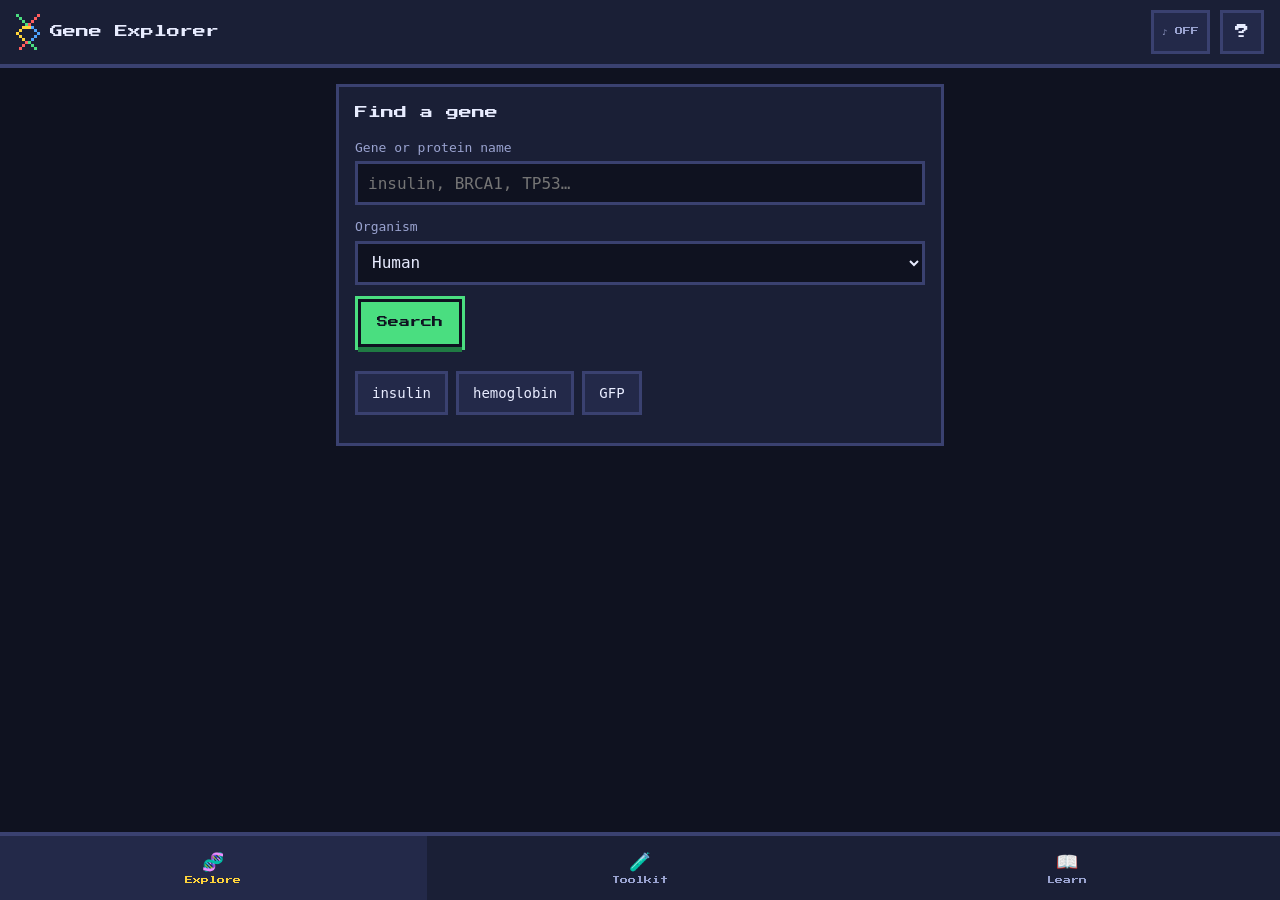
<file: index.html>
<!DOCTYPE html>
<html lang="en">
<head>
  <meta charset="UTF-8">
  <meta name="viewport" content="width=device-width, initial-scale=1, viewport-fit=cover">
  <meta name="theme-color" content="#0f1220">
  <title>Gene Explorer</title>
  <meta name="description" content="Gene lookup, CDS, 3D structures and lab calculators for biotechnology students.">
  <link rel="manifest" href="manifest.json">
  <link rel="icon" href="assets/icons/icon-192.png" type="image/png">
  <link rel="apple-touch-icon" href="assets/icons/icon-180.png">
  <meta name="mobile-web-app-capable" content="yes">
  <meta name="apple-mobile-web-app-capable" content="yes">
  <meta name="apple-mobile-web-app-status-bar-style" content="black">
  <link rel="stylesheet" href="css/style.css">
</head>
<body>

  <header class="top-bar">
    <span id="logo" class="logo-icon" aria-hidden="true"></span>
    <h1 class="pixel">Gene Explorer</h1>
    <button id="sound-btn" class="sound-btn pixel" type="button"></button>
    <a href="#about" class="about-link" aria-label="About this app">?</a>
  </header>

  <main>
    <!-- EXPLORE: search, results list, and the gene card -->
    <section id="screen-explore" class="screen">
      <div id="ex-search-view">
        <div class="panel">
          <h2 class="pixel">Find a gene</h2>
          <form id="ex-form">
            <label for="ex-q">Gene or protein name</label>
            <input class="text-input" id="ex-q" type="search" placeholder="insulin, BRCA1, TP53…" autocomplete="off" autocapitalize="off" spellcheck="false">
            <label for="ex-org">Organism</label>
            <select class="select" id="ex-org" style="width:100%"></select>
            <button class="btn" type="submit" style="margin-top:14px">Search</button>
          </form>
          <div class="chips" id="ex-chips"></div>
        </div>
        <div id="ex-status"></div>
        <div id="ex-results"></div>
      </div>
      <div id="ex-card" hidden></div>
    </section>

    <!-- TOOLKIT: tile grid, or one calculator when a tile is open -->
    <section id="screen-toolkit" class="screen">
      <div id="tool-grid" class="tile-grid"></div>
      <div id="tool-view" hidden></div>
    </section>

    <!-- LEARN: codon table + amino acid cards -->
    <section id="screen-learn" class="screen">
      <div class="segmented" role="tablist">
        <button class="seg-btn active" data-learn="codons">Codons</button>
        <button class="seg-btn" data-learn="amino">Amino acids</button>
        <button class="seg-btn" data-learn="quiz">Quiz</button>
      </div>
      <div id="learn-codons"></div>
      <div id="learn-amino" hidden></div>
      <div id="learn-quiz" hidden></div>
    </section>

    <!-- ABOUT -->
    <section id="screen-about" class="screen">
      <div class="panel">
        <h2 class="pixel">About</h2>
        <p>Gene Explorer is a free pocket app for biotechnology students. It was built by Saad, a final-year BS Biotechnology student at Riphah International University, Faisalabad.</p>
        <p><a href="https://github.com/Saad204-cell" target="_blank" rel="noopener">GitHub: Saad204-cell</a></p>
        <h3>Data sources</h3>
        <ul>
          <li>UniProt: gene and protein facts, protein sequences</li>
          <li>Ensembl: coding sequences</li>
          <li>NCBI: coding sequences when Ensembl has none</li>
          <li>AlphaFold Protein Structure Database: predicted 3D structures</li>
          <li>3Dmol.js: the 3D structure viewer</li>
        </ul>
        <p class="note">Gene lookup needs internet. The Toolkit and Learn tabs use no outside data and work offline once the app has been opened once.</p>
        <h3>Tell me what you think</h3>
        <p>Found a bug, got confused, or want a feature? It takes 2 minutes and is anonymous.</p>
        <a class="btn feedback-link" target="_blank" rel="noopener" hidden>Send feedback</a>
        <h3>Install on your phone</h3>
        <button class="btn" id="install-btn" hidden>Install Gene Explorer</button>
        <p><b>Android (Chrome):</b> tap the Install button above, or the ⋮ menu → "Install app" / "Add to Home screen".</p>
        <p><b>iPhone (Safari):</b> tap the Share button → "Add to Home Screen".</p>
        <h3>Credits</h3>
        <p class="note">Pixel font: Press Start 2P by CodeMan38 (SIL Open Font License).</p>
      </div>
    </section>
  </main>

  <!-- Bottom sheet for the "What does this mean?" explanations -->
  <div id="sheet" class="sheet" hidden>
    <div class="sheet-box">
      <h3 id="sheet-title" class="pixel"></h3>
      <p id="sheet-body"></p>
      <button class="btn secondary" id="sheet-close">Got it</button>
    </div>
  </div>

  <nav class="bottom-nav" aria-label="Main">
    <a href="#explore" data-tab="explore"><span class="nav-icon pixel">🧬</span><span class="pixel">Explore</span></a>
    <a href="#toolkit" data-tab="toolkit"><span class="nav-icon pixel">🧪</span><span class="pixel">Toolkit</span></a>
    <a href="#learn"   data-tab="learn"><span class="nav-icon pixel">📖</span><span class="pixel">Learn</span></a>
  </nav>

  <script src="js/app.js"></script>
  <script src="js/toolkit.js"></script>
  <script src="js/learn.js"></script>
  <script src="js/api.js"></script>
  <script src="js/strand.js"></script>
  <script src="js/structure.js"></script>
  <script src="js/explore.js"></script>
  <script>App.start();</script>
</body>
</html>
</file>
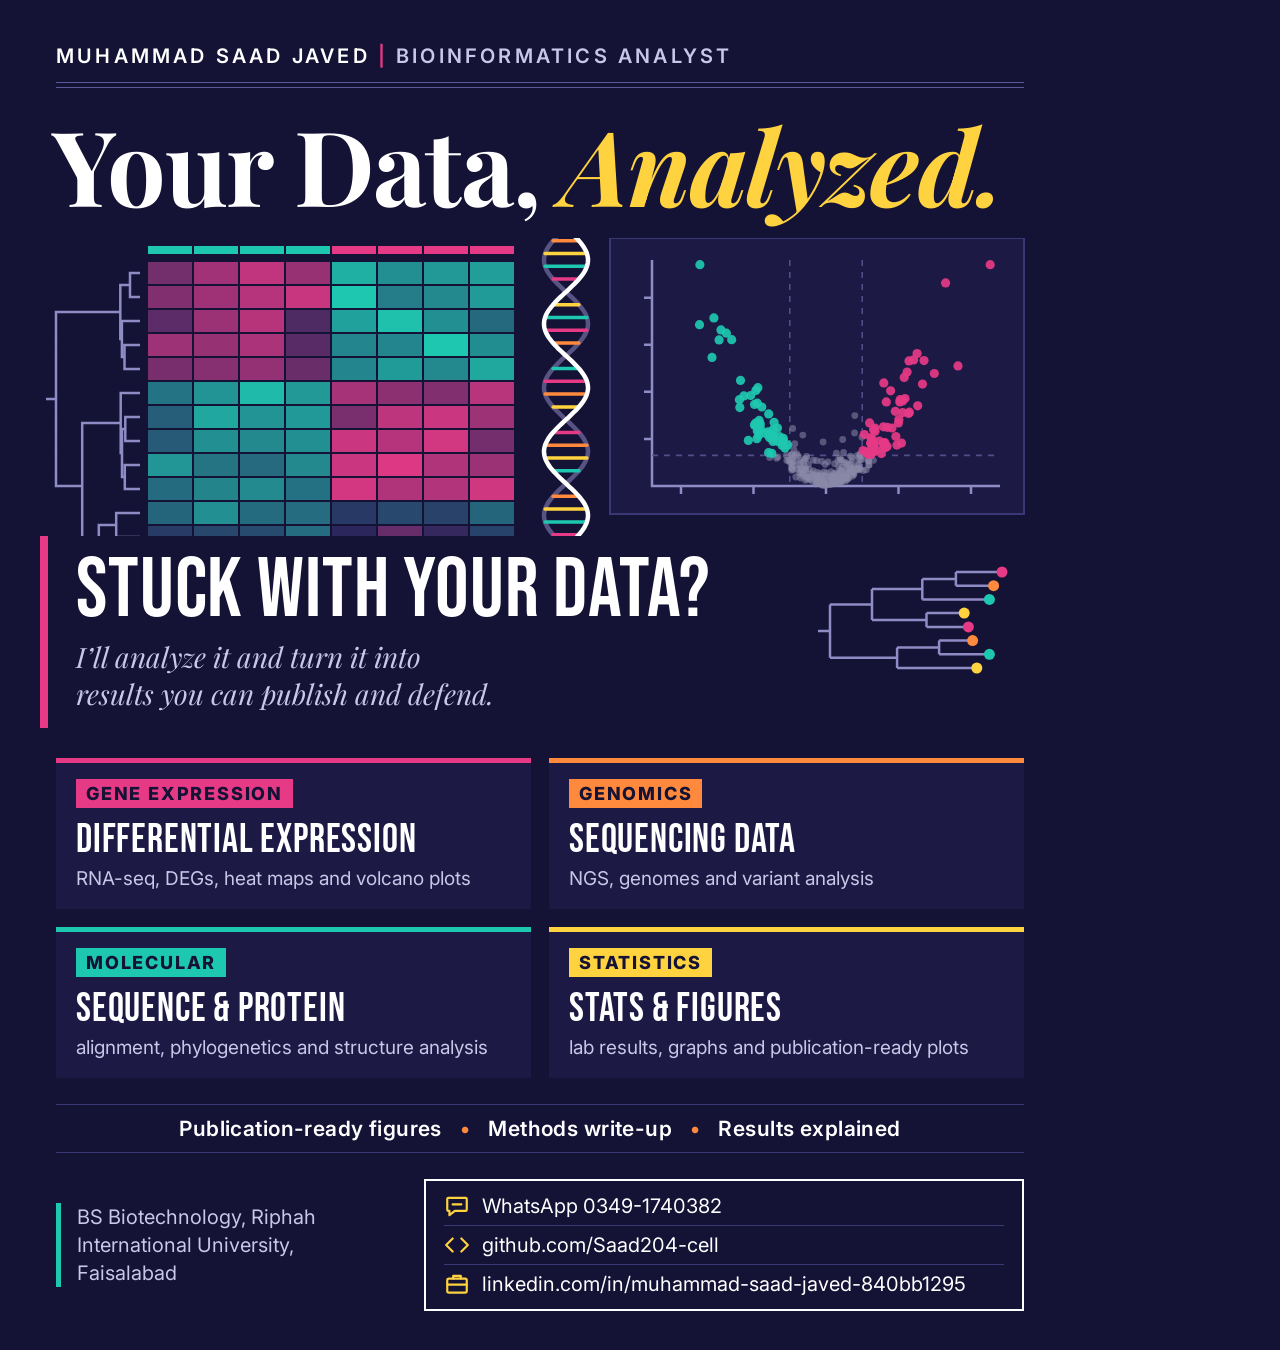
<file: poster/poster-v1-midnight.html>
<!doctype html>
<html lang="en">
<head>
<meta charset="utf-8">
<meta name="viewport" content="width=1080">
<title>Your Data, Analyzed</title>
<link rel="preconnect" href="https://fonts.googleapis.com">
<link rel="preconnect" href="https://fonts.gstatic.com" crossorigin>
<link href="https://fonts.googleapis.com/css2?family=Bebas+Neue&family=Inter:wght@400;600;700;800&family=Playfair+Display:ital,wght@0,700;1,400;1,700&display=swap" rel="stylesheet">
<style>
*{box-sizing:border-box;margin:0;padding:0}
html,body{width:1080px;height:1350px;overflow:hidden}
.poster{position:relative;width:1080px;height:1350px;overflow:hidden}
.ic{flex:none;display:block}

body{background:#141235}
.poster{background:#141235;color:#FFFFFF;font-family:Inter,sans-serif;padding:44px 56px 0}
.mast{display:flex;justify-content:space-between;align-items:baseline;font-size:20px;font-weight:600;letter-spacing:.16em}
.mast .sep{color:#E63986;padding:0 .4em}
.mast .rt{color:#C9C6E8}
.rule{height:0;border-top:1.5px solid #5D5A99;margin-top:14px}
.rule2{height:0;border-top:1.5px solid #5D5A99;margin-top:4px}
h1{font-family:'Playfair Display',serif;font-weight:700;font-size:104px;line-height:1;letter-spacing:-.015em;margin:24px 0 22px -4px}
h1 em{font-style:italic;color:#FFD23F}
.hero{position:relative;height:490px;margin:0 -56px}
.art{position:absolute;left:0;top:0}
.cover{position:absolute;left:40px;bottom:0;width:740px;background:#141235;padding:16px 24px 16px 28px;border-left:8px solid #E63986}
.cover h2{font-family:'Bebas Neue',sans-serif;font-weight:400;font-size:84px;line-height:.92;letter-spacing:.01em;white-space:nowrap}
.cover p{font-family:'Playfair Display',serif;font-style:italic;font-size:28px;line-height:1.3;color:#C9C6E8;margin-top:10px;text-wrap:balance}
.services{display:grid;grid-template-columns:1fr 1fr;gap:18px;margin-top:30px}
.card{background:#1C1A45;border-top:5px solid var(--c);padding:16px 20px 18px}
.tag{display:inline-block;color:#141235;font-size:18px;font-weight:800;letter-spacing:.1em;padding:4px 10px 3px;line-height:1.2}
.card h3{font-family:'Bebas Neue',sans-serif;font-weight:400;font-size:40px;line-height:1;letter-spacing:.02em;margin-top:12px}
.card p{font-size:19px;line-height:1.35;color:#C9C6E8;margin-top:6px}
.strip{display:flex;justify-content:center;gap:18px;align-items:center;margin-top:26px;padding:11px 0;border-top:1.5px solid #3A3775;border-bottom:1.5px solid #3A3775;font-size:21px;font-weight:600;letter-spacing:.02em}
.strip .dot{color:#FF8A3D}
footer{display:flex;justify-content:space-between;align-items:center;margin-top:26px}
.affil{width:330px;font-size:20px;line-height:1.4;color:#C9C6E8;border-left:5px solid #1EC8B0;padding-left:16px}
.issue{border:2px solid #FFFFFF;padding:6px 18px;width:600px}
.issue ul{list-style:none}
.issue li{display:flex;align-items:center;gap:12px;font-size:20px;line-height:1.25;padding:6px 0;white-space:nowrap}
.issue li+li{border-top:1px solid #3A3775}

</style>
</head>
<body>
<div class="poster">
  <header class="mast"><span>MUHAMMAD SAAD JAVED<span class="sep">|</span><span class="rt">BIOINFORMATICS ANALYST</span></span></header>
  <div class="rule"></div><div class="rule2"></div>
  <h1>Your Data, <em>Analyzed.</em></h1>
  <section class="hero">
    <svg class="art" width="1080" height="440" viewBox="0 0 1080 440" aria-hidden="true">
  <rect x="610" y="0" width="414" height="276" fill="#1C1A45"/>
  <rect x="610" y="0" width="414" height="276" fill="none" stroke="#3A3775" stroke-width="2"/>
  <path d="M652.0 22.0V248.0H1000.0" fill="none" stroke="#8F8BC4" stroke-width="2.5"/>
<path d="M681.0 248.0v8 M753.5 248.0v8 M826.0 248.0v8 M898.5 248.0v8 M971.0 248.0v8 M652.0 200.9h-8 M652.0 153.8h-8 M652.0 106.8h-8 M652.0 59.7h-8" stroke="#8F8BC4" stroke-width="2.5"/>
<path d="M789.8 22.0V248.0M862.2 22.0V248.0M652.0 217.4H1000.0" stroke="#5D5A99" stroke-width="1.6" stroke-dasharray="6 6" opacity=".8"/>
<circle cx="822.7" cy="247.4" r="3.3999999999999995" fill="#8B88A8" opacity="0.55"/>
<circle cx="836.2" cy="244.4" r="3.3999999999999995" fill="#8B88A8" opacity="0.55"/>
<circle cx="852.2" cy="223.6" r="3.3999999999999995" fill="#8B88A8" opacity="0.55"/>
<circle cx="796.8" cy="215.9" r="3.3999999999999995" fill="#8B88A8" opacity="0.55"/>
<circle cx="793.2" cy="222.8" r="3.3999999999999995" fill="#8B88A8" opacity="0.55"/>
<circle cx="860.3" cy="216.5" r="3.3999999999999995" fill="#8B88A8" opacity="0.55"/>
<circle cx="788.9" cy="222.4" r="3.3999999999999995" fill="#8B88A8" opacity="0.55"/>
<circle cx="843.5" cy="240.0" r="3.3999999999999995" fill="#8B88A8" opacity="0.55"/>
<circle cx="846.8" cy="236.1" r="3.3999999999999995" fill="#8B88A8" opacity="0.55"/>
<circle cx="851.4" cy="231.4" r="3.3999999999999995" fill="#8B88A8" opacity="0.55"/>
<circle cx="850.6" cy="226.2" r="3.3999999999999995" fill="#8B88A8" opacity="0.55"/>
<circle cx="835.2" cy="239.6" r="3.3999999999999995" fill="#8B88A8" opacity="0.55"/>
<circle cx="833.9" cy="235.7" r="3.3999999999999995" fill="#8B88A8" opacity="0.55"/>
<circle cx="818.5" cy="238.2" r="3.3999999999999995" fill="#8B88A8" opacity="0.55"/>
<circle cx="792.1" cy="216.7" r="3.3999999999999995" fill="#8B88A8" opacity="0.55"/>
<circle cx="831.7" cy="238.9" r="3.3999999999999995" fill="#8B88A8" opacity="0.55"/>
<circle cx="804.8" cy="221.0" r="3.3999999999999995" fill="#8B88A8" opacity="0.55"/>
<circle cx="854.0" cy="235.7" r="3.3999999999999995" fill="#8B88A8" opacity="0.55"/>
<circle cx="840.0" cy="219.8" r="3.3999999999999995" fill="#8B88A8" opacity="0.55"/>
<circle cx="840.3" cy="222.1" r="3.3999999999999995" fill="#8B88A8" opacity="0.55"/>
<circle cx="830.2" cy="242.3" r="3.3999999999999995" fill="#8B88A8" opacity="0.55"/>
<circle cx="805.7" cy="231.7" r="3.3999999999999995" fill="#8B88A8" opacity="0.55"/>
<circle cx="818.5" cy="243.1" r="3.3999999999999995" fill="#8B88A8" opacity="0.55"/>
<circle cx="803.5" cy="231.4" r="3.3999999999999995" fill="#8B88A8" opacity="0.55"/>
<circle cx="843.6" cy="214.5" r="3.3999999999999995" fill="#8B88A8" opacity="0.55"/>
<circle cx="826.6" cy="235.1" r="3.3999999999999995" fill="#8B88A8" opacity="0.55"/>
<circle cx="852.3" cy="238.2" r="3.3999999999999995" fill="#8B88A8" opacity="0.55"/>
<circle cx="791.4" cy="216.6" r="3.3999999999999995" fill="#8B88A8" opacity="0.55"/>
<circle cx="792.7" cy="190.4" r="3.3999999999999995" fill="#8B88A8" opacity="0.55"/>
<circle cx="817.1" cy="243.6" r="3.3999999999999995" fill="#8B88A8" opacity="0.55"/>
<circle cx="800.5" cy="240.0" r="3.3999999999999995" fill="#8B88A8" opacity="0.55"/>
<circle cx="839.2" cy="244.2" r="3.3999999999999995" fill="#8B88A8" opacity="0.55"/>
<circle cx="800.0" cy="230.1" r="3.3999999999999995" fill="#8B88A8" opacity="0.55"/>
<circle cx="828.0" cy="223.8" r="3.3999999999999995" fill="#8B88A8" opacity="0.55"/>
<circle cx="826.4" cy="238.9" r="3.3999999999999995" fill="#8B88A8" opacity="0.55"/>
<circle cx="847.7" cy="240.8" r="3.3999999999999995" fill="#8B88A8" opacity="0.55"/>
<circle cx="850.6" cy="232.2" r="3.3999999999999995" fill="#8B88A8" opacity="0.55"/>
<circle cx="839.6" cy="242.2" r="3.3999999999999995" fill="#8B88A8" opacity="0.55"/>
<circle cx="871.2" cy="217.7" r="3.3999999999999995" fill="#8B88A8" opacity="0.55"/>
<circle cx="847.2" cy="231.2" r="3.3999999999999995" fill="#8B88A8" opacity="0.55"/>
<circle cx="837.8" cy="236.5" r="3.3999999999999995" fill="#8B88A8" opacity="0.55"/>
<circle cx="869.0" cy="226.7" r="3.3999999999999995" fill="#8B88A8" opacity="0.55"/>
<circle cx="833.3" cy="243.6" r="3.3999999999999995" fill="#8B88A8" opacity="0.55"/>
<circle cx="841.2" cy="239.8" r="3.3999999999999995" fill="#8B88A8" opacity="0.55"/>
<circle cx="820.3" cy="239.2" r="3.3999999999999995" fill="#8B88A8" opacity="0.55"/>
<circle cx="854.6" cy="194.9" r="3.3999999999999995" fill="#8B88A8" opacity="0.55"/>
<circle cx="861.9" cy="199.2" r="3.3999999999999995" fill="#8B88A8" opacity="0.55"/>
<circle cx="803.1" cy="235.9" r="3.3999999999999995" fill="#8B88A8" opacity="0.55"/>
<circle cx="776.6" cy="220.2" r="3.3999999999999995" fill="#8B88A8" opacity="0.55"/>
<circle cx="842.6" cy="239.0" r="3.3999999999999995" fill="#8B88A8" opacity="0.55"/>
<circle cx="802.6" cy="235.2" r="3.3999999999999995" fill="#8B88A8" opacity="0.55"/>
<circle cx="857.6" cy="231.0" r="3.3999999999999995" fill="#8B88A8" opacity="0.55"/>
<circle cx="805.4" cy="242.3" r="3.3999999999999995" fill="#8B88A8" opacity="0.55"/>
<circle cx="820.4" cy="243.5" r="3.3999999999999995" fill="#8B88A8" opacity="0.55"/>
<circle cx="830.1" cy="246.7" r="3.3999999999999995" fill="#8B88A8" opacity="0.55"/>
<circle cx="834.7" cy="225.7" r="3.3999999999999995" fill="#8B88A8" opacity="0.55"/>
<circle cx="794.4" cy="223.4" r="3.3999999999999995" fill="#8B88A8" opacity="0.55"/>
<circle cx="863.4" cy="232.5" r="3.3999999999999995" fill="#8B88A8" opacity="0.55"/>
<circle cx="824.9" cy="247.0" r="3.3999999999999995" fill="#8B88A8" opacity="0.55"/>
<circle cx="814.0" cy="237.2" r="3.3999999999999995" fill="#8B88A8" opacity="0.55"/>
<circle cx="832.8" cy="238.2" r="3.3999999999999995" fill="#8B88A8" opacity="0.55"/>
<circle cx="846.2" cy="238.3" r="3.3999999999999995" fill="#8B88A8" opacity="0.55"/>
<circle cx="806.6" cy="218.5" r="3.3999999999999995" fill="#8B88A8" opacity="0.55"/>
<circle cx="839.7" cy="243.4" r="3.3999999999999995" fill="#8B88A8" opacity="0.55"/>
<circle cx="851.9" cy="233.6" r="3.3999999999999995" fill="#8B88A8" opacity="0.55"/>
<circle cx="786.9" cy="222.4" r="3.3999999999999995" fill="#8B88A8" opacity="0.55"/>
<circle cx="816.0" cy="244.7" r="3.3999999999999995" fill="#8B88A8" opacity="0.55"/>
<circle cx="816.4" cy="243.5" r="3.3999999999999995" fill="#8B88A8" opacity="0.55"/>
<circle cx="810.0" cy="239.2" r="3.3999999999999995" fill="#8B88A8" opacity="0.55"/>
<circle cx="807.1" cy="238.9" r="3.3999999999999995" fill="#8B88A8" opacity="0.55"/>
<circle cx="857.7" cy="231.1" r="3.3999999999999995" fill="#8B88A8" opacity="0.55"/>
<circle cx="868.6" cy="223.1" r="3.3999999999999995" fill="#8B88A8" opacity="0.55"/>
<circle cx="858.3" cy="226.2" r="3.3999999999999995" fill="#8B88A8" opacity="0.55"/>
<circle cx="873.5" cy="222.3" r="3.3999999999999995" fill="#8B88A8" opacity="0.55"/>
<circle cx="808.4" cy="226.3" r="3.3999999999999995" fill="#8B88A8" opacity="0.55"/>
<circle cx="859.5" cy="229.9" r="3.3999999999999995" fill="#8B88A8" opacity="0.55"/>
<circle cx="862.4" cy="217.9" r="3.3999999999999995" fill="#8B88A8" opacity="0.55"/>
<circle cx="797.9" cy="217.6" r="3.3999999999999995" fill="#8B88A8" opacity="0.55"/>
<circle cx="853.5" cy="229.1" r="3.3999999999999995" fill="#8B88A8" opacity="0.55"/>
<circle cx="842.7" cy="201.5" r="3.3999999999999995" fill="#8B88A8" opacity="0.55"/>
<circle cx="800.5" cy="224.3" r="3.3999999999999995" fill="#8B88A8" opacity="0.55"/>
<circle cx="848.8" cy="229.5" r="3.3999999999999995" fill="#8B88A8" opacity="0.55"/>
<circle cx="825.3" cy="237.7" r="3.3999999999999995" fill="#8B88A8" opacity="0.55"/>
<circle cx="841.8" cy="233.6" r="3.3999999999999995" fill="#8B88A8" opacity="0.55"/>
<circle cx="853.3" cy="234.2" r="3.3999999999999995" fill="#8B88A8" opacity="0.55"/>
<circle cx="806.4" cy="220.5" r="3.3999999999999995" fill="#8B88A8" opacity="0.55"/>
<circle cx="794.8" cy="217.7" r="3.3999999999999995" fill="#8B88A8" opacity="0.55"/>
<circle cx="837.9" cy="242.4" r="3.3999999999999995" fill="#8B88A8" opacity="0.55"/>
<circle cx="854.8" cy="177.6" r="3.3999999999999995" fill="#8B88A8" opacity="0.55"/>
<circle cx="833.5" cy="243.8" r="3.3999999999999995" fill="#8B88A8" opacity="0.55"/>
<circle cx="828.0" cy="246.4" r="3.3999999999999995" fill="#8B88A8" opacity="0.55"/>
<circle cx="847.3" cy="239.5" r="3.3999999999999995" fill="#8B88A8" opacity="0.55"/>
<circle cx="816.4" cy="238.1" r="3.3999999999999995" fill="#8B88A8" opacity="0.55"/>
<circle cx="832.7" cy="238.4" r="3.3999999999999995" fill="#8B88A8" opacity="0.55"/>
<circle cx="839.3" cy="237.5" r="3.3999999999999995" fill="#8B88A8" opacity="0.55"/>
<circle cx="850.5" cy="218.2" r="3.3999999999999995" fill="#8B88A8" opacity="0.55"/>
<circle cx="793.9" cy="212.0" r="3.3999999999999995" fill="#8B88A8" opacity="0.55"/>
<circle cx="841.2" cy="243.5" r="3.3999999999999995" fill="#8B88A8" opacity="0.55"/>
<circle cx="813.2" cy="237.5" r="3.3999999999999995" fill="#8B88A8" opacity="0.55"/>
<circle cx="841.5" cy="222.0" r="3.3999999999999995" fill="#8B88A8" opacity="0.55"/>
<circle cx="804.2" cy="227.7" r="3.3999999999999995" fill="#8B88A8" opacity="0.55"/>
<circle cx="838.6" cy="228.7" r="3.3999999999999995" fill="#8B88A8" opacity="0.55"/>
<circle cx="795.8" cy="239.0" r="3.3999999999999995" fill="#8B88A8" opacity="0.55"/>
<circle cx="838.5" cy="235.0" r="3.3999999999999995" fill="#8B88A8" opacity="0.55"/>
<circle cx="802.8" cy="197.1" r="3.3999999999999995" fill="#8B88A8" opacity="0.55"/>
<circle cx="815.9" cy="246.0" r="3.3999999999999995" fill="#8B88A8" opacity="0.55"/>
<circle cx="809.2" cy="231.1" r="3.3999999999999995" fill="#8B88A8" opacity="0.55"/>
<circle cx="832.9" cy="237.3" r="3.3999999999999995" fill="#8B88A8" opacity="0.55"/>
<circle cx="844.0" cy="232.4" r="3.3999999999999995" fill="#8B88A8" opacity="0.55"/>
<circle cx="841.3" cy="244.4" r="3.3999999999999995" fill="#8B88A8" opacity="0.55"/>
<circle cx="811.9" cy="235.3" r="3.3999999999999995" fill="#8B88A8" opacity="0.55"/>
<circle cx="834.7" cy="239.3" r="3.3999999999999995" fill="#8B88A8" opacity="0.55"/>
<circle cx="846.8" cy="235.2" r="3.3999999999999995" fill="#8B88A8" opacity="0.55"/>
<circle cx="824.3" cy="234.0" r="3.3999999999999995" fill="#8B88A8" opacity="0.55"/>
<circle cx="794.1" cy="227.4" r="3.3999999999999995" fill="#8B88A8" opacity="0.55"/>
<circle cx="833.9" cy="242.0" r="3.3999999999999995" fill="#8B88A8" opacity="0.55"/>
<circle cx="791.3" cy="229.6" r="3.3999999999999995" fill="#8B88A8" opacity="0.55"/>
<circle cx="824.4" cy="244.3" r="3.3999999999999995" fill="#8B88A8" opacity="0.55"/>
<circle cx="824.0" cy="242.1" r="3.3999999999999995" fill="#8B88A8" opacity="0.55"/>
<circle cx="831.9" cy="240.9" r="3.3999999999999995" fill="#8B88A8" opacity="0.55"/>
<circle cx="791.7" cy="232.2" r="3.3999999999999995" fill="#8B88A8" opacity="0.55"/>
<circle cx="835.6" cy="234.8" r="3.3999999999999995" fill="#8B88A8" opacity="0.55"/>
<circle cx="819.6" cy="241.0" r="3.3999999999999995" fill="#8B88A8" opacity="0.55"/>
<circle cx="786.3" cy="217.4" r="3.3999999999999995" fill="#8B88A8" opacity="0.55"/>
<circle cx="854.2" cy="230.3" r="3.3999999999999995" fill="#8B88A8" opacity="0.55"/>
<circle cx="818.1" cy="237.6" r="3.3999999999999995" fill="#8B88A8" opacity="0.55"/>
<circle cx="868.2" cy="222.9" r="3.3999999999999995" fill="#8B88A8" opacity="0.55"/>
<circle cx="866.3" cy="231.8" r="3.3999999999999995" fill="#8B88A8" opacity="0.55"/>
<circle cx="834.5" cy="239.5" r="3.3999999999999995" fill="#8B88A8" opacity="0.55"/>
<circle cx="824.2" cy="246.1" r="3.3999999999999995" fill="#8B88A8" opacity="0.55"/>
<circle cx="841.4" cy="233.3" r="3.3999999999999995" fill="#8B88A8" opacity="0.55"/>
<circle cx="850.2" cy="232.3" r="3.3999999999999995" fill="#8B88A8" opacity="0.55"/>
<circle cx="810.1" cy="240.9" r="3.3999999999999995" fill="#8B88A8" opacity="0.55"/>
<circle cx="834.7" cy="244.8" r="3.3999999999999995" fill="#8B88A8" opacity="0.55"/>
<circle cx="822.5" cy="244.9" r="3.3999999999999995" fill="#8B88A8" opacity="0.55"/>
<circle cx="790.1" cy="224.6" r="3.3999999999999995" fill="#8B88A8" opacity="0.55"/>
<circle cx="800.4" cy="221.8" r="3.3999999999999995" fill="#8B88A8" opacity="0.55"/>
<circle cx="797.2" cy="230.8" r="3.3999999999999995" fill="#8B88A8" opacity="0.55"/>
<circle cx="851.7" cy="231.5" r="3.3999999999999995" fill="#8B88A8" opacity="0.55"/>
<circle cx="816.3" cy="238.2" r="3.3999999999999995" fill="#8B88A8" opacity="0.55"/>
<circle cx="845.8" cy="237.2" r="3.3999999999999995" fill="#8B88A8" opacity="0.55"/>
<circle cx="842.8" cy="238.8" r="3.3999999999999995" fill="#8B88A8" opacity="0.55"/>
<circle cx="815.4" cy="241.7" r="3.3999999999999995" fill="#8B88A8" opacity="0.55"/>
<circle cx="850.1" cy="231.1" r="3.3999999999999995" fill="#8B88A8" opacity="0.55"/>
<circle cx="851.8" cy="230.5" r="3.3999999999999995" fill="#8B88A8" opacity="0.55"/>
<circle cx="827.3" cy="243.4" r="3.3999999999999995" fill="#8B88A8" opacity="0.55"/>
<circle cx="820.3" cy="235.4" r="3.3999999999999995" fill="#8B88A8" opacity="0.55"/>
<circle cx="836.0" cy="243.2" r="3.3999999999999995" fill="#8B88A8" opacity="0.55"/>
<circle cx="846.3" cy="241.6" r="3.3999999999999995" fill="#8B88A8" opacity="0.55"/>
<circle cx="805.8" cy="232.2" r="3.3999999999999995" fill="#8B88A8" opacity="0.55"/>
<circle cx="841.9" cy="228.9" r="3.3999999999999995" fill="#8B88A8" opacity="0.55"/>
<circle cx="846.8" cy="238.2" r="3.3999999999999995" fill="#8B88A8" opacity="0.55"/>
<circle cx="820.7" cy="237.2" r="3.3999999999999995" fill="#8B88A8" opacity="0.55"/>
<circle cx="840.4" cy="231.7" r="3.3999999999999995" fill="#8B88A8" opacity="0.55"/>
<circle cx="825.4" cy="247.6" r="3.3999999999999995" fill="#8B88A8" opacity="0.55"/>
<circle cx="860.4" cy="221.6" r="3.3999999999999995" fill="#8B88A8" opacity="0.55"/>
<circle cx="848.7" cy="240.3" r="3.3999999999999995" fill="#8B88A8" opacity="0.55"/>
<circle cx="801.2" cy="230.2" r="3.3999999999999995" fill="#8B88A8" opacity="0.55"/>
<circle cx="799.4" cy="227.0" r="3.3999999999999995" fill="#8B88A8" opacity="0.55"/>
<circle cx="821.4" cy="246.0" r="3.3999999999999995" fill="#8B88A8" opacity="0.55"/>
<circle cx="843.8" cy="224.9" r="3.3999999999999995" fill="#8B88A8" opacity="0.55"/>
<circle cx="800.4" cy="235.1" r="3.3999999999999995" fill="#8B88A8" opacity="0.55"/>
<circle cx="792.1" cy="230.6" r="3.3999999999999995" fill="#8B88A8" opacity="0.55"/>
<circle cx="831.4" cy="245.9" r="3.3999999999999995" fill="#8B88A8" opacity="0.55"/>
<circle cx="837.6" cy="245.1" r="3.3999999999999995" fill="#8B88A8" opacity="0.55"/>
<circle cx="853.8" cy="233.7" r="3.3999999999999995" fill="#8B88A8" opacity="0.55"/>
<circle cx="799.1" cy="234.6" r="3.3999999999999995" fill="#8B88A8" opacity="0.55"/>
<circle cx="821.7" cy="223.3" r="3.3999999999999995" fill="#8B88A8" opacity="0.55"/>
<circle cx="845.9" cy="239.5" r="3.3999999999999995" fill="#8B88A8" opacity="0.55"/>
<circle cx="801.5" cy="233.2" r="3.3999999999999995" fill="#8B88A8" opacity="0.55"/>
<circle cx="845.5" cy="224.3" r="3.3999999999999995" fill="#8B88A8" opacity="0.55"/>
<circle cx="803.7" cy="236.5" r="3.3999999999999995" fill="#8B88A8" opacity="0.55"/>
<circle cx="842.5" cy="236.9" r="3.3999999999999995" fill="#8B88A8" opacity="0.55"/>
<circle cx="842.0" cy="238.1" r="3.3999999999999995" fill="#8B88A8" opacity="0.55"/>
<circle cx="845.6" cy="242.9" r="3.3999999999999995" fill="#8B88A8" opacity="0.55"/>
<circle cx="842.9" cy="242.6" r="3.3999999999999995" fill="#8B88A8" opacity="0.55"/>
<circle cx="792.0" cy="226.6" r="3.3999999999999995" fill="#8B88A8" opacity="0.55"/>
<circle cx="850.6" cy="234.4" r="3.3999999999999995" fill="#8B88A8" opacity="0.55"/>
<circle cx="816.6" cy="222.7" r="3.3999999999999995" fill="#8B88A8" opacity="0.55"/>
<circle cx="789.2" cy="222.5" r="3.3999999999999995" fill="#8B88A8" opacity="0.55"/>
<circle cx="824.3" cy="242.4" r="3.3999999999999995" fill="#8B88A8" opacity="0.55"/>
<circle cx="815.7" cy="239.2" r="3.3999999999999995" fill="#8B88A8" opacity="0.55"/>
<circle cx="860.1" cy="231.4" r="3.3999999999999995" fill="#8B88A8" opacity="0.55"/>
<circle cx="824.1" cy="245.1" r="3.3999999999999995" fill="#8B88A8" opacity="0.55"/>
<circle cx="802.0" cy="238.1" r="3.3999999999999995" fill="#8B88A8" opacity="0.55"/>
<circle cx="853.5" cy="236.9" r="3.3999999999999995" fill="#8B88A8" opacity="0.55"/>
<circle cx="821.0" cy="239.9" r="3.3999999999999995" fill="#8B88A8" opacity="0.55"/>
<circle cx="807.0" cy="238.2" r="3.3999999999999995" fill="#8B88A8" opacity="0.55"/>
<circle cx="813.3" cy="222.2" r="3.3999999999999995" fill="#8B88A8" opacity="0.55"/>
<circle cx="868.9" cy="227.3" r="3.3999999999999995" fill="#8B88A8" opacity="0.55"/>
<circle cx="831.1" cy="233.7" r="3.3999999999999995" fill="#8B88A8" opacity="0.55"/>
<circle cx="824.2" cy="237.6" r="3.3999999999999995" fill="#8B88A8" opacity="0.55"/>
<circle cx="833.5" cy="240.5" r="3.3999999999999995" fill="#8B88A8" opacity="0.55"/>
<circle cx="831.4" cy="240.8" r="3.3999999999999995" fill="#8B88A8" opacity="0.55"/>
<circle cx="822.5" cy="244.4" r="3.3999999999999995" fill="#8B88A8" opacity="0.55"/>
<circle cx="859.9" cy="216.2" r="3.3999999999999995" fill="#8B88A8" opacity="0.55"/>
<circle cx="794.8" cy="205.7" r="3.3999999999999995" fill="#8B88A8" opacity="0.55"/>
<circle cx="803.6" cy="224.0" r="3.3999999999999995" fill="#8B88A8" opacity="0.55"/>
<circle cx="817.9" cy="240.5" r="3.3999999999999995" fill="#8B88A8" opacity="0.55"/>
<circle cx="848.3" cy="225.7" r="3.3999999999999995" fill="#8B88A8" opacity="0.55"/>
<circle cx="791.9" cy="225.4" r="3.3999999999999995" fill="#8B88A8" opacity="0.55"/>
<circle cx="813.4" cy="232.9" r="3.3999999999999995" fill="#8B88A8" opacity="0.55"/>
<circle cx="810.2" cy="236.1" r="3.3999999999999995" fill="#8B88A8" opacity="0.55"/>
<circle cx="806.2" cy="239.1" r="3.3999999999999995" fill="#8B88A8" opacity="0.55"/>
<circle cx="832.7" cy="241.1" r="3.3999999999999995" fill="#8B88A8" opacity="0.55"/>
<circle cx="805.3" cy="230.3" r="3.3999999999999995" fill="#8B88A8" opacity="0.55"/>
<circle cx="792.5" cy="219.7" r="3.3999999999999995" fill="#8B88A8" opacity="0.55"/>
<circle cx="846.4" cy="226.4" r="3.3999999999999995" fill="#8B88A8" opacity="0.55"/>
<circle cx="809.5" cy="241.5" r="3.3999999999999995" fill="#8B88A8" opacity="0.55"/>
<circle cx="812.0" cy="243.0" r="3.3999999999999995" fill="#8B88A8" opacity="0.55"/>
<circle cx="838.0" cy="222.5" r="3.3999999999999995" fill="#8B88A8" opacity="0.55"/>
<circle cx="817.3" cy="234.4" r="3.3999999999999995" fill="#8B88A8" opacity="0.55"/>
<circle cx="851.9" cy="219.6" r="3.3999999999999995" fill="#8B88A8" opacity="0.55"/>
<circle cx="825.2" cy="226.3" r="3.3999999999999995" fill="#8B88A8" opacity="0.55"/>
<circle cx="777.9" cy="219.0" r="3.3999999999999995" fill="#8B88A8" opacity="0.55"/>
<circle cx="858.6" cy="220.4" r="3.3999999999999995" fill="#8B88A8" opacity="0.55"/>
<circle cx="832.4" cy="245.6" r="3.3999999999999995" fill="#8B88A8" opacity="0.55"/>
<circle cx="817.2" cy="244.7" r="3.3999999999999995" fill="#8B88A8" opacity="0.55"/>
<circle cx="858.3" cy="231.9" r="3.3999999999999995" fill="#8B88A8" opacity="0.55"/>
<circle cx="793.0" cy="231.7" r="3.3999999999999995" fill="#8B88A8" opacity="0.55"/>
<circle cx="857.0" cy="217.6" r="3.3999999999999995" fill="#8B88A8" opacity="0.55"/>
<circle cx="858.7" cy="226.8" r="3.3999999999999995" fill="#8B88A8" opacity="0.55"/>
<circle cx="868.4" cy="222.1" r="3.3999999999999995" fill="#8B88A8" opacity="0.55"/>
<circle cx="836.4" cy="215.2" r="3.3999999999999995" fill="#8B88A8" opacity="0.55"/>
<circle cx="823.1" cy="204.0" r="3.3999999999999995" fill="#8B88A8" opacity="0.55"/>
<circle cx="861.7" cy="221.6" r="3.3999999999999995" fill="#8B88A8" opacity="0.55"/>
<circle cx="830.2" cy="237.9" r="3.3999999999999995" fill="#8B88A8" opacity="0.55"/>
<circle cx="769.7" cy="219.4" r="3.3999999999999995" fill="#8B88A8" opacity="0.55"/>
<circle cx="807.0" cy="240.9" r="3.3999999999999995" fill="#8B88A8" opacity="0.55"/>
<circle cx="821.2" cy="246.6" r="3.3999999999999995" fill="#8B88A8" opacity="0.55"/>
<circle cx="840.5" cy="239.0" r="3.3999999999999995" fill="#8B88A8" opacity="0.55"/>
<circle cx="757.9" cy="149.7" r="4.6" fill="#1EC8B0" opacity=".92"/>
<circle cx="765.8" cy="195.6" r="4.6" fill="#1EC8B0" opacity=".92"/>
<circle cx="777.5" cy="190.0" r="4.6" fill="#1EC8B0" opacity=".92"/>
<circle cx="787.7" cy="206.9" r="4.6" fill="#1EC8B0" opacity=".92"/>
<circle cx="773.1" cy="203.4" r="4.6" fill="#1EC8B0" opacity=".92"/>
<circle cx="755.5" cy="185.2" r="4.6" fill="#1EC8B0" opacity=".92"/>
<circle cx="756.9" cy="200.7" r="4.6" fill="#1EC8B0" opacity=".92"/>
<circle cx="760.3" cy="186.1" r="4.6" fill="#1EC8B0" opacity=".92"/>
<circle cx="783.3" cy="200.3" r="4.6" fill="#1EC8B0" opacity=".92"/>
<circle cx="721.0" cy="91.9" r="4.6" fill="#1EC8B0" opacity=".92"/>
<circle cx="779.3" cy="198.5" r="4.6" fill="#1EC8B0" opacity=".92"/>
<circle cx="759.2" cy="182.4" r="4.6" fill="#1EC8B0" opacity=".92"/>
<circle cx="757.3" cy="165.2" r="4.6" fill="#1EC8B0" opacity=".92"/>
<circle cx="783.3" cy="202.8" r="4.6" fill="#1EC8B0" opacity=".92"/>
<circle cx="739.4" cy="161.7" r="4.6" fill="#1EC8B0" opacity=".92"/>
<circle cx="759.1" cy="192.7" r="4.6" fill="#1EC8B0" opacity=".92"/>
<circle cx="769.4" cy="199.6" r="4.6" fill="#1EC8B0" opacity=".92"/>
<circle cx="771.9" cy="215.4" r="4.6" fill="#1EC8B0" opacity=".92"/>
<circle cx="773.1" cy="199.2" r="4.6" fill="#1EC8B0" opacity=".92"/>
<circle cx="739.8" cy="169.6" r="4.6" fill="#1EC8B0" opacity=".92"/>
<circle cx="778.1" cy="203.5" r="4.6" fill="#1EC8B0" opacity=".92"/>
<circle cx="754.5" cy="166.4" r="4.6" fill="#1EC8B0" opacity=".92"/>
<circle cx="754.4" cy="187.1" r="4.6" fill="#1EC8B0" opacity=".92"/>
<circle cx="774.1" cy="184.3" r="4.6" fill="#1EC8B0" opacity=".92"/>
<circle cx="768.1" cy="193.8" r="4.6" fill="#1EC8B0" opacity=".92"/>
<circle cx="743.9" cy="157.9" r="4.6" fill="#1EC8B0" opacity=".92"/>
<circle cx="773.8" cy="197.6" r="4.6" fill="#1EC8B0" opacity=".92"/>
<circle cx="785.0" cy="210.1" r="4.6" fill="#1EC8B0" opacity=".92"/>
<circle cx="699.9" cy="26.7" r="4.6" fill="#1EC8B0" opacity=".92"/>
<circle cx="699.5" cy="86.7" r="4.6" fill="#1EC8B0" opacity=".92"/>
<circle cx="713.9" cy="79.9" r="4.6" fill="#1EC8B0" opacity=".92"/>
<circle cx="773.4" cy="191.3" r="4.6" fill="#1EC8B0" opacity=".92"/>
<circle cx="726.4" cy="95.2" r="4.6" fill="#1EC8B0" opacity=".92"/>
<circle cx="758.0" cy="185.0" r="4.6" fill="#1EC8B0" opacity=".92"/>
<circle cx="768.6" cy="214.7" r="4.6" fill="#1EC8B0" opacity=".92"/>
<circle cx="719.1" cy="101.9" r="4.6" fill="#1EC8B0" opacity=".92"/>
<circle cx="758.8" cy="197.3" r="4.6" fill="#1EC8B0" opacity=".92"/>
<circle cx="761.8" cy="169.0" r="4.6" fill="#1EC8B0" opacity=".92"/>
<circle cx="771.5" cy="199.0" r="4.6" fill="#1EC8B0" opacity=".92"/>
<circle cx="768.7" cy="175.9" r="4.6" fill="#1EC8B0" opacity=".92"/>
<circle cx="750.7" cy="157.5" r="4.6" fill="#1EC8B0" opacity=".92"/>
<circle cx="758.9" cy="185.7" r="4.6" fill="#1EC8B0" opacity=".92"/>
<circle cx="760.5" cy="190.6" r="4.6" fill="#1EC8B0" opacity=".92"/>
<circle cx="757.3" cy="193.0" r="4.6" fill="#1EC8B0" opacity=".92"/>
<circle cx="748.3" cy="202.4" r="4.6" fill="#1EC8B0" opacity=".92"/>
<circle cx="740.5" cy="142.4" r="4.6" fill="#1EC8B0" opacity=".92"/>
<circle cx="712.0" cy="119.4" r="4.6" fill="#1EC8B0" opacity=".92"/>
<circle cx="755.9" cy="152.5" r="4.6" fill="#1EC8B0" opacity=".92"/>
<circle cx="756.2" cy="188.3" r="4.6" fill="#1EC8B0" opacity=".92"/>
<circle cx="731.7" cy="101.7" r="4.6" fill="#1EC8B0" opacity=".92"/>
<circle cx="782.0" cy="207.3" r="4.6" fill="#1EC8B0" opacity=".92"/>
<circle cx="772.9" cy="197.4" r="4.6" fill="#1EC8B0" opacity=".92"/>
<circle cx="875.1" cy="193.3" r="4.6" fill="#E63986" opacity=".92"/>
<circle cx="917.1" cy="115.5" r="4.6" fill="#E63986" opacity=".92"/>
<circle cx="909.0" cy="122.9" r="4.6" fill="#E63986" opacity=".92"/>
<circle cx="922.5" cy="146.1" r="4.6" fill="#E63986" opacity=".92"/>
<circle cx="863.1" cy="212.5" r="4.6" fill="#E63986" opacity=".92"/>
<circle cx="866.2" cy="214.5" r="4.6" fill="#E63986" opacity=".92"/>
<circle cx="885.4" cy="209.6" r="4.6" fill="#E63986" opacity=".92"/>
<circle cx="907.1" cy="134.0" r="4.6" fill="#E63986" opacity=".92"/>
<circle cx="902.7" cy="174.6" r="4.6" fill="#E63986" opacity=".92"/>
<circle cx="869.6" cy="213.1" r="4.6" fill="#E63986" opacity=".92"/>
<circle cx="901.5" cy="205.1" r="4.6" fill="#E63986" opacity=".92"/>
<circle cx="875.5" cy="211.9" r="4.6" fill="#E63986" opacity=".92"/>
<circle cx="870.7" cy="205.0" r="4.6" fill="#E63986" opacity=".92"/>
<circle cx="904.2" cy="139.4" r="4.6" fill="#E63986" opacity=".92"/>
<circle cx="917.7" cy="167.8" r="4.6" fill="#E63986" opacity=".92"/>
<circle cx="883.2" cy="210.2" r="4.6" fill="#E63986" opacity=".92"/>
<circle cx="895.9" cy="198.5" r="4.6" fill="#E63986" opacity=".92"/>
<circle cx="881.3" cy="215.6" r="4.6" fill="#E63986" opacity=".92"/>
<circle cx="879.3" cy="203.0" r="4.6" fill="#E63986" opacity=".92"/>
<circle cx="895.3" cy="173.3" r="4.6" fill="#E63986" opacity=".92"/>
<circle cx="886.3" cy="163.9" r="4.6" fill="#E63986" opacity=".92"/>
<circle cx="990.2" cy="26.7" r="4.6" fill="#E63986" opacity=".92"/>
<circle cx="900.1" cy="161.7" r="4.6" fill="#E63986" opacity=".92"/>
<circle cx="958.0" cy="127.9" r="4.6" fill="#E63986" opacity=".92"/>
<circle cx="864.3" cy="196.5" r="4.6" fill="#E63986" opacity=".92"/>
<circle cx="945.6" cy="44.9" r="4.6" fill="#E63986" opacity=".92"/>
<circle cx="883.6" cy="205.1" r="4.6" fill="#E63986" opacity=".92"/>
<circle cx="913.6" cy="121.9" r="4.6" fill="#E63986" opacity=".92"/>
<circle cx="884.7" cy="208.5" r="4.6" fill="#E63986" opacity=".92"/>
<circle cx="883.8" cy="144.9" r="4.6" fill="#E63986" opacity=".92"/>
<circle cx="872.1" cy="201.6" r="4.6" fill="#E63986" opacity=".92"/>
<circle cx="873.4" cy="214.1" r="4.6" fill="#E63986" opacity=".92"/>
<circle cx="898.9" cy="181.6" r="4.6" fill="#E63986" opacity=".92"/>
<circle cx="909.4" cy="174.2" r="4.6" fill="#E63986" opacity=".92"/>
<circle cx="890.6" cy="152.8" r="4.6" fill="#E63986" opacity=".92"/>
<circle cx="869.6" cy="184.9" r="4.6" fill="#E63986" opacity=".92"/>
<circle cx="905.0" cy="160.6" r="4.6" fill="#E63986" opacity=".92"/>
<circle cx="870.9" cy="205.5" r="4.6" fill="#E63986" opacity=".92"/>
<circle cx="898.5" cy="184.9" r="4.6" fill="#E63986" opacity=".92"/>
<circle cx="896.9" cy="207.1" r="4.6" fill="#E63986" opacity=".92"/>
<circle cx="892.0" cy="190.0" r="4.6" fill="#E63986" opacity=".92"/>
<circle cx="870.8" cy="199.6" r="4.6" fill="#E63986" opacity=".92"/>
<circle cx="883.5" cy="188.8" r="4.6" fill="#E63986" opacity=".92"/>
<circle cx="924.0" cy="122.6" r="4.6" fill="#E63986" opacity=".92"/>
<circle cx="908.5" cy="175.5" r="4.6" fill="#E63986" opacity=".92"/>
<circle cx="884.9" cy="204.7" r="4.6" fill="#E63986" opacity=".92"/>
<circle cx="868.4" cy="216.4" r="4.6" fill="#E63986" opacity=".92"/>
<circle cx="873.5" cy="206.0" r="4.6" fill="#E63986" opacity=".92"/>
<circle cx="887.1" cy="208.6" r="4.6" fill="#E63986" opacity=".92"/>
<circle cx="874.9" cy="190.0" r="4.6" fill="#E63986" opacity=".92"/>
<circle cx="902.6" cy="162.9" r="4.6" fill="#E63986" opacity=".92"/>
<circle cx="934.3" cy="135.5" r="4.6" fill="#E63986" opacity=".92"/>
<circle cx="899.8" cy="164.0" r="4.6" fill="#E63986" opacity=".92"/>
<circle cx="887.4" cy="189.3" r="4.6" fill="#E63986" opacity=".92"/>
<circle cx="873.8" cy="208.2" r="4.6" fill="#E63986" opacity=".92"/>
<circle cx="871.0" cy="216.2" r="4.6" fill="#E63986" opacity=".92"/>
<circle cx="873.6" cy="191.6" r="4.6" fill="#E63986" opacity=".92"/>
  <rect x="148.0" y="8.0" width="44.0" height="8" fill="#1EC8B0"/>
<rect x="194.0" y="8.0" width="44.0" height="8" fill="#1EC8B0"/>
<rect x="240.0" y="8.0" width="44.0" height="8" fill="#1EC8B0"/>
<rect x="286.0" y="8.0" width="44.0" height="8" fill="#1EC8B0"/>
<rect x="332.0" y="8.0" width="44.0" height="8" fill="#E63986"/>
<rect x="378.0" y="8.0" width="44.0" height="8" fill="#E63986"/>
<rect x="424.0" y="8.0" width="44.0" height="8" fill="#E63986"/>
<rect x="470.0" y="8.0" width="44.0" height="8" fill="#E63986"/>
<rect x="148.0" y="24.0" width="44.0" height="22.0" fill="#732E6C"/>
<rect x="194.0" y="24.0" width="44.0" height="22.0" fill="#A13277"/>
<rect x="240.0" y="24.0" width="44.0" height="22.0" fill="#C0357E"/>
<rect x="286.0" y="24.0" width="44.0" height="22.0" fill="#973174"/>
<rect x="332.0" y="24.0" width="44.0" height="22.0" fill="#20AFA3"/>
<rect x="378.0" y="24.0" width="44.0" height="22.0" fill="#228F92"/>
<rect x="424.0" y="24.0" width="44.0" height="22.0" fill="#229897"/>
<rect x="470.0" y="24.0" width="44.0" height="22.0" fill="#219E9A"/>
<rect x="148.0" y="48.0" width="44.0" height="22.0" fill="#822F70"/>
<rect x="194.0" y="48.0" width="44.0" height="22.0" fill="#9F3276"/>
<rect x="240.0" y="48.0" width="44.0" height="22.0" fill="#B5347B"/>
<rect x="286.0" y="48.0" width="44.0" height="22.0" fill="#C8367F"/>
<rect x="332.0" y="48.0" width="44.0" height="22.0" fill="#1EC8B0"/>
<rect x="378.0" y="48.0" width="44.0" height="22.0" fill="#247D89"/>
<rect x="424.0" y="48.0" width="44.0" height="22.0" fill="#23898F"/>
<rect x="470.0" y="48.0" width="44.0" height="22.0" fill="#219B98"/>
<rect x="148.0" y="72.0" width="44.0" height="22.0" fill="#5B2C67"/>
<rect x="194.0" y="72.0" width="44.0" height="22.0" fill="#9C3276"/>
<rect x="240.0" y="72.0" width="44.0" height="22.0" fill="#B7347B"/>
<rect x="286.0" y="72.0" width="44.0" height="22.0" fill="#4F2B64"/>
<rect x="332.0" y="72.0" width="44.0" height="22.0" fill="#21A19C"/>
<rect x="378.0" y="72.0" width="44.0" height="22.0" fill="#1FC0AC"/>
<rect x="424.0" y="72.0" width="44.0" height="22.0" fill="#229093"/>
<rect x="470.0" y="72.0" width="44.0" height="22.0" fill="#25697F"/>
<rect x="148.0" y="96.0" width="44.0" height="22.0" fill="#9E3276"/>
<rect x="194.0" y="96.0" width="44.0" height="22.0" fill="#963174"/>
<rect x="240.0" y="96.0" width="44.0" height="22.0" fill="#AA3379"/>
<rect x="286.0" y="96.0" width="44.0" height="22.0" fill="#582B66"/>
<rect x="332.0" y="96.0" width="44.0" height="22.0" fill="#23858D"/>
<rect x="378.0" y="96.0" width="44.0" height="22.0" fill="#23858D"/>
<rect x="424.0" y="96.0" width="44.0" height="22.0" fill="#1EC8B0"/>
<rect x="470.0" y="96.0" width="44.0" height="22.0" fill="#228D91"/>
<rect x="148.0" y="120.0" width="44.0" height="22.0" fill="#782E6D"/>
<rect x="194.0" y="120.0" width="44.0" height="22.0" fill="#873071"/>
<rect x="240.0" y="120.0" width="44.0" height="22.0" fill="#943174"/>
<rect x="286.0" y="120.0" width="44.0" height="22.0" fill="#692D6A"/>
<rect x="332.0" y="120.0" width="44.0" height="22.0" fill="#23858D"/>
<rect x="378.0" y="120.0" width="44.0" height="22.0" fill="#219B98"/>
<rect x="424.0" y="120.0" width="44.0" height="22.0" fill="#23898F"/>
<rect x="470.0" y="120.0" width="44.0" height="22.0" fill="#20A89F"/>
<rect x="148.0" y="144.0" width="44.0" height="22.0" fill="#247384"/>
<rect x="194.0" y="144.0" width="44.0" height="22.0" fill="#229495"/>
<rect x="240.0" y="144.0" width="44.0" height="22.0" fill="#1FBAA9"/>
<rect x="286.0" y="144.0" width="44.0" height="22.0" fill="#229897"/>
<rect x="332.0" y="144.0" width="44.0" height="22.0" fill="#A63378"/>
<rect x="378.0" y="144.0" width="44.0" height="22.0" fill="#8C3072"/>
<rect x="424.0" y="144.0" width="44.0" height="22.0" fill="#822F70"/>
<rect x="470.0" y="144.0" width="44.0" height="22.0" fill="#B8357C"/>
<rect x="148.0" y="168.0" width="44.0" height="22.0" fill="#265E79"/>
<rect x="194.0" y="168.0" width="44.0" height="22.0" fill="#20A79F"/>
<rect x="240.0" y="168.0" width="44.0" height="22.0" fill="#229495"/>
<rect x="286.0" y="168.0" width="44.0" height="22.0" fill="#219998"/>
<rect x="332.0" y="168.0" width="44.0" height="22.0" fill="#792F6E"/>
<rect x="378.0" y="168.0" width="44.0" height="22.0" fill="#BC357D"/>
<rect x="424.0" y="168.0" width="44.0" height="22.0" fill="#CA3680"/>
<rect x="470.0" y="168.0" width="44.0" height="22.0" fill="#9D3276"/>
<rect x="148.0" y="192.0" width="44.0" height="22.0" fill="#265A77"/>
<rect x="194.0" y="192.0" width="44.0" height="22.0" fill="#228F92"/>
<rect x="240.0" y="192.0" width="44.0" height="22.0" fill="#23898F"/>
<rect x="286.0" y="192.0" width="44.0" height="22.0" fill="#229093"/>
<rect x="332.0" y="192.0" width="44.0" height="22.0" fill="#CB3680"/>
<rect x="378.0" y="192.0" width="44.0" height="22.0" fill="#B5347B"/>
<rect x="424.0" y="192.0" width="44.0" height="22.0" fill="#D23781"/>
<rect x="470.0" y="192.0" width="44.0" height="22.0" fill="#752E6D"/>
<rect x="148.0" y="216.0" width="44.0" height="22.0" fill="#229696"/>
<rect x="194.0" y="216.0" width="44.0" height="22.0" fill="#247484"/>
<rect x="240.0" y="216.0" width="44.0" height="22.0" fill="#256A7F"/>
<rect x="286.0" y="216.0" width="44.0" height="22.0" fill="#23898F"/>
<rect x="332.0" y="216.0" width="44.0" height="22.0" fill="#CA3680"/>
<rect x="378.0" y="216.0" width="44.0" height="22.0" fill="#DC3884"/>
<rect x="424.0" y="216.0" width="44.0" height="22.0" fill="#B0347A"/>
<rect x="470.0" y="216.0" width="44.0" height="22.0" fill="#9A3275"/>
<rect x="148.0" y="240.0" width="44.0" height="22.0" fill="#256B7F"/>
<rect x="194.0" y="240.0" width="44.0" height="22.0" fill="#23848C"/>
<rect x="240.0" y="240.0" width="44.0" height="22.0" fill="#238B90"/>
<rect x="286.0" y="240.0" width="44.0" height="22.0" fill="#247183"/>
<rect x="332.0" y="240.0" width="44.0" height="22.0" fill="#D43782"/>
<rect x="378.0" y="240.0" width="44.0" height="22.0" fill="#B0347A"/>
<rect x="424.0" y="240.0" width="44.0" height="22.0" fill="#B2347A"/>
<rect x="470.0" y="240.0" width="44.0" height="22.0" fill="#CF3781"/>
<rect x="148.0" y="264.0" width="44.0" height="22.0" fill="#25657C"/>
<rect x="194.0" y="264.0" width="44.0" height="22.0" fill="#228F92"/>
<rect x="240.0" y="264.0" width="44.0" height="22.0" fill="#256B80"/>
<rect x="286.0" y="264.0" width="44.0" height="22.0" fill="#256C80"/>
<rect x="332.0" y="264.0" width="44.0" height="22.0" fill="#293965"/>
<rect x="378.0" y="264.0" width="44.0" height="22.0" fill="#28496D"/>
<rect x="424.0" y="264.0" width="44.0" height="22.0" fill="#28426A"/>
<rect x="470.0" y="264.0" width="44.0" height="22.0" fill="#25657C"/>
<rect x="148.0" y="288.0" width="44.0" height="22.0" fill="#283B67"/>
<rect x="194.0" y="288.0" width="44.0" height="22.0" fill="#28476D"/>
<rect x="240.0" y="288.0" width="44.0" height="22.0" fill="#274B6F"/>
<rect x="286.0" y="288.0" width="44.0" height="22.0" fill="#256C80"/>
<rect x="332.0" y="288.0" width="44.0" height="22.0" fill="#2B275C"/>
<rect x="378.0" y="288.0" width="44.0" height="22.0" fill="#672D6A"/>
<rect x="424.0" y="288.0" width="44.0" height="22.0" fill="#35285F"/>
<rect x="470.0" y="288.0" width="44.0" height="22.0" fill="#28436B"/>
<rect x="148.0" y="312.0" width="44.0" height="22.0" fill="#3C2960"/>
<rect x="194.0" y="312.0" width="44.0" height="22.0" fill="#3A285F"/>
<rect x="240.0" y="312.0" width="44.0" height="22.0" fill="#4D2A64"/>
<rect x="286.0" y="312.0" width="44.0" height="22.0" fill="#6D2D6B"/>
<rect x="332.0" y="312.0" width="44.0" height="22.0" fill="#28486D"/>
<rect x="378.0" y="312.0" width="44.0" height="22.0" fill="#2A2C5F"/>
<rect x="424.0" y="312.0" width="44.0" height="22.0" fill="#275574"/>
<rect x="470.0" y="312.0" width="44.0" height="22.0" fill="#283E68"/>
<rect x="148.0" y="336.0" width="44.0" height="22.0" fill="#B4347B"/>
<rect x="194.0" y="336.0" width="44.0" height="22.0" fill="#6B2D6B"/>
<rect x="240.0" y="336.0" width="44.0" height="22.0" fill="#582B66"/>
<rect x="286.0" y="336.0" width="44.0" height="22.0" fill="#35285E"/>
<rect x="332.0" y="336.0" width="44.0" height="22.0" fill="#722E6C"/>
<rect x="378.0" y="336.0" width="44.0" height="22.0" fill="#9F3276"/>
<rect x="424.0" y="336.0" width="44.0" height="22.0" fill="#2A2B5E"/>
<rect x="470.0" y="336.0" width="44.0" height="22.0" fill="#2C275C"/>
<path d="M140.0 35.0H130.0V59.0H140.0 M140.0 179.0H125.3V203.0H140.0 M140.0 227.0H124.8V251.0H140.0 M140.0 107.0H124.5V131.0H140.0 M125.3 191.0H122.0V239.0H124.8 M140.0 83.0H121.9V119.0H124.5 M140.0 155.0H120.7V215.0H122.0 M130.0 47.0H120.3V101.0H121.9 M140.0 275.0H116.2V299.0H140.0 M140.0 323.0H106.0V347.0H140.0 M116.2 287.0H98.8V335.0H106.0 M120.7 185.0H82.2V311.0H98.8 M120.3 74.0H56.0V248.0H82.2 M56.0 161.0H46.0" fill="none" stroke="#8F8BC4" stroke-width="2.5" stroke-linejoin="miter"/>
  <path d="M566.0 -10.0 L563.9 -8.1 L561.9 -6.2 L559.9 -4.2 L557.9 -2.3 L556.0 -0.4 L554.2 1.5 L552.5 3.4 L550.9 5.3 L549.5 7.2 L548.2 9.2 L547.1 11.1 L546.1 13.0 L545.3 14.9 L544.7 16.8 L544.3 18.8 L544.0 20.7 L544.0 22.6 L544.2 24.5 L544.5 26.4 L545.1 28.3 L545.8 30.2 L546.7 32.2 L547.8 34.1 L549.0 36.0 L550.4 37.9 L552.0 39.8 L553.6 41.8 L555.4 43.7 L557.3 45.6 L559.2 47.5 L561.2 49.4 L563.2 51.3 L565.3 53.3 L567.4 55.2 L569.4 57.1 L571.5 59.0 L573.5 60.9 L575.4 62.8 L577.2 64.8 L578.9 66.7 L580.5 68.6 L582.0 70.5 L583.4 72.4 L584.6 74.3 L585.6 76.2 L586.5 78.2 L587.1 80.1 L587.6 82.0 L587.9 83.9 L588.0 85.8 L587.9 87.8 L587.6 89.7 L587.1 91.6 L586.5 93.5 L585.6 95.4 L584.6 97.3 L583.4 99.2 L582.0 101.2 L580.5 103.1 L578.9 105.0 L577.2 106.9 L575.4 108.8 L573.5 110.8 L571.5 112.7 L569.4 114.6 L567.4 116.5 L565.3 118.4 L563.2 120.3 L561.2 122.2 L559.2 124.2 L557.3 126.1 L555.4 128.0 L553.6 129.9 L552.0 131.8 L550.4 133.8 L549.0 135.7 L547.8 137.6 L546.7 139.5 L545.8 141.4 L545.1 143.3 L544.5 145.2 L544.2 147.2 L544.0 149.1 L544.0 151.0 L544.3 152.9 L544.7 154.8 L545.3 156.8 L546.1 158.7 L547.1 160.6 L548.2 162.5 L549.5 164.4 L550.9 166.3 L552.5 168.2 L554.2 170.2 L556.0 172.1 L557.9 174.0 L559.9 175.9 L561.9 177.8 L563.9 179.8 L566.0 181.7 L568.1 183.6 L570.1 185.5 L572.1 187.4 L574.1 189.3 L576.0 191.2 L577.8 193.2 L579.5 195.1 L581.1 197.0 L582.5 198.9 L583.8 200.8 L584.9 202.8 L585.9 204.7 L586.7 206.6 L587.3 208.5 L587.7 210.4 L588.0 212.3 L588.0 214.2 L587.8 216.2 L587.5 218.1 L586.9 220.0 L586.2 221.9 L585.3 223.8 L584.2 225.7 L583.0 227.7 L581.6 229.6 L580.0 231.5 L578.4 233.4 L576.6 235.3 L574.7 237.2 L572.8 239.2 L570.8 241.1 L568.8 243.0 L566.7 244.9 L564.6 246.8 L562.6 248.8 L560.5 250.7 L558.5 252.6 L556.6 254.5 L554.8 256.4 L553.1 258.3 L551.5 260.2 L550.0 262.2 L548.6 264.1 L547.4 266.0 L546.4 267.9 L545.5 269.8 L544.9 271.8 L544.4 273.7 L544.1 275.6 L544.0 277.5 L544.1 279.4 L544.4 281.3 L544.9 283.2 L545.5 285.2 L546.4 287.1 L547.4 289.0 L548.6 290.9 L550.0 292.8 L551.5 294.8 L553.1 296.7 L554.8 298.6 L556.6 300.5 L558.5 302.4 L560.5 304.3 L562.6 306.2 L564.6 308.2 L566.7 310.1 L568.8 312.0 L570.8 313.9 L572.8 315.8 L574.7 317.8 L576.6 319.7 L578.4 321.6 L580.0 323.5 L581.6 325.4 L583.0 327.3 L584.2 329.2 L585.3 331.2 L586.2 333.1 L586.9 335.0 L587.5 336.9 L587.8 338.8 L588.0 340.8 L588.0 342.7 L587.7 344.6 L587.3 346.5 L586.7 348.4 L585.9 350.3 L584.9 352.2 L583.8 354.2 L582.5 356.1 L581.1 358.0 L579.5 359.9 L577.8 361.8 L576.0 363.8 L574.1 365.7 L572.1 367.6 L570.1 369.5 L568.1 371.4 L566.0 373.3 L563.9 375.2 L561.9 377.2 L559.9 379.1 L557.9 381.0 L556.0 382.9 L554.2 384.8 L552.5 386.8 L550.9 388.7 L549.5 390.6 L548.2 392.5 L547.1 394.4 L546.1 396.3 L545.3 398.2 L544.7 400.2 L544.3 402.1 L544.0 404.0 L544.0 405.9 L544.2 407.8 L544.5 409.8 L545.1 411.7 L545.8 413.6 L546.7 415.5 L547.8 417.4 L549.0 419.3 L550.4 421.2 L552.0 423.2 L553.6 425.1 L555.4 427.0 L557.3 428.9 L559.2 430.8 L561.2 432.8 L563.2 434.7 L565.3 436.6 L567.4 438.5 L569.4 440.4 L571.5 442.3 L573.5 444.2 L575.4 446.2 L577.2 448.1 L578.9 450.0" fill="none" stroke="#8F8BC4" stroke-width="4.5" stroke-linecap="round" opacity="0.55"/>
<line x1="578.9" y1="2.8" x2="553.1" y2="2.8" stroke="#FF8A3D" stroke-width="3.5" stroke-linecap="round"/>
<line x1="586.9" y1="15.6" x2="545.1" y2="15.6" stroke="#FFD23F" stroke-width="3.5" stroke-linecap="round"/>
<line x1="586.9" y1="28.3" x2="545.1" y2="28.3" stroke="#1EC8B0" stroke-width="3.5" stroke-linecap="round"/>
<line x1="578.9" y1="41.1" x2="553.1" y2="41.1" stroke="#E63986" stroke-width="3.5" stroke-linecap="round"/>
<line x1="553.1" y1="66.7" x2="578.9" y2="66.7" stroke="#FFD23F" stroke-width="3.5" stroke-linecap="round"/>
<line x1="545.1" y1="79.4" x2="586.9" y2="79.4" stroke="#1EC8B0" stroke-width="3.5" stroke-linecap="round"/>
<line x1="545.1" y1="92.2" x2="586.9" y2="92.2" stroke="#E63986" stroke-width="3.5" stroke-linecap="round"/>
<line x1="553.1" y1="105.0" x2="578.9" y2="105.0" stroke="#FF8A3D" stroke-width="3.5" stroke-linecap="round"/>
<line x1="578.9" y1="130.6" x2="553.1" y2="130.6" stroke="#1EC8B0" stroke-width="3.5" stroke-linecap="round"/>
<line x1="586.9" y1="143.3" x2="545.1" y2="143.3" stroke="#E63986" stroke-width="3.5" stroke-linecap="round"/>
<line x1="586.9" y1="156.1" x2="545.1" y2="156.1" stroke="#FF8A3D" stroke-width="3.5" stroke-linecap="round"/>
<line x1="578.9" y1="168.9" x2="553.1" y2="168.9" stroke="#FFD23F" stroke-width="3.5" stroke-linecap="round"/>
<line x1="553.1" y1="194.4" x2="578.9" y2="194.4" stroke="#E63986" stroke-width="3.5" stroke-linecap="round"/>
<line x1="545.1" y1="207.2" x2="586.9" y2="207.2" stroke="#FF8A3D" stroke-width="3.5" stroke-linecap="round"/>
<line x1="545.1" y1="220.0" x2="586.9" y2="220.0" stroke="#FFD23F" stroke-width="3.5" stroke-linecap="round"/>
<line x1="553.1" y1="232.8" x2="578.9" y2="232.8" stroke="#1EC8B0" stroke-width="3.5" stroke-linecap="round"/>
<line x1="578.9" y1="258.3" x2="553.1" y2="258.3" stroke="#FF8A3D" stroke-width="3.5" stroke-linecap="round"/>
<line x1="586.9" y1="271.1" x2="545.1" y2="271.1" stroke="#FFD23F" stroke-width="3.5" stroke-linecap="round"/>
<line x1="586.9" y1="283.9" x2="545.1" y2="283.9" stroke="#1EC8B0" stroke-width="3.5" stroke-linecap="round"/>
<line x1="578.9" y1="296.7" x2="553.1" y2="296.7" stroke="#E63986" stroke-width="3.5" stroke-linecap="round"/>
<line x1="553.1" y1="322.2" x2="578.9" y2="322.2" stroke="#FFD23F" stroke-width="3.5" stroke-linecap="round"/>
<line x1="545.1" y1="335.0" x2="586.9" y2="335.0" stroke="#1EC8B0" stroke-width="3.5" stroke-linecap="round"/>
<line x1="545.1" y1="347.8" x2="586.9" y2="347.8" stroke="#E63986" stroke-width="3.5" stroke-linecap="round"/>
<line x1="553.1" y1="360.6" x2="578.9" y2="360.6" stroke="#FF8A3D" stroke-width="3.5" stroke-linecap="round"/>
<line x1="578.9" y1="386.1" x2="553.1" y2="386.1" stroke="#1EC8B0" stroke-width="3.5" stroke-linecap="round"/>
<line x1="586.9" y1="398.9" x2="545.1" y2="398.9" stroke="#E63986" stroke-width="3.5" stroke-linecap="round"/>
<line x1="586.9" y1="411.7" x2="545.1" y2="411.7" stroke="#FF8A3D" stroke-width="3.5" stroke-linecap="round"/>
<line x1="578.9" y1="424.4" x2="553.1" y2="424.4" stroke="#FFD23F" stroke-width="3.5" stroke-linecap="round"/>
<path d="M566.0 -10.0 L568.1 -8.1 L570.1 -6.2 L572.1 -4.2 L574.1 -2.3 L576.0 -0.4 L577.8 1.5 L579.5 3.4 L581.1 5.3 L582.5 7.2 L583.8 9.2 L584.9 11.1 L585.9 13.0 L586.7 14.9 L587.3 16.8 L587.7 18.8 L588.0 20.7 L588.0 22.6 L587.8 24.5 L587.5 26.4 L586.9 28.3 L586.2 30.2 L585.3 32.2 L584.2 34.1 L583.0 36.0 L581.6 37.9 L580.0 39.8 L578.4 41.8 L576.6 43.7 L574.7 45.6 L572.8 47.5 L570.8 49.4 L568.8 51.3 L566.7 53.3 L564.6 55.2 L562.6 57.1 L560.5 59.0 L558.5 60.9 L556.6 62.8 L554.8 64.8 L553.1 66.7 L551.5 68.6 L550.0 70.5 L548.6 72.4 L547.4 74.3 L546.4 76.2 L545.5 78.2 L544.9 80.1 L544.4 82.0 L544.1 83.9 L544.0 85.8 L544.1 87.8 L544.4 89.7 L544.9 91.6 L545.5 93.5 L546.4 95.4 L547.4 97.3 L548.6 99.2 L550.0 101.2 L551.5 103.1 L553.1 105.0 L554.8 106.9 L556.6 108.8 L558.5 110.8 L560.5 112.7 L562.6 114.6 L564.6 116.5 L566.7 118.4 L568.8 120.3 L570.8 122.2 L572.8 124.2 L574.7 126.1 L576.6 128.0 L578.4 129.9 L580.0 131.8 L581.6 133.8 L583.0 135.7 L584.2 137.6 L585.3 139.5 L586.2 141.4 L586.9 143.3 L587.5 145.2 L587.8 147.2 L588.0 149.1 L588.0 151.0 L587.7 152.9 L587.3 154.8 L586.7 156.8 L585.9 158.7 L584.9 160.6 L583.8 162.5 L582.5 164.4 L581.1 166.3 L579.5 168.2 L577.8 170.2 L576.0 172.1 L574.1 174.0 L572.1 175.9 L570.1 177.8 L568.1 179.8 L566.0 181.7 L563.9 183.6 L561.9 185.5 L559.9 187.4 L557.9 189.3 L556.0 191.2 L554.2 193.2 L552.5 195.1 L550.9 197.0 L549.5 198.9 L548.2 200.8 L547.1 202.8 L546.1 204.7 L545.3 206.6 L544.7 208.5 L544.3 210.4 L544.0 212.3 L544.0 214.2 L544.2 216.2 L544.5 218.1 L545.1 220.0 L545.8 221.9 L546.7 223.8 L547.8 225.7 L549.0 227.7 L550.4 229.6 L552.0 231.5 L553.6 233.4 L555.4 235.3 L557.3 237.2 L559.2 239.2 L561.2 241.1 L563.2 243.0 L565.3 244.9 L567.4 246.8 L569.4 248.8 L571.5 250.7 L573.5 252.6 L575.4 254.5 L577.2 256.4 L578.9 258.3 L580.5 260.2 L582.0 262.2 L583.4 264.1 L584.6 266.0 L585.6 267.9 L586.5 269.8 L587.1 271.8 L587.6 273.7 L587.9 275.6 L588.0 277.5 L587.9 279.4 L587.6 281.3 L587.1 283.2 L586.5 285.2 L585.6 287.1 L584.6 289.0 L583.4 290.9 L582.0 292.8 L580.5 294.8 L578.9 296.7 L577.2 298.6 L575.4 300.5 L573.5 302.4 L571.5 304.3 L569.4 306.2 L567.4 308.2 L565.3 310.1 L563.2 312.0 L561.2 313.9 L559.2 315.8 L557.3 317.8 L555.4 319.7 L553.6 321.6 L552.0 323.5 L550.4 325.4 L549.0 327.3 L547.8 329.2 L546.7 331.2 L545.8 333.1 L545.1 335.0 L544.5 336.9 L544.2 338.8 L544.0 340.8 L544.0 342.7 L544.3 344.6 L544.7 346.5 L545.3 348.4 L546.1 350.3 L547.1 352.2 L548.2 354.2 L549.5 356.1 L550.9 358.0 L552.5 359.9 L554.2 361.8 L556.0 363.8 L557.9 365.7 L559.9 367.6 L561.9 369.5 L563.9 371.4 L566.0 373.3 L568.1 375.2 L570.1 377.2 L572.1 379.1 L574.1 381.0 L576.0 382.9 L577.8 384.8 L579.5 386.8 L581.1 388.7 L582.5 390.6 L583.8 392.5 L584.9 394.4 L585.9 396.3 L586.7 398.2 L587.3 400.2 L587.7 402.1 L588.0 404.0 L588.0 405.9 L587.8 407.8 L587.5 409.8 L586.9 411.7 L586.2 413.6 L585.3 415.5 L584.2 417.4 L583.0 419.3 L581.6 421.2 L580.0 423.2 L578.4 425.1 L576.6 427.0 L574.7 428.9 L572.8 430.8 L570.8 432.8 L568.8 434.7 L566.7 436.6 L564.6 438.5 L562.6 440.4 L560.5 442.3 L558.5 444.2 L556.6 446.2 L554.8 448.1 L553.1 450.0" fill="none" stroke="#FFFFFF" stroke-width="4.5" stroke-linecap="round"/>
  <path d="M955.9 334.0V347.7 M955.9 334.0H1002.0 M955.9 347.7H993.6 M922.3 340.9V361.4 M922.3 340.9H955.9 M922.3 361.4H989.4 M926.5 375.1V388.9 M926.5 375.1H964.2 M926.5 388.9H968.4 M872.0 351.1V382.0 M872.0 351.1H922.3 M872.0 382.0H926.5 M939.1 402.6V416.3 M939.1 402.6H972.6 M939.1 416.3H989.4 M897.1 409.4V430.0 M897.1 409.4H939.1 M897.1 430.0H976.8 M830.0 366.6V419.7 M830.0 366.6H872.0 M830.0 419.7H897.1 M818.0 393.1H830.0" fill="none" stroke="#8F8BC4" stroke-width="2.5"/>
<circle cx="1002.0" cy="334.0" r="5.5" fill="#E63986"/>
<circle cx="993.6" cy="347.7" r="5.5" fill="#FF8A3D"/>
<circle cx="989.4" cy="361.4" r="5.5" fill="#1EC8B0"/>
<circle cx="964.2" cy="375.1" r="5.5" fill="#FFD23F"/>
<circle cx="968.4" cy="388.9" r="5.5" fill="#E63986"/>
<circle cx="972.6" cy="402.6" r="5.5" fill="#FF8A3D"/>
<circle cx="989.4" cy="416.3" r="5.5" fill="#1EC8B0"/>
<circle cx="976.8" cy="430.0" r="5.5" fill="#FFD23F"/>
</svg>
    <div class="cover"><h2>STUCK WITH YOUR DATA?</h2><p>I’ll analyze it and turn it into results you can publish and defend.</p></div>
  </section>
  <section class="services">
    <article class="card" style="--c:#E63986">
      <span class="tag" style="background:#E63986">GENE EXPRESSION</span>
      <h3>DIFFERENTIAL EXPRESSION</h3>
      <p>RNA-seq, DEGs, heat maps and volcano plots</p>
    </article>
    <article class="card" style="--c:#FF8A3D">
      <span class="tag" style="background:#FF8A3D">GENOMICS</span>
      <h3>SEQUENCING DATA</h3>
      <p>NGS, genomes and variant analysis</p>
    </article>
    <article class="card" style="--c:#1EC8B0">
      <span class="tag" style="background:#1EC8B0">MOLECULAR</span>
      <h3>SEQUENCE &amp; PROTEIN</h3>
      <p>alignment, phylogenetics and structure analysis</p>
    </article>
    <article class="card" style="--c:#FFD23F">
      <span class="tag" style="background:#FFD23F">STATISTICS</span>
      <h3>STATS &amp; FIGURES</h3>
      <p>lab results, graphs and publication-ready plots</p>
    </article>
  </section>
  <div class="strip"><span>Publication-ready figures</span><span class="dot">•</span><span>Methods write-up</span><span class="dot">•</span><span>Results explained</span></div>
  <footer>
    <p class="affil">BS Biotechnology, Riphah International University, Faisalabad</p>
    <div class="issue"><ul><li><svg class="ic" width="26" height="26" viewBox="0 0 24 24" fill="none" stroke="#FFD23F" stroke-width="2" stroke-linecap="round" stroke-linejoin="round" aria-hidden="true"><path d="M4 4.5h16a1 1 0 0 1 1 1v10a1 1 0 0 1-1 1H10l-5 4v-4H4a1 1 0 0 1-1-1v-10a1 1 0 0 1 1-1z"/><path d="M8 10.5h8"/></svg><span>WhatsApp 0349-1740382</span></li><li><svg class="ic" width="26" height="26" viewBox="0 0 24 24" fill="none" stroke="#FFD23F" stroke-width="2" stroke-linecap="round" stroke-linejoin="round" aria-hidden="true"><polyline points="8 6 2 12 8 18"/><polyline points="16 6 22 12 16 18"/></svg><span>github.com/Saad204-cell</span></li><li><svg class="ic" width="26" height="26" viewBox="0 0 24 24" fill="none" stroke="#FFD23F" stroke-width="2" stroke-linecap="round" stroke-linejoin="round" aria-hidden="true"><rect x="3" y="7" width="18" height="13" rx="1.5"/><path d="M8.5 7V4.5h7V7M3 12.5h18"/></svg><span>linkedin.com/in/muhammad-saad-javed-840bb1295</span></li></ul></div>
  </footer>
</div>
</body>
</html>
</file>
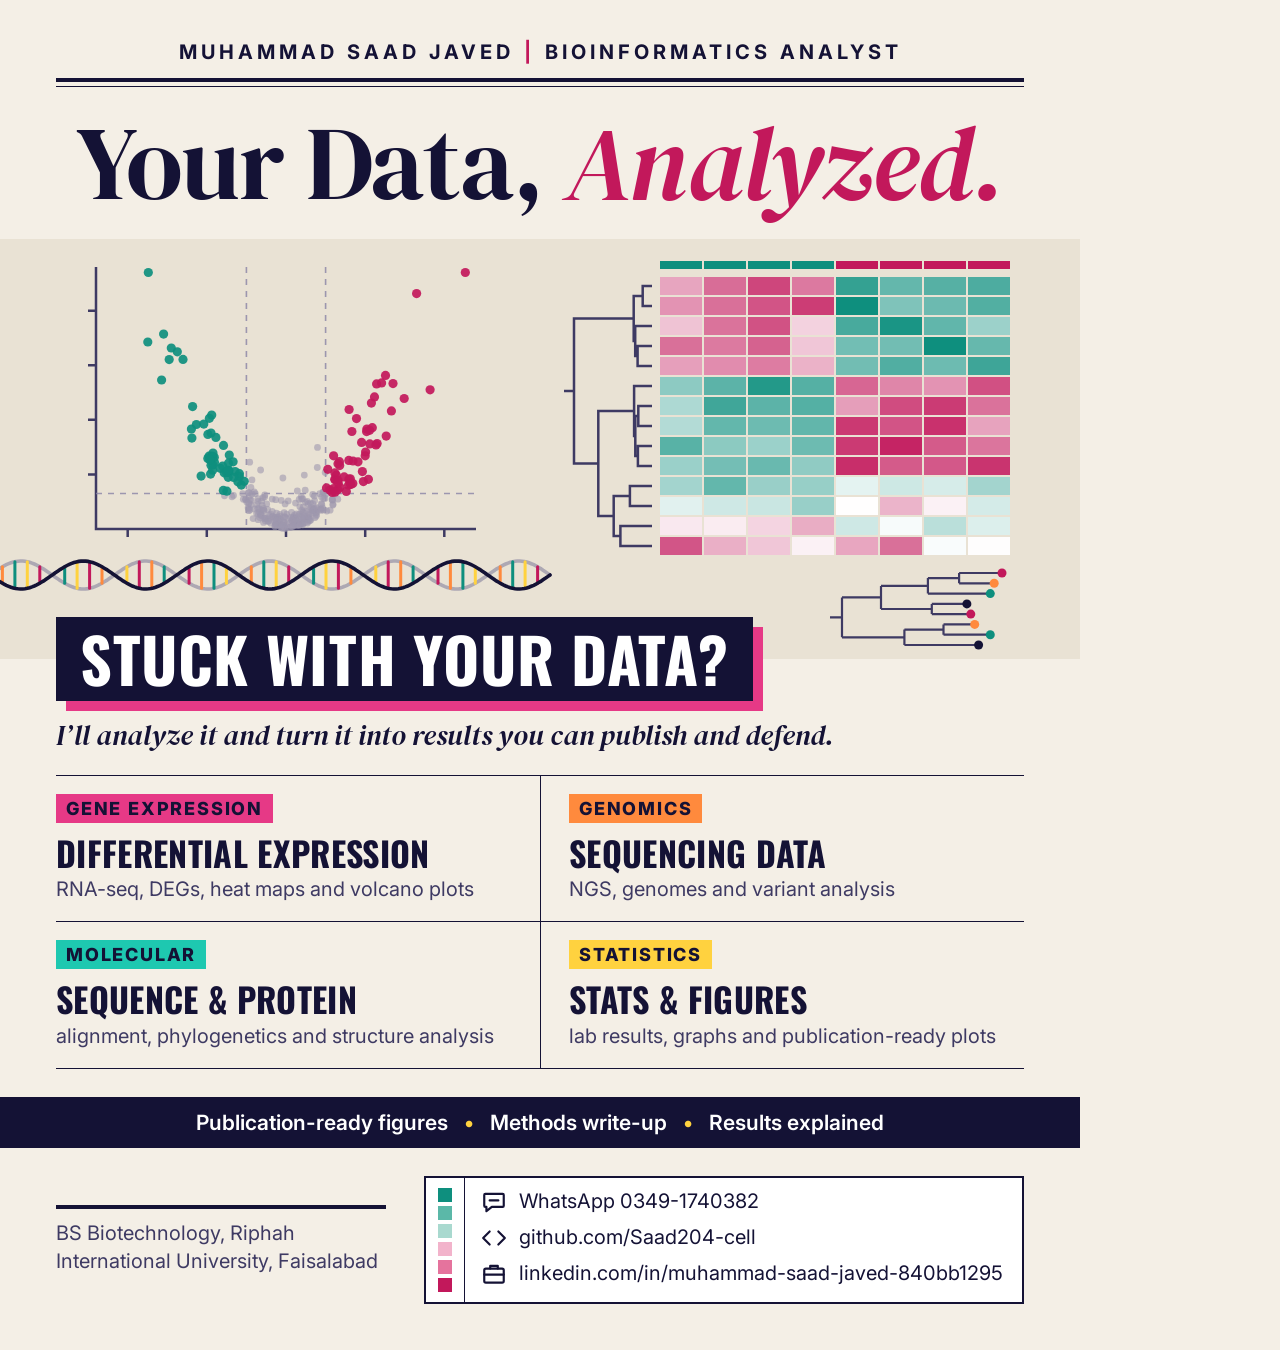
<file: poster/poster-v2-paper.html>
<!doctype html>
<html lang="en">
<head>
<meta charset="utf-8">
<meta name="viewport" content="width=1080">
<title>Your Data, Analyzed</title>
<link rel="preconnect" href="https://fonts.googleapis.com">
<link rel="preconnect" href="https://fonts.gstatic.com" crossorigin>
<link href="https://fonts.googleapis.com/css2?family=DM+Serif+Display:ital@0;1&family=Inter:wght@400;600;700;800&family=Oswald:wght@600;700&display=swap" rel="stylesheet">
<style>
*{box-sizing:border-box;margin:0;padding:0}
html,body{width:1080px;height:1350px;overflow:hidden}
.poster{position:relative;width:1080px;height:1350px;overflow:hidden}
.ic{flex:none;display:block}

body{background:#F4EFE6}
.poster{background:#F4EFE6;color:#141235;font-family:Inter,sans-serif;padding:40px 56px 0}
.mast{text-align:center;font-size:20px;font-weight:700;letter-spacing:.2em}
.mast .sep{color:#C2185B;padding:0 .5em}
.rule{border-top:4px solid #141235;margin-top:14px}
.rule2{border-top:1.5px solid #141235;margin-top:4px}
h1{font-family:'DM Serif Display',serif;font-weight:400;font-size:104px;line-height:1;text-align:center;letter-spacing:-.012em;margin:24px 0 24px;white-space:nowrap}
h1 em{font-style:italic;color:#C2185B}
.hero{position:relative;height:512px;margin:0 -56px}
.art{position:absolute;left:0;top:0}
.cover{position:absolute;left:56px;top:378px;right:56px}
.cover h2{display:inline-block;font-family:'Oswald',sans-serif;font-weight:700;font-size:62px;line-height:1;letter-spacing:.01em;background:#141235;color:#FFFFFF;padding:10px 24px 12px;white-space:nowrap;box-shadow:10px 10px 0 #E63986}
.cover p{font-family:'DM Serif Display',serif;font-style:italic;font-size:28px;line-height:1.2;color:#141235;margin-top:18px;white-space:nowrap}
.services{display:grid;grid-template-columns:1fr 1fr;margin-top:24px;border-top:1.5px solid #141235}
.item{padding:18px 28px 18px 0;border-bottom:1.5px solid #141235}
.item:nth-child(even){padding:18px 0 18px 28px;border-left:1.5px solid #141235}
.tag{display:inline-block;color:#141235;font-size:18px;font-weight:800;letter-spacing:.1em;padding:4px 10px 3px;line-height:1.2}
.item h3{font-family:'Oswald',sans-serif;font-weight:700;font-size:34px;line-height:1.05;letter-spacing:.01em;margin-top:12px}
.item p{font-size:20px;line-height:1.35;color:#3E3A63;margin-top:6px}
.strip{display:flex;justify-content:center;gap:16px;margin-top:28px;padding:13px 0;background:#141235;color:#FFFFFF;font-size:21px;font-weight:600;margin-left:-56px;margin-right:-56px}
.strip .dot{color:#FFD23F}
footer{display:flex;justify-content:space-between;align-items:center;margin-top:28px}
.affil{width:330px;font-size:20px;line-height:1.4;color:#3E3A63;border-top:4px solid #141235;padding-top:10px}
.issue{border:2px solid #141235;width:600px;background:#FFFFFF;display:flex}
.issue .bar{display:flex;align-items:center;padding:10px 12px;border-right:1.5px solid #141235}
.issue ul{list-style:none;padding:6px 16px}
.issue li{display:flex;align-items:center;gap:12px;font-size:20px;line-height:1.25;padding:5px 0;white-space:nowrap}

</style>
</head>
<body>
<div class="poster">
  <header class="mast">MUHAMMAD SAAD JAVED<span class="sep">|</span>BIOINFORMATICS ANALYST</header>
  <div class="rule"></div><div class="rule2"></div>
  <h1>Your Data, <em>Analyzed.</em></h1>
  <section class="hero">
    <svg class="art" width="1080" height="420" viewBox="0 0 1080 420" aria-hidden="true">
  <rect x="0" y="0" width="1080" height="420" fill="#E9E2D4"/>
  <path d="M96.0 28.0V290.0H476.0" fill="none" stroke="#3E3A63" stroke-width="2.5"/>
<path d="M127.7 290.0v8 M206.8 290.0v8 M286.0 290.0v8 M365.2 290.0v8 M444.3 290.0v8 M96.0 235.4h-8 M96.0 180.8h-8 M96.0 126.2h-8 M96.0 71.7h-8" stroke="#3E3A63" stroke-width="2.5"/>
<path d="M246.4 28.0V290.0M325.6 28.0V290.0M96.0 254.5H476.0" stroke="#8A84A6" stroke-width="1.6" stroke-dasharray="6 6" opacity=".8"/>
<circle cx="282.4" cy="289.3" r="3.3999999999999995" fill="#9E98AE" opacity="0.6"/>
<circle cx="297.1" cy="285.9" r="3.3999999999999995" fill="#9E98AE" opacity="0.6"/>
<circle cx="314.6" cy="261.7" r="3.3999999999999995" fill="#9E98AE" opacity="0.6"/>
<circle cx="254.2" cy="252.8" r="3.3999999999999995" fill="#9E98AE" opacity="0.6"/>
<circle cx="250.2" cy="260.8" r="3.3999999999999995" fill="#9E98AE" opacity="0.6"/>
<circle cx="323.4" cy="253.5" r="3.3999999999999995" fill="#9E98AE" opacity="0.6"/>
<circle cx="245.5" cy="260.3" r="3.3999999999999995" fill="#9E98AE" opacity="0.6"/>
<circle cx="305.1" cy="280.7" r="3.3999999999999995" fill="#9E98AE" opacity="0.6"/>
<circle cx="308.7" cy="276.2" r="3.3999999999999995" fill="#9E98AE" opacity="0.6"/>
<circle cx="313.7" cy="270.7" r="3.3999999999999995" fill="#9E98AE" opacity="0.6"/>
<circle cx="312.8" cy="264.7" r="3.3999999999999995" fill="#9E98AE" opacity="0.6"/>
<circle cx="296.0" cy="280.3" r="3.3999999999999995" fill="#9E98AE" opacity="0.6"/>
<circle cx="294.6" cy="275.8" r="3.3999999999999995" fill="#9E98AE" opacity="0.6"/>
<circle cx="277.8" cy="278.6" r="3.3999999999999995" fill="#9E98AE" opacity="0.6"/>
<circle cx="249.0" cy="253.7" r="3.3999999999999995" fill="#9E98AE" opacity="0.6"/>
<circle cx="292.2" cy="279.5" r="3.3999999999999995" fill="#9E98AE" opacity="0.6"/>
<circle cx="262.9" cy="258.7" r="3.3999999999999995" fill="#9E98AE" opacity="0.6"/>
<circle cx="316.6" cy="275.8" r="3.3999999999999995" fill="#9E98AE" opacity="0.6"/>
<circle cx="301.3" cy="257.3" r="3.3999999999999995" fill="#9E98AE" opacity="0.6"/>
<circle cx="301.6" cy="260.0" r="3.3999999999999995" fill="#9E98AE" opacity="0.6"/>
<circle cx="290.6" cy="283.4" r="3.3999999999999995" fill="#9E98AE" opacity="0.6"/>
<circle cx="263.8" cy="271.1" r="3.3999999999999995" fill="#9E98AE" opacity="0.6"/>
<circle cx="277.9" cy="284.4" r="3.3999999999999995" fill="#9E98AE" opacity="0.6"/>
<circle cx="261.5" cy="270.8" r="3.3999999999999995" fill="#9E98AE" opacity="0.6"/>
<circle cx="305.2" cy="251.2" r="3.3999999999999995" fill="#9E98AE" opacity="0.6"/>
<circle cx="286.7" cy="275.1" r="3.3999999999999995" fill="#9E98AE" opacity="0.6"/>
<circle cx="314.8" cy="278.7" r="3.3999999999999995" fill="#9E98AE" opacity="0.6"/>
<circle cx="248.3" cy="253.6" r="3.3999999999999995" fill="#9E98AE" opacity="0.6"/>
<circle cx="249.7" cy="223.2" r="3.3999999999999995" fill="#9E98AE" opacity="0.6"/>
<circle cx="276.2" cy="284.9" r="3.3999999999999995" fill="#9E98AE" opacity="0.6"/>
<circle cx="258.1" cy="280.7" r="3.3999999999999995" fill="#9E98AE" opacity="0.6"/>
<circle cx="300.4" cy="285.5" r="3.3999999999999995" fill="#9E98AE" opacity="0.6"/>
<circle cx="257.6" cy="269.3" r="3.3999999999999995" fill="#9E98AE" opacity="0.6"/>
<circle cx="288.2" cy="261.9" r="3.3999999999999995" fill="#9E98AE" opacity="0.6"/>
<circle cx="286.4" cy="279.4" r="3.3999999999999995" fill="#9E98AE" opacity="0.6"/>
<circle cx="309.7" cy="281.7" r="3.3999999999999995" fill="#9E98AE" opacity="0.6"/>
<circle cx="312.9" cy="271.6" r="3.3999999999999995" fill="#9E98AE" opacity="0.6"/>
<circle cx="300.9" cy="283.3" r="3.3999999999999995" fill="#9E98AE" opacity="0.6"/>
<circle cx="335.3" cy="254.9" r="3.3999999999999995" fill="#9E98AE" opacity="0.6"/>
<circle cx="309.1" cy="270.6" r="3.3999999999999995" fill="#9E98AE" opacity="0.6"/>
<circle cx="298.9" cy="276.6" r="3.3999999999999995" fill="#9E98AE" opacity="0.6"/>
<circle cx="333.0" cy="265.3" r="3.3999999999999995" fill="#9E98AE" opacity="0.6"/>
<circle cx="294.0" cy="284.8" r="3.3999999999999995" fill="#9E98AE" opacity="0.6"/>
<circle cx="302.6" cy="280.4" r="3.3999999999999995" fill="#9E98AE" opacity="0.6"/>
<circle cx="279.7" cy="279.8" r="3.3999999999999995" fill="#9E98AE" opacity="0.6"/>
<circle cx="317.3" cy="228.5" r="3.3999999999999995" fill="#9E98AE" opacity="0.6"/>
<circle cx="325.2" cy="233.5" r="3.3999999999999995" fill="#9E98AE" opacity="0.6"/>
<circle cx="261.0" cy="276.0" r="3.3999999999999995" fill="#9E98AE" opacity="0.6"/>
<circle cx="232.0" cy="257.8" r="3.3999999999999995" fill="#9E98AE" opacity="0.6"/>
<circle cx="304.1" cy="279.6" r="3.3999999999999995" fill="#9E98AE" opacity="0.6"/>
<circle cx="260.5" cy="275.2" r="3.3999999999999995" fill="#9E98AE" opacity="0.6"/>
<circle cx="320.5" cy="270.2" r="3.3999999999999995" fill="#9E98AE" opacity="0.6"/>
<circle cx="263.5" cy="283.4" r="3.3999999999999995" fill="#9E98AE" opacity="0.6"/>
<circle cx="279.9" cy="284.8" r="3.3999999999999995" fill="#9E98AE" opacity="0.6"/>
<circle cx="290.4" cy="288.5" r="3.3999999999999995" fill="#9E98AE" opacity="0.6"/>
<circle cx="295.5" cy="264.1" r="3.3999999999999995" fill="#9E98AE" opacity="0.6"/>
<circle cx="251.5" cy="261.4" r="3.3999999999999995" fill="#9E98AE" opacity="0.6"/>
<circle cx="326.8" cy="272.0" r="3.3999999999999995" fill="#9E98AE" opacity="0.6"/>
<circle cx="284.8" cy="288.8" r="3.3999999999999995" fill="#9E98AE" opacity="0.6"/>
<circle cx="272.9" cy="277.5" r="3.3999999999999995" fill="#9E98AE" opacity="0.6"/>
<circle cx="293.4" cy="278.7" r="3.3999999999999995" fill="#9E98AE" opacity="0.6"/>
<circle cx="308.1" cy="278.7" r="3.3999999999999995" fill="#9E98AE" opacity="0.6"/>
<circle cx="264.8" cy="255.9" r="3.3999999999999995" fill="#9E98AE" opacity="0.6"/>
<circle cx="301.0" cy="284.7" r="3.3999999999999995" fill="#9E98AE" opacity="0.6"/>
<circle cx="314.3" cy="273.3" r="3.3999999999999995" fill="#9E98AE" opacity="0.6"/>
<circle cx="243.3" cy="260.3" r="3.3999999999999995" fill="#9E98AE" opacity="0.6"/>
<circle cx="275.1" cy="286.2" r="3.3999999999999995" fill="#9E98AE" opacity="0.6"/>
<circle cx="275.6" cy="284.8" r="3.3999999999999995" fill="#9E98AE" opacity="0.6"/>
<circle cx="268.6" cy="279.8" r="3.3999999999999995" fill="#9E98AE" opacity="0.6"/>
<circle cx="265.4" cy="279.5" r="3.3999999999999995" fill="#9E98AE" opacity="0.6"/>
<circle cx="320.6" cy="270.4" r="3.3999999999999995" fill="#9E98AE" opacity="0.6"/>
<circle cx="332.6" cy="261.1" r="3.3999999999999995" fill="#9E98AE" opacity="0.6"/>
<circle cx="321.3" cy="264.7" r="3.3999999999999995" fill="#9E98AE" opacity="0.6"/>
<circle cx="337.8" cy="260.2" r="3.3999999999999995" fill="#9E98AE" opacity="0.6"/>
<circle cx="266.7" cy="264.9" r="3.3999999999999995" fill="#9E98AE" opacity="0.6"/>
<circle cx="322.6" cy="269.0" r="3.3999999999999995" fill="#9E98AE" opacity="0.6"/>
<circle cx="325.8" cy="255.2" r="3.3999999999999995" fill="#9E98AE" opacity="0.6"/>
<circle cx="255.3" cy="254.7" r="3.3999999999999995" fill="#9E98AE" opacity="0.6"/>
<circle cx="316.1" cy="268.1" r="3.3999999999999995" fill="#9E98AE" opacity="0.6"/>
<circle cx="304.3" cy="236.1" r="3.3999999999999995" fill="#9E98AE" opacity="0.6"/>
<circle cx="258.1" cy="262.5" r="3.3999999999999995" fill="#9E98AE" opacity="0.6"/>
<circle cx="310.9" cy="268.5" r="3.3999999999999995" fill="#9E98AE" opacity="0.6"/>
<circle cx="285.2" cy="278.0" r="3.3999999999999995" fill="#9E98AE" opacity="0.6"/>
<circle cx="303.2" cy="273.3" r="3.3999999999999995" fill="#9E98AE" opacity="0.6"/>
<circle cx="315.8" cy="274.0" r="3.3999999999999995" fill="#9E98AE" opacity="0.6"/>
<circle cx="264.6" cy="258.1" r="3.3999999999999995" fill="#9E98AE" opacity="0.6"/>
<circle cx="251.9" cy="254.9" r="3.3999999999999995" fill="#9E98AE" opacity="0.6"/>
<circle cx="299.0" cy="283.5" r="3.3999999999999995" fill="#9E98AE" opacity="0.6"/>
<circle cx="317.5" cy="208.4" r="3.3999999999999995" fill="#9E98AE" opacity="0.6"/>
<circle cx="294.2" cy="285.1" r="3.3999999999999995" fill="#9E98AE" opacity="0.6"/>
<circle cx="288.2" cy="288.1" r="3.3999999999999995" fill="#9E98AE" opacity="0.6"/>
<circle cx="309.3" cy="280.1" r="3.3999999999999995" fill="#9E98AE" opacity="0.6"/>
<circle cx="275.6" cy="278.5" r="3.3999999999999995" fill="#9E98AE" opacity="0.6"/>
<circle cx="293.4" cy="278.9" r="3.3999999999999995" fill="#9E98AE" opacity="0.6"/>
<circle cx="300.5" cy="277.8" r="3.3999999999999995" fill="#9E98AE" opacity="0.6"/>
<circle cx="312.8" cy="255.4" r="3.3999999999999995" fill="#9E98AE" opacity="0.6"/>
<circle cx="250.9" cy="248.3" r="3.3999999999999995" fill="#9E98AE" opacity="0.6"/>
<circle cx="302.6" cy="284.8" r="3.3999999999999995" fill="#9E98AE" opacity="0.6"/>
<circle cx="272.0" cy="277.8" r="3.3999999999999995" fill="#9E98AE" opacity="0.6"/>
<circle cx="302.9" cy="259.9" r="3.3999999999999995" fill="#9E98AE" opacity="0.6"/>
<circle cx="262.2" cy="266.5" r="3.3999999999999995" fill="#9E98AE" opacity="0.6"/>
<circle cx="299.8" cy="267.7" r="3.3999999999999995" fill="#9E98AE" opacity="0.6"/>
<circle cx="253.1" cy="279.6" r="3.3999999999999995" fill="#9E98AE" opacity="0.6"/>
<circle cx="299.7" cy="274.9" r="3.3999999999999995" fill="#9E98AE" opacity="0.6"/>
<circle cx="260.6" cy="231.0" r="3.3999999999999995" fill="#9E98AE" opacity="0.6"/>
<circle cx="274.9" cy="287.7" r="3.3999999999999995" fill="#9E98AE" opacity="0.6"/>
<circle cx="267.6" cy="270.4" r="3.3999999999999995" fill="#9E98AE" opacity="0.6"/>
<circle cx="293.5" cy="277.6" r="3.3999999999999995" fill="#9E98AE" opacity="0.6"/>
<circle cx="305.7" cy="271.9" r="3.3999999999999995" fill="#9E98AE" opacity="0.6"/>
<circle cx="302.7" cy="285.8" r="3.3999999999999995" fill="#9E98AE" opacity="0.6"/>
<circle cx="270.6" cy="275.2" r="3.3999999999999995" fill="#9E98AE" opacity="0.6"/>
<circle cx="295.5" cy="279.9" r="3.3999999999999995" fill="#9E98AE" opacity="0.6"/>
<circle cx="308.7" cy="275.2" r="3.3999999999999995" fill="#9E98AE" opacity="0.6"/>
<circle cx="284.1" cy="273.7" r="3.3999999999999995" fill="#9E98AE" opacity="0.6"/>
<circle cx="251.1" cy="266.1" r="3.3999999999999995" fill="#9E98AE" opacity="0.6"/>
<circle cx="294.6" cy="283.0" r="3.3999999999999995" fill="#9E98AE" opacity="0.6"/>
<circle cx="248.1" cy="268.7" r="3.3999999999999995" fill="#9E98AE" opacity="0.6"/>
<circle cx="284.3" cy="285.7" r="3.3999999999999995" fill="#9E98AE" opacity="0.6"/>
<circle cx="283.8" cy="283.2" r="3.3999999999999995" fill="#9E98AE" opacity="0.6"/>
<circle cx="292.4" cy="281.8" r="3.3999999999999995" fill="#9E98AE" opacity="0.6"/>
<circle cx="248.6" cy="271.7" r="3.3999999999999995" fill="#9E98AE" opacity="0.6"/>
<circle cx="296.5" cy="274.8" r="3.3999999999999995" fill="#9E98AE" opacity="0.6"/>
<circle cx="279.0" cy="281.8" r="3.3999999999999995" fill="#9E98AE" opacity="0.6"/>
<circle cx="242.7" cy="254.6" r="3.3999999999999995" fill="#9E98AE" opacity="0.6"/>
<circle cx="316.8" cy="269.5" r="3.3999999999999995" fill="#9E98AE" opacity="0.6"/>
<circle cx="277.4" cy="278.0" r="3.3999999999999995" fill="#9E98AE" opacity="0.6"/>
<circle cx="332.1" cy="260.9" r="3.3999999999999995" fill="#9E98AE" opacity="0.6"/>
<circle cx="330.1" cy="271.2" r="3.3999999999999995" fill="#9E98AE" opacity="0.6"/>
<circle cx="295.2" cy="280.1" r="3.3999999999999995" fill="#9E98AE" opacity="0.6"/>
<circle cx="284.0" cy="287.8" r="3.3999999999999995" fill="#9E98AE" opacity="0.6"/>
<circle cx="302.8" cy="273.0" r="3.3999999999999995" fill="#9E98AE" opacity="0.6"/>
<circle cx="312.4" cy="271.7" r="3.3999999999999995" fill="#9E98AE" opacity="0.6"/>
<circle cx="268.6" cy="281.8" r="3.3999999999999995" fill="#9E98AE" opacity="0.6"/>
<circle cx="295.5" cy="286.3" r="3.3999999999999995" fill="#9E98AE" opacity="0.6"/>
<circle cx="282.2" cy="286.4" r="3.3999999999999995" fill="#9E98AE" opacity="0.6"/>
<circle cx="246.8" cy="262.9" r="3.3999999999999995" fill="#9E98AE" opacity="0.6"/>
<circle cx="258.0" cy="259.6" r="3.3999999999999995" fill="#9E98AE" opacity="0.6"/>
<circle cx="254.5" cy="270.0" r="3.3999999999999995" fill="#9E98AE" opacity="0.6"/>
<circle cx="314.0" cy="270.9" r="3.3999999999999995" fill="#9E98AE" opacity="0.6"/>
<circle cx="275.4" cy="278.7" r="3.3999999999999995" fill="#9E98AE" opacity="0.6"/>
<circle cx="307.7" cy="277.5" r="3.3999999999999995" fill="#9E98AE" opacity="0.6"/>
<circle cx="304.4" cy="279.4" r="3.3999999999999995" fill="#9E98AE" opacity="0.6"/>
<circle cx="274.5" cy="282.7" r="3.3999999999999995" fill="#9E98AE" opacity="0.6"/>
<circle cx="312.3" cy="270.4" r="3.3999999999999995" fill="#9E98AE" opacity="0.6"/>
<circle cx="314.2" cy="269.7" r="3.3999999999999995" fill="#9E98AE" opacity="0.6"/>
<circle cx="287.4" cy="284.7" r="3.3999999999999995" fill="#9E98AE" opacity="0.6"/>
<circle cx="279.8" cy="275.4" r="3.3999999999999995" fill="#9E98AE" opacity="0.6"/>
<circle cx="296.9" cy="284.4" r="3.3999999999999995" fill="#9E98AE" opacity="0.6"/>
<circle cx="308.2" cy="282.6" r="3.3999999999999995" fill="#9E98AE" opacity="0.6"/>
<circle cx="264.0" cy="271.7" r="3.3999999999999995" fill="#9E98AE" opacity="0.6"/>
<circle cx="303.3" cy="267.8" r="3.3999999999999995" fill="#9E98AE" opacity="0.6"/>
<circle cx="308.7" cy="278.6" r="3.3999999999999995" fill="#9E98AE" opacity="0.6"/>
<circle cx="280.2" cy="277.5" r="3.3999999999999995" fill="#9E98AE" opacity="0.6"/>
<circle cx="301.7" cy="271.1" r="3.3999999999999995" fill="#9E98AE" opacity="0.6"/>
<circle cx="285.3" cy="289.5" r="3.3999999999999995" fill="#9E98AE" opacity="0.6"/>
<circle cx="323.6" cy="259.4" r="3.3999999999999995" fill="#9E98AE" opacity="0.6"/>
<circle cx="310.8" cy="281.1" r="3.3999999999999995" fill="#9E98AE" opacity="0.6"/>
<circle cx="258.9" cy="269.4" r="3.3999999999999995" fill="#9E98AE" opacity="0.6"/>
<circle cx="256.9" cy="265.7" r="3.3999999999999995" fill="#9E98AE" opacity="0.6"/>
<circle cx="281.0" cy="287.7" r="3.3999999999999995" fill="#9E98AE" opacity="0.6"/>
<circle cx="305.5" cy="263.2" r="3.3999999999999995" fill="#9E98AE" opacity="0.6"/>
<circle cx="258.1" cy="275.1" r="3.3999999999999995" fill="#9E98AE" opacity="0.6"/>
<circle cx="248.9" cy="269.8" r="3.3999999999999995" fill="#9E98AE" opacity="0.6"/>
<circle cx="291.9" cy="287.6" r="3.3999999999999995" fill="#9E98AE" opacity="0.6"/>
<circle cx="298.7" cy="286.6" r="3.3999999999999995" fill="#9E98AE" opacity="0.6"/>
<circle cx="316.4" cy="273.4" r="3.3999999999999995" fill="#9E98AE" opacity="0.6"/>
<circle cx="256.6" cy="274.4" r="3.3999999999999995" fill="#9E98AE" opacity="0.6"/>
<circle cx="281.3" cy="261.4" r="3.3999999999999995" fill="#9E98AE" opacity="0.6"/>
<circle cx="307.7" cy="280.2" r="3.3999999999999995" fill="#9E98AE" opacity="0.6"/>
<circle cx="259.3" cy="272.8" r="3.3999999999999995" fill="#9E98AE" opacity="0.6"/>
<circle cx="307.3" cy="262.5" r="3.3999999999999995" fill="#9E98AE" opacity="0.6"/>
<circle cx="261.7" cy="276.7" r="3.3999999999999995" fill="#9E98AE" opacity="0.6"/>
<circle cx="304.0" cy="277.1" r="3.3999999999999995" fill="#9E98AE" opacity="0.6"/>
<circle cx="303.5" cy="278.5" r="3.3999999999999995" fill="#9E98AE" opacity="0.6"/>
<circle cx="307.4" cy="284.1" r="3.3999999999999995" fill="#9E98AE" opacity="0.6"/>
<circle cx="304.4" cy="283.7" r="3.3999999999999995" fill="#9E98AE" opacity="0.6"/>
<circle cx="248.9" cy="265.2" r="3.3999999999999995" fill="#9E98AE" opacity="0.6"/>
<circle cx="312.9" cy="274.2" r="3.3999999999999995" fill="#9E98AE" opacity="0.6"/>
<circle cx="275.7" cy="260.7" r="3.3999999999999995" fill="#9E98AE" opacity="0.6"/>
<circle cx="245.8" cy="260.5" r="3.3999999999999995" fill="#9E98AE" opacity="0.6"/>
<circle cx="284.1" cy="283.5" r="3.3999999999999995" fill="#9E98AE" opacity="0.6"/>
<circle cx="274.8" cy="279.8" r="3.3999999999999995" fill="#9E98AE" opacity="0.6"/>
<circle cx="323.3" cy="270.8" r="3.3999999999999995" fill="#9E98AE" opacity="0.6"/>
<circle cx="283.9" cy="286.6" r="3.3999999999999995" fill="#9E98AE" opacity="0.6"/>
<circle cx="259.8" cy="278.5" r="3.3999999999999995" fill="#9E98AE" opacity="0.6"/>
<circle cx="316.1" cy="277.2" r="3.3999999999999995" fill="#9E98AE" opacity="0.6"/>
<circle cx="280.6" cy="280.6" r="3.3999999999999995" fill="#9E98AE" opacity="0.6"/>
<circle cx="265.3" cy="278.7" r="3.3999999999999995" fill="#9E98AE" opacity="0.6"/>
<circle cx="272.2" cy="260.1" r="3.3999999999999995" fill="#9E98AE" opacity="0.6"/>
<circle cx="332.9" cy="266.0" r="3.3999999999999995" fill="#9E98AE" opacity="0.6"/>
<circle cx="291.5" cy="273.4" r="3.3999999999999995" fill="#9E98AE" opacity="0.6"/>
<circle cx="284.1" cy="277.9" r="3.3999999999999995" fill="#9E98AE" opacity="0.6"/>
<circle cx="294.2" cy="281.3" r="3.3999999999999995" fill="#9E98AE" opacity="0.6"/>
<circle cx="291.9" cy="281.6" r="3.3999999999999995" fill="#9E98AE" opacity="0.6"/>
<circle cx="282.1" cy="285.9" r="3.3999999999999995" fill="#9E98AE" opacity="0.6"/>
<circle cx="323.0" cy="253.2" r="3.3999999999999995" fill="#9E98AE" opacity="0.6"/>
<circle cx="252.0" cy="240.9" r="3.3999999999999995" fill="#9E98AE" opacity="0.6"/>
<circle cx="261.6" cy="262.2" r="3.3999999999999995" fill="#9E98AE" opacity="0.6"/>
<circle cx="277.1" cy="281.3" r="3.3999999999999995" fill="#9E98AE" opacity="0.6"/>
<circle cx="310.4" cy="264.1" r="3.3999999999999995" fill="#9E98AE" opacity="0.6"/>
<circle cx="248.8" cy="263.8" r="3.3999999999999995" fill="#9E98AE" opacity="0.6"/>
<circle cx="272.3" cy="272.4" r="3.3999999999999995" fill="#9E98AE" opacity="0.6"/>
<circle cx="268.8" cy="276.2" r="3.3999999999999995" fill="#9E98AE" opacity="0.6"/>
<circle cx="264.4" cy="279.7" r="3.3999999999999995" fill="#9E98AE" opacity="0.6"/>
<circle cx="293.3" cy="282.0" r="3.3999999999999995" fill="#9E98AE" opacity="0.6"/>
<circle cx="263.4" cy="269.5" r="3.3999999999999995" fill="#9E98AE" opacity="0.6"/>
<circle cx="249.4" cy="257.2" r="3.3999999999999995" fill="#9E98AE" opacity="0.6"/>
<circle cx="308.3" cy="265.0" r="3.3999999999999995" fill="#9E98AE" opacity="0.6"/>
<circle cx="268.0" cy="282.5" r="3.3999999999999995" fill="#9E98AE" opacity="0.6"/>
<circle cx="270.7" cy="284.2" r="3.3999999999999995" fill="#9E98AE" opacity="0.6"/>
<circle cx="299.2" cy="260.5" r="3.3999999999999995" fill="#9E98AE" opacity="0.6"/>
<circle cx="276.5" cy="274.2" r="3.3999999999999995" fill="#9E98AE" opacity="0.6"/>
<circle cx="314.3" cy="257.1" r="3.3999999999999995" fill="#9E98AE" opacity="0.6"/>
<circle cx="285.1" cy="264.9" r="3.3999999999999995" fill="#9E98AE" opacity="0.6"/>
<circle cx="233.5" cy="256.4" r="3.3999999999999995" fill="#9E98AE" opacity="0.6"/>
<circle cx="321.6" cy="258.0" r="3.3999999999999995" fill="#9E98AE" opacity="0.6"/>
<circle cx="293.0" cy="287.2" r="3.3999999999999995" fill="#9E98AE" opacity="0.6"/>
<circle cx="276.4" cy="286.2" r="3.3999999999999995" fill="#9E98AE" opacity="0.6"/>
<circle cx="321.3" cy="271.4" r="3.3999999999999995" fill="#9E98AE" opacity="0.6"/>
<circle cx="249.9" cy="271.1" r="3.3999999999999995" fill="#9E98AE" opacity="0.6"/>
<circle cx="319.8" cy="254.7" r="3.3999999999999995" fill="#9E98AE" opacity="0.6"/>
<circle cx="321.8" cy="265.5" r="3.3999999999999995" fill="#9E98AE" opacity="0.6"/>
<circle cx="332.3" cy="260.0" r="3.3999999999999995" fill="#9E98AE" opacity="0.6"/>
<circle cx="297.3" cy="251.9" r="3.3999999999999995" fill="#9E98AE" opacity="0.6"/>
<circle cx="282.9" cy="239.0" r="3.3999999999999995" fill="#9E98AE" opacity="0.6"/>
<circle cx="325.0" cy="259.4" r="3.3999999999999995" fill="#9E98AE" opacity="0.6"/>
<circle cx="290.6" cy="278.3" r="3.3999999999999995" fill="#9E98AE" opacity="0.6"/>
<circle cx="224.5" cy="256.8" r="3.3999999999999995" fill="#9E98AE" opacity="0.6"/>
<circle cx="265.3" cy="281.8" r="3.3999999999999995" fill="#9E98AE" opacity="0.6"/>
<circle cx="280.8" cy="288.4" r="3.3999999999999995" fill="#9E98AE" opacity="0.6"/>
<circle cx="301.8" cy="279.5" r="3.3999999999999995" fill="#9E98AE" opacity="0.6"/>
<circle cx="211.7" cy="176.1" r="4.6" fill="#0E8F7E" opacity=".92"/>
<circle cx="220.3" cy="229.3" r="4.6" fill="#0E8F7E" opacity=".92"/>
<circle cx="233.1" cy="222.8" r="4.6" fill="#0E8F7E" opacity=".92"/>
<circle cx="244.2" cy="242.3" r="4.6" fill="#0E8F7E" opacity=".92"/>
<circle cx="228.2" cy="238.3" r="4.6" fill="#0E8F7E" opacity=".92"/>
<circle cx="209.0" cy="217.2" r="4.6" fill="#0E8F7E" opacity=".92"/>
<circle cx="210.6" cy="235.1" r="4.6" fill="#0E8F7E" opacity=".92"/>
<circle cx="214.3" cy="218.3" r="4.6" fill="#0E8F7E" opacity=".92"/>
<circle cx="239.4" cy="234.7" r="4.6" fill="#0E8F7E" opacity=".92"/>
<circle cx="171.3" cy="109.0" r="4.6" fill="#0E8F7E" opacity=".92"/>
<circle cx="235.1" cy="232.6" r="4.6" fill="#0E8F7E" opacity=".92"/>
<circle cx="213.0" cy="214.0" r="4.6" fill="#0E8F7E" opacity=".92"/>
<circle cx="211.0" cy="194.0" r="4.6" fill="#0E8F7E" opacity=".92"/>
<circle cx="239.3" cy="237.5" r="4.6" fill="#0E8F7E" opacity=".92"/>
<circle cx="191.4" cy="190.0" r="4.6" fill="#0E8F7E" opacity=".92"/>
<circle cx="212.9" cy="225.9" r="4.6" fill="#0E8F7E" opacity=".92"/>
<circle cx="224.2" cy="233.8" r="4.6" fill="#0E8F7E" opacity=".92"/>
<circle cx="226.9" cy="252.2" r="4.6" fill="#0E8F7E" opacity=".92"/>
<circle cx="228.3" cy="233.4" r="4.6" fill="#0E8F7E" opacity=".92"/>
<circle cx="191.9" cy="199.1" r="4.6" fill="#0E8F7E" opacity=".92"/>
<circle cx="233.7" cy="238.4" r="4.6" fill="#0E8F7E" opacity=".92"/>
<circle cx="207.9" cy="195.4" r="4.6" fill="#0E8F7E" opacity=".92"/>
<circle cx="207.8" cy="219.4" r="4.6" fill="#0E8F7E" opacity=".92"/>
<circle cx="229.3" cy="216.1" r="4.6" fill="#0E8F7E" opacity=".92"/>
<circle cx="222.7" cy="227.1" r="4.6" fill="#0E8F7E" opacity=".92"/>
<circle cx="196.4" cy="185.5" r="4.6" fill="#0E8F7E" opacity=".92"/>
<circle cx="229.0" cy="231.6" r="4.6" fill="#0E8F7E" opacity=".92"/>
<circle cx="241.3" cy="246.1" r="4.6" fill="#0E8F7E" opacity=".92"/>
<circle cx="148.3" cy="33.5" r="4.6" fill="#0E8F7E" opacity=".92"/>
<circle cx="147.8" cy="103.0" r="4.6" fill="#0E8F7E" opacity=".92"/>
<circle cx="163.6" cy="95.1" r="4.6" fill="#0E8F7E" opacity=".92"/>
<circle cx="228.5" cy="224.2" r="4.6" fill="#0E8F7E" opacity=".92"/>
<circle cx="177.3" cy="112.8" r="4.6" fill="#0E8F7E" opacity=".92"/>
<circle cx="211.8" cy="217.0" r="4.6" fill="#0E8F7E" opacity=".92"/>
<circle cx="223.3" cy="251.4" r="4.6" fill="#0E8F7E" opacity=".92"/>
<circle cx="169.2" cy="120.6" r="4.6" fill="#0E8F7E" opacity=".92"/>
<circle cx="212.6" cy="231.2" r="4.6" fill="#0E8F7E" opacity=".92"/>
<circle cx="215.9" cy="198.4" r="4.6" fill="#0E8F7E" opacity=".92"/>
<circle cx="226.4" cy="233.2" r="4.6" fill="#0E8F7E" opacity=".92"/>
<circle cx="223.5" cy="206.4" r="4.6" fill="#0E8F7E" opacity=".92"/>
<circle cx="203.8" cy="185.1" r="4.6" fill="#0E8F7E" opacity=".92"/>
<circle cx="212.7" cy="217.8" r="4.6" fill="#0E8F7E" opacity=".92"/>
<circle cx="214.5" cy="223.4" r="4.6" fill="#0E8F7E" opacity=".92"/>
<circle cx="211.0" cy="226.3" r="4.6" fill="#0E8F7E" opacity=".92"/>
<circle cx="201.1" cy="237.1" r="4.6" fill="#0E8F7E" opacity=".92"/>
<circle cx="192.6" cy="167.6" r="4.6" fill="#0E8F7E" opacity=".92"/>
<circle cx="161.6" cy="141.0" r="4.6" fill="#0E8F7E" opacity=".92"/>
<circle cx="209.4" cy="179.3" r="4.6" fill="#0E8F7E" opacity=".92"/>
<circle cx="209.8" cy="220.7" r="4.6" fill="#0E8F7E" opacity=".92"/>
<circle cx="183.0" cy="120.4" r="4.6" fill="#0E8F7E" opacity=".92"/>
<circle cx="237.9" cy="242.8" r="4.6" fill="#0E8F7E" opacity=".92"/>
<circle cx="228.0" cy="231.3" r="4.6" fill="#0E8F7E" opacity=".92"/>
<circle cx="339.7" cy="226.6" r="4.6" fill="#C2185B" opacity=".92"/>
<circle cx="385.5" cy="136.4" r="4.6" fill="#C2185B" opacity=".92"/>
<circle cx="376.6" cy="144.9" r="4.6" fill="#C2185B" opacity=".92"/>
<circle cx="391.4" cy="171.9" r="4.6" fill="#C2185B" opacity=".92"/>
<circle cx="326.5" cy="248.9" r="4.6" fill="#C2185B" opacity=".92"/>
<circle cx="329.9" cy="251.1" r="4.6" fill="#C2185B" opacity=".92"/>
<circle cx="350.9" cy="245.5" r="4.6" fill="#C2185B" opacity=".92"/>
<circle cx="374.5" cy="157.9" r="4.6" fill="#C2185B" opacity=".92"/>
<circle cx="369.8" cy="204.9" r="4.6" fill="#C2185B" opacity=".92"/>
<circle cx="333.6" cy="249.5" r="4.6" fill="#C2185B" opacity=".92"/>
<circle cx="368.4" cy="240.3" r="4.6" fill="#C2185B" opacity=".92"/>
<circle cx="340.0" cy="248.2" r="4.6" fill="#C2185B" opacity=".92"/>
<circle cx="334.8" cy="240.2" r="4.6" fill="#C2185B" opacity=".92"/>
<circle cx="371.4" cy="164.1" r="4.6" fill="#C2185B" opacity=".92"/>
<circle cx="386.2" cy="197.1" r="4.6" fill="#C2185B" opacity=".92"/>
<circle cx="348.5" cy="246.2" r="4.6" fill="#C2185B" opacity=".92"/>
<circle cx="362.4" cy="232.6" r="4.6" fill="#C2185B" opacity=".92"/>
<circle cx="346.3" cy="252.4" r="4.6" fill="#C2185B" opacity=".92"/>
<circle cx="344.2" cy="237.9" r="4.6" fill="#C2185B" opacity=".92"/>
<circle cx="361.6" cy="203.4" r="4.6" fill="#C2185B" opacity=".92"/>
<circle cx="351.9" cy="192.5" r="4.6" fill="#C2185B" opacity=".92"/>
<circle cx="465.3" cy="33.5" r="4.6" fill="#C2185B" opacity=".92"/>
<circle cx="366.9" cy="190.0" r="4.6" fill="#C2185B" opacity=".92"/>
<circle cx="430.1" cy="150.8" r="4.6" fill="#C2185B" opacity=".92"/>
<circle cx="327.8" cy="230.3" r="4.6" fill="#C2185B" opacity=".92"/>
<circle cx="416.6" cy="54.6" r="4.6" fill="#C2185B" opacity=".92"/>
<circle cx="348.9" cy="240.2" r="4.6" fill="#C2185B" opacity=".92"/>
<circle cx="381.6" cy="143.9" r="4.6" fill="#C2185B" opacity=".92"/>
<circle cx="350.1" cy="244.2" r="4.6" fill="#C2185B" opacity=".92"/>
<circle cx="349.1" cy="170.5" r="4.6" fill="#C2185B" opacity=".92"/>
<circle cx="336.3" cy="236.2" r="4.6" fill="#C2185B" opacity=".92"/>
<circle cx="337.8" cy="250.7" r="4.6" fill="#C2185B" opacity=".92"/>
<circle cx="365.6" cy="213.0" r="4.6" fill="#C2185B" opacity=".92"/>
<circle cx="377.1" cy="204.5" r="4.6" fill="#C2185B" opacity=".92"/>
<circle cx="356.5" cy="179.6" r="4.6" fill="#C2185B" opacity=".92"/>
<circle cx="333.6" cy="216.8" r="4.6" fill="#C2185B" opacity=".92"/>
<circle cx="372.3" cy="188.7" r="4.6" fill="#C2185B" opacity=".92"/>
<circle cx="335.1" cy="240.8" r="4.6" fill="#C2185B" opacity=".92"/>
<circle cx="365.2" cy="216.8" r="4.6" fill="#C2185B" opacity=".92"/>
<circle cx="363.4" cy="242.6" r="4.6" fill="#C2185B" opacity=".92"/>
<circle cx="358.0" cy="222.8" r="4.6" fill="#C2185B" opacity=".92"/>
<circle cx="334.9" cy="233.9" r="4.6" fill="#C2185B" opacity=".92"/>
<circle cx="348.8" cy="221.4" r="4.6" fill="#C2185B" opacity=".92"/>
<circle cx="393.0" cy="144.6" r="4.6" fill="#C2185B" opacity=".92"/>
<circle cx="376.0" cy="205.9" r="4.6" fill="#C2185B" opacity=".92"/>
<circle cx="350.3" cy="239.8" r="4.6" fill="#C2185B" opacity=".92"/>
<circle cx="332.3" cy="253.4" r="4.6" fill="#C2185B" opacity=".92"/>
<circle cx="337.9" cy="241.3" r="4.6" fill="#C2185B" opacity=".92"/>
<circle cx="352.8" cy="244.4" r="4.6" fill="#C2185B" opacity=".92"/>
<circle cx="339.4" cy="222.7" r="4.6" fill="#C2185B" opacity=".92"/>
<circle cx="369.6" cy="191.3" r="4.6" fill="#C2185B" opacity=".92"/>
<circle cx="404.2" cy="159.5" r="4.6" fill="#C2185B" opacity=".92"/>
<circle cx="366.6" cy="192.6" r="4.6" fill="#C2185B" opacity=".92"/>
<circle cx="353.0" cy="222.0" r="4.6" fill="#C2185B" opacity=".92"/>
<circle cx="338.2" cy="243.8" r="4.6" fill="#C2185B" opacity=".92"/>
<circle cx="335.1" cy="253.1" r="4.6" fill="#C2185B" opacity=".92"/>
<circle cx="338.0" cy="224.7" r="4.6" fill="#C2185B" opacity=".92"/>
  <rect x="660.0" y="22.0" width="42.0" height="8" fill="#0E8F7E"/>
<rect x="704.0" y="22.0" width="42.0" height="8" fill="#0E8F7E"/>
<rect x="748.0" y="22.0" width="42.0" height="8" fill="#0E8F7E"/>
<rect x="792.0" y="22.0" width="42.0" height="8" fill="#0E8F7E"/>
<rect x="836.0" y="22.0" width="42.0" height="8" fill="#C2185B"/>
<rect x="880.0" y="22.0" width="42.0" height="8" fill="#C2185B"/>
<rect x="924.0" y="22.0" width="42.0" height="8" fill="#C2185B"/>
<rect x="968.0" y="22.0" width="42.0" height="8" fill="#C2185B"/>
<rect x="660.0" y="38.0" width="42.0" height="18.0" fill="#E7A5BF"/>
<rect x="704.0" y="38.0" width="42.0" height="18.0" fill="#D86D97"/>
<rect x="748.0" y="38.0" width="42.0" height="18.0" fill="#CE467C"/>
<rect x="792.0" y="38.0" width="42.0" height="18.0" fill="#DC79A0"/>
<rect x="836.0" y="38.0" width="42.0" height="18.0" fill="#34A192"/>
<rect x="880.0" y="38.0" width="42.0" height="18.0" fill="#64B7AC"/>
<rect x="924.0" y="38.0" width="42.0" height="18.0" fill="#56B0A4"/>
<rect x="968.0" y="38.0" width="42.0" height="18.0" fill="#4DACA0"/>
<rect x="660.0" y="58.0" width="42.0" height="18.0" fill="#E393B3"/>
<rect x="704.0" y="58.0" width="42.0" height="18.0" fill="#D97099"/>
<rect x="748.0" y="58.0" width="42.0" height="18.0" fill="#D25486"/>
<rect x="792.0" y="58.0" width="42.0" height="18.0" fill="#CC3D75"/>
<rect x="836.0" y="58.0" width="42.0" height="18.0" fill="#0E8F7E"/>
<rect x="880.0" y="58.0" width="42.0" height="18.0" fill="#7FC3BA"/>
<rect x="924.0" y="58.0" width="42.0" height="18.0" fill="#6CBAB0"/>
<rect x="968.0" y="58.0" width="42.0" height="18.0" fill="#52AFA2"/>
<rect x="660.0" y="78.0" width="42.0" height="18.0" fill="#EFC3D4"/>
<rect x="704.0" y="78.0" width="42.0" height="18.0" fill="#DA739B"/>
<rect x="748.0" y="78.0" width="42.0" height="18.0" fill="#D15284"/>
<rect x="792.0" y="78.0" width="42.0" height="18.0" fill="#F3D2DF"/>
<rect x="836.0" y="78.0" width="42.0" height="18.0" fill="#48AA9D"/>
<rect x="880.0" y="78.0" width="42.0" height="18.0" fill="#1A9585"/>
<rect x="924.0" y="78.0" width="42.0" height="18.0" fill="#61B6AB"/>
<rect x="968.0" y="78.0" width="42.0" height="18.0" fill="#9CD1CA"/>
<rect x="660.0" y="98.0" width="42.0" height="18.0" fill="#D97099"/>
<rect x="704.0" y="98.0" width="42.0" height="18.0" fill="#DC7AA0"/>
<rect x="748.0" y="98.0" width="42.0" height="18.0" fill="#D5628F"/>
<rect x="792.0" y="98.0" width="42.0" height="18.0" fill="#F0C6D7"/>
<rect x="836.0" y="98.0" width="42.0" height="18.0" fill="#72BEB4"/>
<rect x="880.0" y="98.0" width="42.0" height="18.0" fill="#72BDB3"/>
<rect x="924.0" y="98.0" width="42.0" height="18.0" fill="#0E8F7E"/>
<rect x="968.0" y="98.0" width="42.0" height="18.0" fill="#66B8AD"/>
<rect x="660.0" y="118.0" width="42.0" height="18.0" fill="#E69FBB"/>
<rect x="704.0" y="118.0" width="42.0" height="18.0" fill="#E18CAE"/>
<rect x="748.0" y="118.0" width="42.0" height="18.0" fill="#DD7CA2"/>
<rect x="792.0" y="118.0" width="42.0" height="18.0" fill="#EBB2C8"/>
<rect x="836.0" y="118.0" width="42.0" height="18.0" fill="#72BDB3"/>
<rect x="880.0" y="118.0" width="42.0" height="18.0" fill="#51AEA2"/>
<rect x="924.0" y="118.0" width="42.0" height="18.0" fill="#6DBBB1"/>
<rect x="968.0" y="118.0" width="42.0" height="18.0" fill="#3EA598"/>
<rect x="660.0" y="138.0" width="42.0" height="18.0" fill="#8DCAC2"/>
<rect x="704.0" y="138.0" width="42.0" height="18.0" fill="#5CB3A8"/>
<rect x="748.0" y="138.0" width="42.0" height="18.0" fill="#239989"/>
<rect x="792.0" y="138.0" width="42.0" height="18.0" fill="#55B0A4"/>
<rect x="836.0" y="138.0" width="42.0" height="18.0" fill="#D76693"/>
<rect x="880.0" y="138.0" width="42.0" height="18.0" fill="#DF86A9"/>
<rect x="924.0" y="138.0" width="42.0" height="18.0" fill="#E393B3"/>
<rect x="968.0" y="138.0" width="42.0" height="18.0" fill="#D15083"/>
<rect x="660.0" y="158.0" width="42.0" height="18.0" fill="#ADD9D3"/>
<rect x="704.0" y="158.0" width="42.0" height="18.0" fill="#40A699"/>
<rect x="748.0" y="158.0" width="42.0" height="18.0" fill="#5CB3A8"/>
<rect x="792.0" y="158.0" width="42.0" height="18.0" fill="#54B0A4"/>
<rect x="836.0" y="158.0" width="42.0" height="18.0" fill="#E59EBA"/>
<rect x="880.0" y="158.0" width="42.0" height="18.0" fill="#D04C80"/>
<rect x="924.0" y="158.0" width="42.0" height="18.0" fill="#CB3B74"/>
<rect x="968.0" y="158.0" width="42.0" height="18.0" fill="#DA729B"/>
<rect x="660.0" y="178.0" width="42.0" height="18.0" fill="#B3DBD6"/>
<rect x="704.0" y="178.0" width="42.0" height="18.0" fill="#63B7AC"/>
<rect x="748.0" y="178.0" width="42.0" height="18.0" fill="#6DBBB1"/>
<rect x="792.0" y="178.0" width="42.0" height="18.0" fill="#62B6AB"/>
<rect x="836.0" y="178.0" width="42.0" height="18.0" fill="#CB3972"/>
<rect x="880.0" y="178.0" width="42.0" height="18.0" fill="#D25486"/>
<rect x="924.0" y="178.0" width="42.0" height="18.0" fill="#C9316D"/>
<rect x="968.0" y="178.0" width="42.0" height="18.0" fill="#E7A3BE"/>
<rect x="660.0" y="198.0" width="42.0" height="18.0" fill="#58B2A6"/>
<rect x="704.0" y="198.0" width="42.0" height="18.0" fill="#8CCAC1"/>
<rect x="748.0" y="198.0" width="42.0" height="18.0" fill="#9BD1CA"/>
<rect x="792.0" y="198.0" width="42.0" height="18.0" fill="#6DBBB1"/>
<rect x="836.0" y="198.0" width="42.0" height="18.0" fill="#CB3A73"/>
<rect x="880.0" y="198.0" width="42.0" height="18.0" fill="#C52464"/>
<rect x="924.0" y="198.0" width="42.0" height="18.0" fill="#D45B8A"/>
<rect x="968.0" y="198.0" width="42.0" height="18.0" fill="#DB759D"/>
<rect x="660.0" y="218.0" width="42.0" height="18.0" fill="#9AD0C9"/>
<rect x="704.0" y="218.0" width="42.0" height="18.0" fill="#74BEB5"/>
<rect x="748.0" y="218.0" width="42.0" height="18.0" fill="#69B9AF"/>
<rect x="792.0" y="218.0" width="42.0" height="18.0" fill="#90CBC3"/>
<rect x="836.0" y="218.0" width="42.0" height="18.0" fill="#C82E6A"/>
<rect x="880.0" y="218.0" width="42.0" height="18.0" fill="#D45B8A"/>
<rect x="924.0" y="218.0" width="42.0" height="18.0" fill="#D35889"/>
<rect x="968.0" y="218.0" width="42.0" height="18.0" fill="#C9346F"/>
<rect x="660.0" y="238.0" width="42.0" height="18.0" fill="#A3D4CE"/>
<rect x="704.0" y="238.0" width="42.0" height="18.0" fill="#63B7AC"/>
<rect x="748.0" y="238.0" width="42.0" height="18.0" fill="#99CFC8"/>
<rect x="792.0" y="238.0" width="42.0" height="18.0" fill="#97CFC7"/>
<rect x="836.0" y="238.0" width="42.0" height="18.0" fill="#E4F3F1"/>
<rect x="880.0" y="238.0" width="42.0" height="18.0" fill="#CDE8E4"/>
<rect x="924.0" y="238.0" width="42.0" height="18.0" fill="#D6ECE9"/>
<rect x="968.0" y="238.0" width="42.0" height="18.0" fill="#A3D4CE"/>
<rect x="660.0" y="258.0" width="42.0" height="18.0" fill="#E1F1EF"/>
<rect x="704.0" y="258.0" width="42.0" height="18.0" fill="#CEE8E5"/>
<rect x="748.0" y="258.0" width="42.0" height="18.0" fill="#C9E6E2"/>
<rect x="792.0" y="258.0" width="42.0" height="18.0" fill="#98CFC8"/>
<rect x="836.0" y="258.0" width="42.0" height="18.0" fill="#FFFEFE"/>
<rect x="880.0" y="258.0" width="42.0" height="18.0" fill="#EBB4CA"/>
<rect x="924.0" y="258.0" width="42.0" height="18.0" fill="#FBF1F5"/>
<rect x="968.0" y="258.0" width="42.0" height="18.0" fill="#D4EBE8"/>
<rect x="660.0" y="278.0" width="42.0" height="18.0" fill="#F9E8EF"/>
<rect x="704.0" y="278.0" width="42.0" height="18.0" fill="#FAECF1"/>
<rect x="748.0" y="278.0" width="42.0" height="18.0" fill="#F4D4E1"/>
<rect x="792.0" y="278.0" width="42.0" height="18.0" fill="#E9ADC4"/>
<rect x="836.0" y="278.0" width="42.0" height="18.0" fill="#CEE8E5"/>
<rect x="880.0" y="278.0" width="42.0" height="18.0" fill="#F7FBFB"/>
<rect x="924.0" y="278.0" width="42.0" height="18.0" fill="#BADFDA"/>
<rect x="968.0" y="278.0" width="42.0" height="18.0" fill="#DCEFEC"/>
<rect x="660.0" y="298.0" width="42.0" height="18.0" fill="#D25587"/>
<rect x="704.0" y="298.0" width="42.0" height="18.0" fill="#EAAFC6"/>
<rect x="748.0" y="298.0" width="42.0" height="18.0" fill="#F0C6D7"/>
<rect x="792.0" y="298.0" width="42.0" height="18.0" fill="#FBF1F5"/>
<rect x="836.0" y="298.0" width="42.0" height="18.0" fill="#E8A6C0"/>
<rect x="880.0" y="298.0" width="42.0" height="18.0" fill="#D97099"/>
<rect x="924.0" y="298.0" width="42.0" height="18.0" fill="#F9FCFC"/>
<rect x="968.0" y="298.0" width="42.0" height="18.0" fill="#FEFDFD"/>
<path d="M652.0 47.0H642.7V67.0H652.0 M652.0 167.0H638.3V187.0H652.0 M652.0 207.0H637.9V227.0H652.0 M652.0 107.0H637.6V127.0H652.0 M638.3 177.0H635.3V217.0H637.9 M652.0 87.0H635.2V117.0H637.6 M652.0 147.0H634.1V197.0H635.3 M642.7 57.0H633.7V102.0H635.2 M652.0 247.0H629.9V267.0H652.0 M652.0 287.0H620.4V307.0H652.0 M629.9 257.0H613.7V297.0H620.4 M634.1 172.0H598.3V277.0H613.7 M633.7 79.5H574.0V224.5H598.3 M574.0 152.0H564.0" fill="none" stroke="#3E3A63" stroke-width="2.5" stroke-linejoin="miter"/>
  <path d="M959.1 334.0V344.3 M959.1 334.0H1002.0 M959.1 344.3H994.2 M927.9 339.1V354.6 M927.9 339.1H959.1 M927.9 354.6H990.3 M931.8 364.9V375.1 M931.8 364.9H966.9 M931.8 375.1H970.8 M881.0 346.9V370.0 M881.0 346.9H927.9 M881.0 370.0H931.8 M943.5 385.4V395.7 M943.5 385.4H974.7 M943.5 395.7H990.3 M904.4 390.6V406.0 M904.4 390.6H943.5 M904.4 406.0H978.6 M842.0 358.4V398.3 M842.0 358.4H881.0 M842.0 398.3H904.4 M830.0 378.4H842.0" fill="none" stroke="#3E3A63" stroke-width="2.2"/>
<circle cx="1002.0" cy="334.0" r="4.5" fill="#C2185B"/>
<circle cx="994.2" cy="344.3" r="4.5" fill="#FF8A3D"/>
<circle cx="990.3" cy="354.6" r="4.5" fill="#0E8F7E"/>
<circle cx="966.9" cy="364.9" r="4.5" fill="#141235"/>
<circle cx="970.8" cy="375.1" r="4.5" fill="#C2185B"/>
<circle cx="974.7" cy="385.4" r="4.5" fill="#FF8A3D"/>
<circle cx="990.3" cy="395.7" r="4.5" fill="#0E8F7E"/>
<circle cx="978.6" cy="406.0" r="4.5" fill="#141235"/>
  <path d="M-10.0 336.0 L-7.7 334.4 L-5.3 332.7 L-3.0 331.2 L-0.7 329.6 L1.7 328.2 L4.0 326.9 L6.3 325.7 L8.7 324.7 L11.0 323.8 L13.3 323.1 L15.7 322.5 L18.0 322.2 L20.3 322.0 L22.7 322.0 L25.0 322.3 L27.3 322.7 L29.7 323.3 L32.0 324.1 L34.3 325.0 L36.7 326.1 L39.0 327.3 L41.3 328.7 L43.7 330.1 L46.0 331.7 L48.3 333.3 L50.7 334.9 L53.0 336.5 L55.3 338.2 L57.7 339.8 L60.0 341.4 L62.3 342.8 L64.7 344.2 L67.0 345.5 L69.3 346.6 L71.7 347.6 L74.0 348.5 L76.3 349.1 L78.7 349.6 L81.0 349.9 L83.3 350.0 L85.7 349.9 L88.0 349.6 L90.3 349.1 L92.7 348.5 L95.0 347.6 L97.3 346.6 L99.7 345.5 L102.0 344.2 L104.3 342.8 L106.7 341.4 L109.0 339.8 L111.3 338.2 L113.7 336.5 L116.0 334.9 L118.3 333.3 L120.7 331.7 L123.0 330.1 L125.3 328.7 L127.7 327.3 L130.0 326.1 L132.3 325.0 L134.7 324.1 L137.0 323.3 L139.3 322.7 L141.7 322.3 L144.0 322.0 L146.3 322.0 L148.7 322.2 L151.0 322.5 L153.3 323.1 L155.7 323.8 L158.0 324.7 L160.3 325.7 L162.7 326.9 L165.0 328.2 L167.3 329.6 L169.7 331.2 L172.0 332.7 L174.3 334.4 L176.7 336.0 L179.0 337.6 L181.3 339.3 L183.7 340.8 L186.0 342.4 L188.3 343.8 L190.7 345.1 L193.0 346.3 L195.3 347.3 L197.7 348.2 L200.0 348.9 L202.3 349.5 L204.7 349.8 L207.0 350.0 L209.3 350.0 L211.7 349.7 L214.0 349.3 L216.3 348.7 L218.7 347.9 L221.0 347.0 L223.3 345.9 L225.7 344.7 L228.0 343.3 L230.3 341.9 L232.7 340.3 L235.0 338.7 L237.3 337.1 L239.7 335.5 L242.0 333.8 L244.3 332.2 L246.7 330.6 L249.0 329.2 L251.3 327.8 L253.7 326.5 L256.0 325.4 L258.3 324.4 L260.7 323.5 L263.0 322.9 L265.3 322.4 L267.7 322.1 L270.0 322.0 L272.3 322.1 L274.7 322.4 L277.0 322.9 L279.3 323.5 L281.7 324.4 L284.0 325.4 L286.3 326.5 L288.7 327.8 L291.0 329.2 L293.3 330.6 L295.7 332.2 L298.0 333.8 L300.3 335.5 L302.7 337.1 L305.0 338.7 L307.3 340.3 L309.7 341.9 L312.0 343.3 L314.3 344.7 L316.7 345.9 L319.0 347.0 L321.3 347.9 L323.7 348.7 L326.0 349.3 L328.3 349.7 L330.7 350.0 L333.0 350.0 L335.3 349.8 L337.7 349.5 L340.0 348.9 L342.3 348.2 L344.7 347.3 L347.0 346.3 L349.3 345.1 L351.7 343.8 L354.0 342.4 L356.3 340.8 L358.7 339.3 L361.0 337.6 L363.3 336.0 L365.7 334.4 L368.0 332.7 L370.3 331.2 L372.7 329.6 L375.0 328.2 L377.3 326.9 L379.7 325.7 L382.0 324.7 L384.3 323.8 L386.7 323.1 L389.0 322.5 L391.3 322.2 L393.7 322.0 L396.0 322.0 L398.3 322.3 L400.7 322.7 L403.0 323.3 L405.3 324.1 L407.7 325.0 L410.0 326.1 L412.3 327.3 L414.7 328.7 L417.0 330.1 L419.3 331.7 L421.7 333.3 L424.0 334.9 L426.3 336.5 L428.7 338.2 L431.0 339.8 L433.3 341.4 L435.7 342.8 L438.0 344.2 L440.3 345.5 L442.7 346.6 L445.0 347.6 L447.3 348.5 L449.7 349.1 L452.0 349.6 L454.3 349.9 L456.7 350.0 L459.0 349.9 L461.3 349.6 L463.7 349.1 L466.0 348.5 L468.3 347.6 L470.7 346.6 L473.0 345.5 L475.3 344.2 L477.7 342.8 L480.0 341.4 L482.3 339.8 L484.7 338.2 L487.0 336.5 L489.3 334.9 L491.7 333.3 L494.0 331.7 L496.3 330.1 L498.7 328.7 L501.0 327.3 L503.3 326.1 L505.7 325.0 L508.0 324.1 L510.3 323.3 L512.7 322.7 L515.0 322.3 L517.3 322.0 L519.7 322.0 L522.0 322.2 L524.3 322.5 L526.7 323.1 L529.0 323.8 L531.3 324.7 L533.7 325.7 L536.0 326.9 L538.3 328.2 L540.7 329.6 L543.0 331.2 L545.3 332.7 L547.7 334.4 L550.0 336.0" fill="none" stroke="#7D7899" stroke-width="3.6" stroke-linecap="round" opacity="0.55"/>
<line x1="2.4" y1="344.2" x2="2.4" y2="327.8" stroke="#FF8A3D" stroke-width="3" stroke-linecap="round"/>
<line x1="14.9" y1="349.3" x2="14.9" y2="322.7" stroke="#0E8F7E" stroke-width="3" stroke-linecap="round"/>
<line x1="27.3" y1="349.3" x2="27.3" y2="322.7" stroke="#FFD23F" stroke-width="3" stroke-linecap="round"/>
<line x1="39.8" y1="344.2" x2="39.8" y2="327.8" stroke="#C2185B" stroke-width="3" stroke-linecap="round"/>
<line x1="64.7" y1="327.8" x2="64.7" y2="344.2" stroke="#0E8F7E" stroke-width="3" stroke-linecap="round"/>
<line x1="77.1" y1="322.7" x2="77.1" y2="349.3" stroke="#FFD23F" stroke-width="3" stroke-linecap="round"/>
<line x1="89.6" y1="322.7" x2="89.6" y2="349.3" stroke="#C2185B" stroke-width="3" stroke-linecap="round"/>
<line x1="102.0" y1="327.8" x2="102.0" y2="344.2" stroke="#FF8A3D" stroke-width="3" stroke-linecap="round"/>
<line x1="126.9" y1="344.2" x2="126.9" y2="327.8" stroke="#FFD23F" stroke-width="3" stroke-linecap="round"/>
<line x1="139.3" y1="349.3" x2="139.3" y2="322.7" stroke="#C2185B" stroke-width="3" stroke-linecap="round"/>
<line x1="151.8" y1="349.3" x2="151.8" y2="322.7" stroke="#FF8A3D" stroke-width="3" stroke-linecap="round"/>
<line x1="164.2" y1="344.2" x2="164.2" y2="327.8" stroke="#0E8F7E" stroke-width="3" stroke-linecap="round"/>
<line x1="189.1" y1="327.8" x2="189.1" y2="344.2" stroke="#C2185B" stroke-width="3" stroke-linecap="round"/>
<line x1="201.6" y1="322.7" x2="201.6" y2="349.3" stroke="#FF8A3D" stroke-width="3" stroke-linecap="round"/>
<line x1="214.0" y1="322.7" x2="214.0" y2="349.3" stroke="#0E8F7E" stroke-width="3" stroke-linecap="round"/>
<line x1="226.4" y1="327.8" x2="226.4" y2="344.2" stroke="#FFD23F" stroke-width="3" stroke-linecap="round"/>
<line x1="251.3" y1="344.2" x2="251.3" y2="327.8" stroke="#FF8A3D" stroke-width="3" stroke-linecap="round"/>
<line x1="263.8" y1="349.3" x2="263.8" y2="322.7" stroke="#0E8F7E" stroke-width="3" stroke-linecap="round"/>
<line x1="276.2" y1="349.3" x2="276.2" y2="322.7" stroke="#FFD23F" stroke-width="3" stroke-linecap="round"/>
<line x1="288.7" y1="344.2" x2="288.7" y2="327.8" stroke="#C2185B" stroke-width="3" stroke-linecap="round"/>
<line x1="313.6" y1="327.8" x2="313.6" y2="344.2" stroke="#0E8F7E" stroke-width="3" stroke-linecap="round"/>
<line x1="326.0" y1="322.7" x2="326.0" y2="349.3" stroke="#FFD23F" stroke-width="3" stroke-linecap="round"/>
<line x1="338.4" y1="322.7" x2="338.4" y2="349.3" stroke="#C2185B" stroke-width="3" stroke-linecap="round"/>
<line x1="350.9" y1="327.8" x2="350.9" y2="344.2" stroke="#FF8A3D" stroke-width="3" stroke-linecap="round"/>
<line x1="375.8" y1="344.2" x2="375.8" y2="327.8" stroke="#FFD23F" stroke-width="3" stroke-linecap="round"/>
<line x1="388.2" y1="349.3" x2="388.2" y2="322.7" stroke="#C2185B" stroke-width="3" stroke-linecap="round"/>
<line x1="400.7" y1="349.3" x2="400.7" y2="322.7" stroke="#FF8A3D" stroke-width="3" stroke-linecap="round"/>
<line x1="413.1" y1="344.2" x2="413.1" y2="327.8" stroke="#0E8F7E" stroke-width="3" stroke-linecap="round"/>
<line x1="438.0" y1="327.8" x2="438.0" y2="344.2" stroke="#C2185B" stroke-width="3" stroke-linecap="round"/>
<line x1="450.4" y1="322.7" x2="450.4" y2="349.3" stroke="#FF8A3D" stroke-width="3" stroke-linecap="round"/>
<line x1="462.9" y1="322.7" x2="462.9" y2="349.3" stroke="#0E8F7E" stroke-width="3" stroke-linecap="round"/>
<line x1="475.3" y1="327.8" x2="475.3" y2="344.2" stroke="#FFD23F" stroke-width="3" stroke-linecap="round"/>
<line x1="500.2" y1="344.2" x2="500.2" y2="327.8" stroke="#FF8A3D" stroke-width="3" stroke-linecap="round"/>
<line x1="512.7" y1="349.3" x2="512.7" y2="322.7" stroke="#0E8F7E" stroke-width="3" stroke-linecap="round"/>
<line x1="525.1" y1="349.3" x2="525.1" y2="322.7" stroke="#FFD23F" stroke-width="3" stroke-linecap="round"/>
<line x1="537.6" y1="344.2" x2="537.6" y2="327.8" stroke="#C2185B" stroke-width="3" stroke-linecap="round"/>
<path d="M-10.0 336.0 L-7.7 337.6 L-5.3 339.3 L-3.0 340.8 L-0.7 342.4 L1.7 343.8 L4.0 345.1 L6.3 346.3 L8.7 347.3 L11.0 348.2 L13.3 348.9 L15.7 349.5 L18.0 349.8 L20.3 350.0 L22.7 350.0 L25.0 349.7 L27.3 349.3 L29.7 348.7 L32.0 347.9 L34.3 347.0 L36.7 345.9 L39.0 344.7 L41.3 343.3 L43.7 341.9 L46.0 340.3 L48.3 338.7 L50.7 337.1 L53.0 335.5 L55.3 333.8 L57.7 332.2 L60.0 330.6 L62.3 329.2 L64.7 327.8 L67.0 326.5 L69.3 325.4 L71.7 324.4 L74.0 323.5 L76.3 322.9 L78.7 322.4 L81.0 322.1 L83.3 322.0 L85.7 322.1 L88.0 322.4 L90.3 322.9 L92.7 323.5 L95.0 324.4 L97.3 325.4 L99.7 326.5 L102.0 327.8 L104.3 329.2 L106.7 330.6 L109.0 332.2 L111.3 333.8 L113.7 335.5 L116.0 337.1 L118.3 338.7 L120.7 340.3 L123.0 341.9 L125.3 343.3 L127.7 344.7 L130.0 345.9 L132.3 347.0 L134.7 347.9 L137.0 348.7 L139.3 349.3 L141.7 349.7 L144.0 350.0 L146.3 350.0 L148.7 349.8 L151.0 349.5 L153.3 348.9 L155.7 348.2 L158.0 347.3 L160.3 346.3 L162.7 345.1 L165.0 343.8 L167.3 342.4 L169.7 340.8 L172.0 339.3 L174.3 337.6 L176.7 336.0 L179.0 334.4 L181.3 332.7 L183.7 331.2 L186.0 329.6 L188.3 328.2 L190.7 326.9 L193.0 325.7 L195.3 324.7 L197.7 323.8 L200.0 323.1 L202.3 322.5 L204.7 322.2 L207.0 322.0 L209.3 322.0 L211.7 322.3 L214.0 322.7 L216.3 323.3 L218.7 324.1 L221.0 325.0 L223.3 326.1 L225.7 327.3 L228.0 328.7 L230.3 330.1 L232.7 331.7 L235.0 333.3 L237.3 334.9 L239.7 336.5 L242.0 338.2 L244.3 339.8 L246.7 341.4 L249.0 342.8 L251.3 344.2 L253.7 345.5 L256.0 346.6 L258.3 347.6 L260.7 348.5 L263.0 349.1 L265.3 349.6 L267.7 349.9 L270.0 350.0 L272.3 349.9 L274.7 349.6 L277.0 349.1 L279.3 348.5 L281.7 347.6 L284.0 346.6 L286.3 345.5 L288.7 344.2 L291.0 342.8 L293.3 341.4 L295.7 339.8 L298.0 338.2 L300.3 336.5 L302.7 334.9 L305.0 333.3 L307.3 331.7 L309.7 330.1 L312.0 328.7 L314.3 327.3 L316.7 326.1 L319.0 325.0 L321.3 324.1 L323.7 323.3 L326.0 322.7 L328.3 322.3 L330.7 322.0 L333.0 322.0 L335.3 322.2 L337.7 322.5 L340.0 323.1 L342.3 323.8 L344.7 324.7 L347.0 325.7 L349.3 326.9 L351.7 328.2 L354.0 329.6 L356.3 331.2 L358.7 332.7 L361.0 334.4 L363.3 336.0 L365.7 337.6 L368.0 339.3 L370.3 340.8 L372.7 342.4 L375.0 343.8 L377.3 345.1 L379.7 346.3 L382.0 347.3 L384.3 348.2 L386.7 348.9 L389.0 349.5 L391.3 349.8 L393.7 350.0 L396.0 350.0 L398.3 349.7 L400.7 349.3 L403.0 348.7 L405.3 347.9 L407.7 347.0 L410.0 345.9 L412.3 344.7 L414.7 343.3 L417.0 341.9 L419.3 340.3 L421.7 338.7 L424.0 337.1 L426.3 335.5 L428.7 333.8 L431.0 332.2 L433.3 330.6 L435.7 329.2 L438.0 327.8 L440.3 326.5 L442.7 325.4 L445.0 324.4 L447.3 323.5 L449.7 322.9 L452.0 322.4 L454.3 322.1 L456.7 322.0 L459.0 322.1 L461.3 322.4 L463.7 322.9 L466.0 323.5 L468.3 324.4 L470.7 325.4 L473.0 326.5 L475.3 327.8 L477.7 329.2 L480.0 330.6 L482.3 332.2 L484.7 333.8 L487.0 335.5 L489.3 337.1 L491.7 338.7 L494.0 340.3 L496.3 341.9 L498.7 343.3 L501.0 344.7 L503.3 345.9 L505.7 347.0 L508.0 347.9 L510.3 348.7 L512.7 349.3 L515.0 349.7 L517.3 350.0 L519.7 350.0 L522.0 349.8 L524.3 349.5 L526.7 348.9 L529.0 348.2 L531.3 347.3 L533.7 346.3 L536.0 345.1 L538.3 343.8 L540.7 342.4 L543.0 340.8 L545.3 339.3 L547.7 337.6 L550.0 336.0" fill="none" stroke="#141235" stroke-width="3.6" stroke-linecap="round"/>
</svg>
    <div class="cover"><h2>STUCK WITH YOUR DATA?</h2><p data-bg="#F4EFE6">I’ll analyze it and turn it into results you can publish and defend.</p></div>
  </section>
  <section class="services">
    <article class="item">
      <span class="tag" style="background:#E63986">GENE EXPRESSION</span>
      <h3>DIFFERENTIAL EXPRESSION</h3>
      <p>RNA-seq, DEGs, heat maps and volcano plots</p>
    </article>
    <article class="item">
      <span class="tag" style="background:#FF8A3D">GENOMICS</span>
      <h3>SEQUENCING DATA</h3>
      <p>NGS, genomes and variant analysis</p>
    </article>
    <article class="item">
      <span class="tag" style="background:#1EC8B0">MOLECULAR</span>
      <h3>SEQUENCE &amp; PROTEIN</h3>
      <p>alignment, phylogenetics and structure analysis</p>
    </article>
    <article class="item">
      <span class="tag" style="background:#FFD23F">STATISTICS</span>
      <h3>STATS &amp; FIGURES</h3>
      <p>lab results, graphs and publication-ready plots</p>
    </article>
  </section>
  <div class="strip"><span>Publication-ready figures</span><span class="dot">•</span><span>Methods write-up</span><span class="dot">•</span><span>Results explained</span></div>
  <footer>
    <p class="affil">BS Biotechnology, Riphah International University, Faisalabad</p>
    <div class="issue"><div class="bar"><svg width="14" height="104" aria-hidden="true"><rect x="0" y="0" width="14" height="14" fill="#0E8F7E"/><rect x="0" y="18" width="14" height="14" fill="#5BB8A8"/><rect x="0" y="36" width="14" height="14" fill="#A9D9CF"/><rect x="0" y="54" width="14" height="14" fill="#F2B3CB"/><rect x="0" y="72" width="14" height="14" fill="#E5739D"/><rect x="0" y="90" width="14" height="14" fill="#C2185B"/></svg></div><ul><li><svg class="ic" width="26" height="26" viewBox="0 0 24 24" fill="none" stroke="#141235" stroke-width="2" stroke-linecap="round" stroke-linejoin="round" aria-hidden="true"><path d="M4 4.5h16a1 1 0 0 1 1 1v10a1 1 0 0 1-1 1H10l-5 4v-4H4a1 1 0 0 1-1-1v-10a1 1 0 0 1 1-1z"/><path d="M8 10.5h8"/></svg><span>WhatsApp 0349-1740382</span></li><li><svg class="ic" width="26" height="26" viewBox="0 0 24 24" fill="none" stroke="#141235" stroke-width="2" stroke-linecap="round" stroke-linejoin="round" aria-hidden="true"><polyline points="8 6 2 12 8 18"/><polyline points="16 6 22 12 16 18"/></svg><span>github.com/Saad204-cell</span></li><li><svg class="ic" width="26" height="26" viewBox="0 0 24 24" fill="none" stroke="#141235" stroke-width="2" stroke-linecap="round" stroke-linejoin="round" aria-hidden="true"><rect x="3" y="7" width="18" height="13" rx="1.5"/><path d="M8.5 7V4.5h7V7M3 12.5h18"/></svg><span>linkedin.com/in/muhammad-saad-javed-840bb1295</span></li></ul></div>
  </footer>
</div>
</body>
</html>
</file>
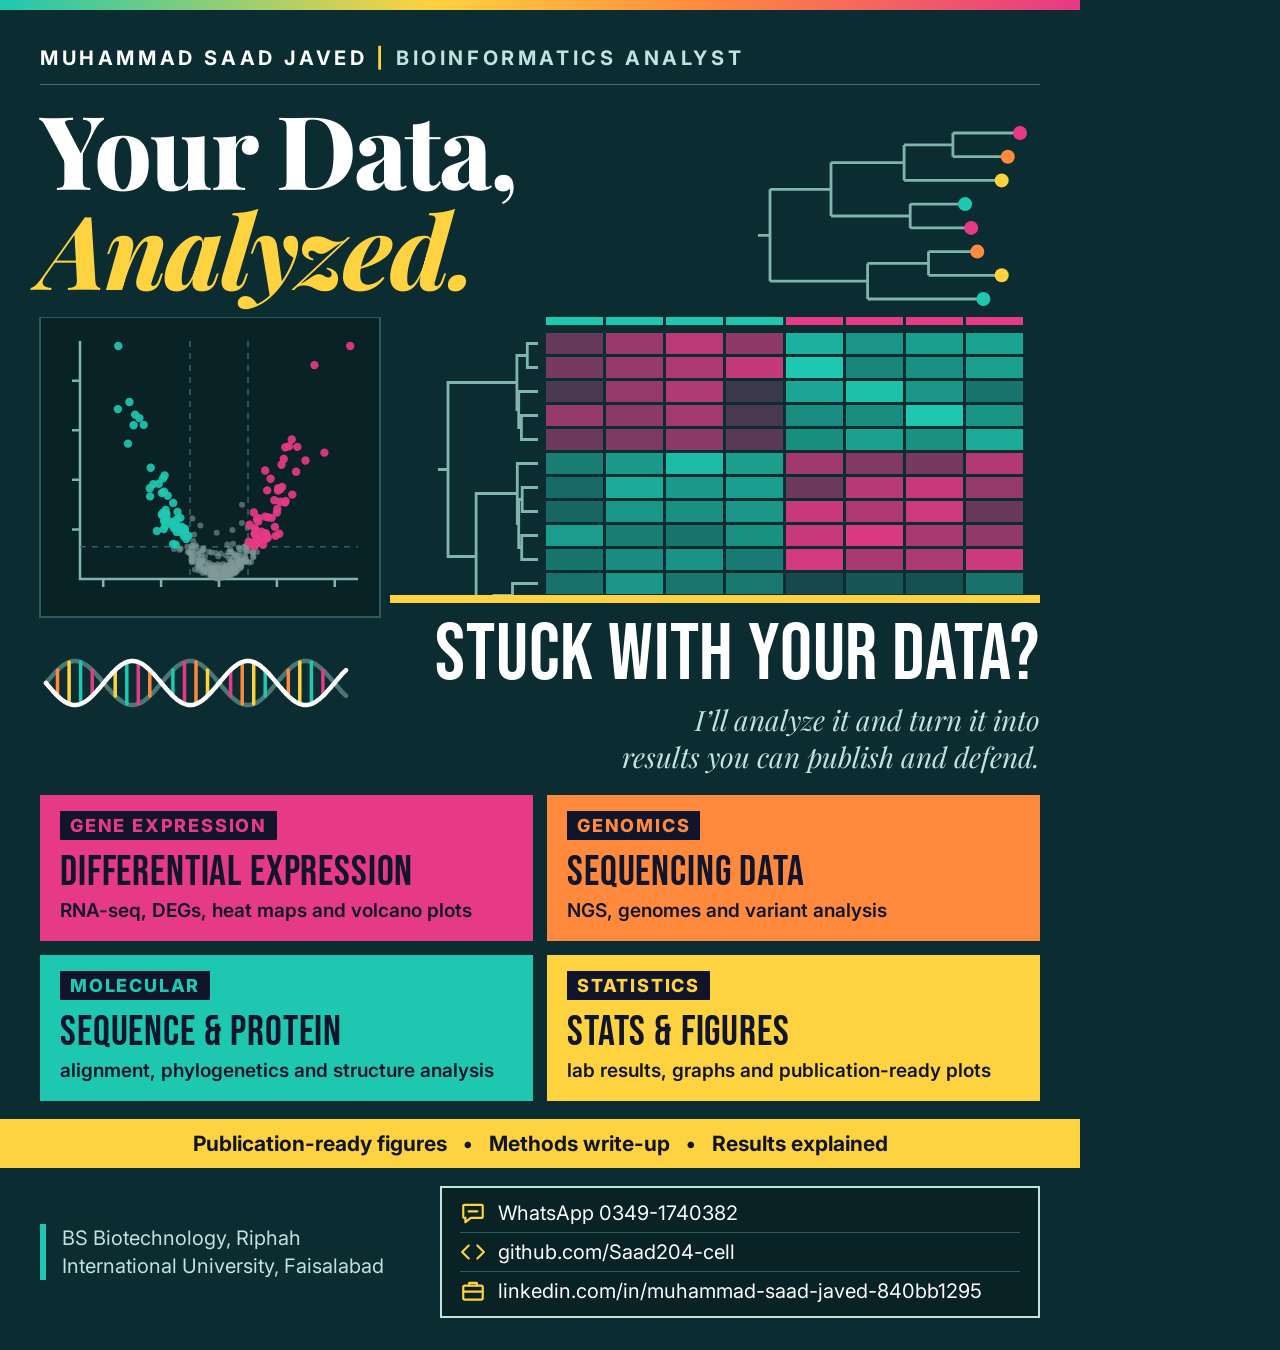
<file: poster/poster-v3-teal.html>
<!doctype html>
<html lang="en">
<head>
<meta charset="utf-8">
<meta name="viewport" content="width=1080">
<title>Your Data, Analyzed</title>
<link rel="preconnect" href="https://fonts.googleapis.com">
<link rel="preconnect" href="https://fonts.gstatic.com" crossorigin>
<link href="https://fonts.googleapis.com/css2?family=Bebas+Neue&family=Inter:wght@400;600;700;800&family=Playfair+Display:ital,wght@0,800;1,400;1,800&display=swap" rel="stylesheet">
<style>
*{box-sizing:border-box;margin:0;padding:0}
html,body{width:1080px;height:1350px;overflow:hidden}
.poster{position:relative;width:1080px;height:1350px;overflow:hidden}
.ic{flex:none;display:block}

body{background:#0B2C30}
.poster{background:#0B2C30;color:#FFFFFF;font-family:Inter,sans-serif;padding:40px 40px 0}
.poster::before{content:"";position:absolute;left:0;top:0;right:0;height:10px;background:linear-gradient(90deg,#1EC8B0,#FFD23F 40%,#FF8A3D 65%,#E63986)}
.mast{font-size:20px;font-weight:700;letter-spacing:.18em;margin-top:6px}
.mast .sep{color:#FFD23F;padding:0 .45em}
.mast .rt{color:#BFE3DE}
.rule{border-top:1.5px solid #3F7178;margin-top:14px}
.head{position:relative;height:212px}
h1{font-family:'Playfair Display',serif;font-weight:800;font-size:102px;line-height:.98;letter-spacing:-.02em;margin-top:14px}
h1 em{display:block;font-style:italic;color:#FFD23F}
.side{position:absolute;right:0;top:22px}
.hero{position:relative;height:458px;margin:6px -40px 0}
.art{position:absolute;left:0;top:0}
.cover{position:absolute;right:40px;bottom:0;width:650px;background:#0B2C30;padding:16px 0 0 26px;border-top:8px solid #FFD23F;text-align:right}
.cover h2{font-family:'Bebas Neue',sans-serif;font-weight:400;font-size:80px;line-height:.92;letter-spacing:.01em;white-space:nowrap}
.cover p{font-family:'Playfair Display',serif;font-style:italic;font-size:28px;line-height:1.3;color:#BFE3DE;margin-top:10px;text-wrap:balance}
.services{display:grid;grid-template-columns:1fr 1fr;gap:14px;margin-top:20px}
.tile{color:#10152B;padding:16px 20px 18px}
.tag{display:inline-block;background:#10152B;font-size:18px;font-weight:800;letter-spacing:.1em;padding:4px 10px 3px;line-height:1.2}
.tile h3{font-family:'Bebas Neue',sans-serif;font-weight:400;font-size:42px;line-height:1;letter-spacing:.02em;margin-top:12px}
.tile p{font-size:19px;line-height:1.35;font-weight:600;margin-top:4px}
.strip{display:flex;justify-content:center;gap:16px;margin:18px -40px 0;padding:12px 0;background:#FFD23F;color:#10152B;font-size:21px;font-weight:700}
footer{display:flex;justify-content:space-between;align-items:center;margin-top:18px}
.affil{width:360px;font-size:20px;line-height:1.4;color:#BFE3DE;border-left:6px solid #1EC8B0;padding-left:16px}
.issue{border:2px solid #BFE3DE;padding:6px 18px;width:600px;background:#082226}
.issue ul{list-style:none}
.issue li{display:flex;align-items:center;gap:12px;font-size:20px;line-height:1.25;padding:6px 0;white-space:nowrap}
.issue li+li{border-top:1px solid #2C5A5F}

</style>
</head>
<body>
<div class="poster">
  <header class="mast">MUHAMMAD SAAD JAVED<span class="sep">|</span><span class="rt">BIOINFORMATICS ANALYST</span></header>
  <div class="rule"></div>
  <div class="head">
    <h1>Your Data, <em>Analyzed.</em></h1>
    <svg class="side" width="300" height="190" viewBox="0 0 300 190" aria-hidden="true">
  <path d="M212.9 12.0V35.7 M212.9 12.0H280.0 M212.9 35.7H267.8 M164.1 23.9V59.4 M164.1 23.9H212.9 M164.1 59.4H261.7 M170.2 83.1V106.9 M170.2 83.1H225.1 M170.2 106.9H231.2 M91.0 41.6V95.0 M91.0 41.6H164.1 M91.0 95.0H170.2 M188.5 130.6V154.3 M188.5 130.6H237.3 M188.5 154.3H261.7 M127.6 142.4V178.0 M127.6 142.4H188.5 M127.6 178.0H243.4 M30.0 68.3V160.2 M30.0 68.3H91.0 M30.0 160.2H127.6 M18.0 114.3H30.0" fill="none" stroke="#7FB5AE" stroke-width="2.8"/>
<circle cx="280.0" cy="12.0" r="7" fill="#E63986"/>
<circle cx="267.8" cy="35.7" r="7" fill="#FF8A3D"/>
<circle cx="261.7" cy="59.4" r="7" fill="#FFD23F"/>
<circle cx="225.1" cy="83.1" r="7" fill="#1EC8B0"/>
<circle cx="231.2" cy="106.9" r="7" fill="#E63986"/>
<circle cx="237.3" cy="130.6" r="7" fill="#FF8A3D"/>
<circle cx="261.7" cy="154.3" r="7" fill="#FFD23F"/>
<circle cx="243.4" cy="178.0" r="7" fill="#1EC8B0"/>
</svg>
  </div>
  <section class="hero">
    <svg class="art" width="1080" height="470" viewBox="0 0 1080 470" aria-hidden="true">
  <rect x="40" y="0" width="340" height="300" fill="#082226"/>
  <rect x="40" y="0" width="340" height="300" fill="none" stroke="#2C5A5F" stroke-width="2"/>
  <path d="M80.0 24.0V262.0H358.0" fill="none" stroke="#7FB5AE" stroke-width="2.5"/>
<path d="M103.2 262.0v8 M161.1 262.0v8 M219.0 262.0v8 M276.9 262.0v8 M334.8 262.0v8 M80.0 212.4h-8 M80.0 162.8h-8 M80.0 113.2h-8 M80.0 63.7h-8" stroke="#7FB5AE" stroke-width="2.5"/>
<path d="M190.0 24.0V262.0M248.0 24.0V262.0M80.0 229.8H358.0" stroke="#3F7178" stroke-width="1.6" stroke-dasharray="6 6" opacity=".8"/>
<circle cx="216.4" cy="261.4" r="3.0" fill="#7E9A98" opacity="0.6"/>
<circle cx="227.2" cy="258.2" r="3.0" fill="#7E9A98" opacity="0.6"/>
<circle cx="239.9" cy="236.3" r="3.0" fill="#7E9A98" opacity="0.6"/>
<circle cx="195.7" cy="228.2" r="3.0" fill="#7E9A98" opacity="0.6"/>
<circle cx="192.8" cy="235.5" r="3.0" fill="#7E9A98" opacity="0.6"/>
<circle cx="246.4" cy="228.9" r="3.0" fill="#7E9A98" opacity="0.6"/>
<circle cx="189.4" cy="235.0" r="3.0" fill="#7E9A98" opacity="0.6"/>
<circle cx="232.9" cy="253.5" r="3.0" fill="#7E9A98" opacity="0.6"/>
<circle cx="235.6" cy="249.5" r="3.0" fill="#7E9A98" opacity="0.6"/>
<circle cx="239.3" cy="244.5" r="3.0" fill="#7E9A98" opacity="0.6"/>
<circle cx="238.6" cy="239.0" r="3.0" fill="#7E9A98" opacity="0.6"/>
<circle cx="226.3" cy="253.2" r="3.0" fill="#7E9A98" opacity="0.6"/>
<circle cx="225.3" cy="249.1" r="3.0" fill="#7E9A98" opacity="0.6"/>
<circle cx="213.0" cy="251.7" r="3.0" fill="#7E9A98" opacity="0.6"/>
<circle cx="191.9" cy="229.0" r="3.0" fill="#7E9A98" opacity="0.6"/>
<circle cx="223.6" cy="252.4" r="3.0" fill="#7E9A98" opacity="0.6"/>
<circle cx="202.1" cy="233.5" r="3.0" fill="#7E9A98" opacity="0.6"/>
<circle cx="241.4" cy="249.1" r="3.0" fill="#7E9A98" opacity="0.6"/>
<circle cx="230.2" cy="232.3" r="3.0" fill="#7E9A98" opacity="0.6"/>
<circle cx="230.4" cy="234.7" r="3.0" fill="#7E9A98" opacity="0.6"/>
<circle cx="222.4" cy="256.0" r="3.0" fill="#7E9A98" opacity="0.6"/>
<circle cx="202.8" cy="244.8" r="3.0" fill="#7E9A98" opacity="0.6"/>
<circle cx="213.0" cy="256.9" r="3.0" fill="#7E9A98" opacity="0.6"/>
<circle cx="201.1" cy="244.5" r="3.0" fill="#7E9A98" opacity="0.6"/>
<circle cx="233.0" cy="226.7" r="3.0" fill="#7E9A98" opacity="0.6"/>
<circle cx="219.5" cy="248.5" r="3.0" fill="#7E9A98" opacity="0.6"/>
<circle cx="240.0" cy="251.7" r="3.0" fill="#7E9A98" opacity="0.6"/>
<circle cx="191.4" cy="228.9" r="3.0" fill="#7E9A98" opacity="0.6"/>
<circle cx="192.4" cy="201.4" r="3.0" fill="#7E9A98" opacity="0.6"/>
<circle cx="211.9" cy="257.4" r="3.0" fill="#7E9A98" opacity="0.6"/>
<circle cx="198.6" cy="253.6" r="3.0" fill="#7E9A98" opacity="0.6"/>
<circle cx="229.5" cy="258.0" r="3.0" fill="#7E9A98" opacity="0.6"/>
<circle cx="198.2" cy="243.2" r="3.0" fill="#7E9A98" opacity="0.6"/>
<circle cx="220.6" cy="236.5" r="3.0" fill="#7E9A98" opacity="0.6"/>
<circle cx="219.3" cy="252.4" r="3.0" fill="#7E9A98" opacity="0.6"/>
<circle cx="236.3" cy="254.4" r="3.0" fill="#7E9A98" opacity="0.6"/>
<circle cx="238.7" cy="245.3" r="3.0" fill="#7E9A98" opacity="0.6"/>
<circle cx="229.9" cy="255.9" r="3.0" fill="#7E9A98" opacity="0.6"/>
<circle cx="255.1" cy="230.1" r="3.0" fill="#7E9A98" opacity="0.6"/>
<circle cx="235.9" cy="244.3" r="3.0" fill="#7E9A98" opacity="0.6"/>
<circle cx="228.4" cy="249.9" r="3.0" fill="#7E9A98" opacity="0.6"/>
<circle cx="253.4" cy="239.6" r="3.0" fill="#7E9A98" opacity="0.6"/>
<circle cx="224.8" cy="257.3" r="3.0" fill="#7E9A98" opacity="0.6"/>
<circle cx="231.2" cy="253.3" r="3.0" fill="#7E9A98" opacity="0.6"/>
<circle cx="214.4" cy="252.8" r="3.0" fill="#7E9A98" opacity="0.6"/>
<circle cx="241.9" cy="206.1" r="3.0" fill="#7E9A98" opacity="0.6"/>
<circle cx="247.7" cy="210.7" r="3.0" fill="#7E9A98" opacity="0.6"/>
<circle cx="200.7" cy="249.3" r="3.0" fill="#7E9A98" opacity="0.6"/>
<circle cx="179.5" cy="232.8" r="3.0" fill="#7E9A98" opacity="0.6"/>
<circle cx="232.2" cy="252.5" r="3.0" fill="#7E9A98" opacity="0.6"/>
<circle cx="200.3" cy="248.6" r="3.0" fill="#7E9A98" opacity="0.6"/>
<circle cx="244.3" cy="244.1" r="3.0" fill="#7E9A98" opacity="0.6"/>
<circle cx="202.6" cy="256.0" r="3.0" fill="#7E9A98" opacity="0.6"/>
<circle cx="214.5" cy="257.3" r="3.0" fill="#7E9A98" opacity="0.6"/>
<circle cx="222.2" cy="260.7" r="3.0" fill="#7E9A98" opacity="0.6"/>
<circle cx="225.9" cy="238.5" r="3.0" fill="#7E9A98" opacity="0.6"/>
<circle cx="193.8" cy="236.1" r="3.0" fill="#7E9A98" opacity="0.6"/>
<circle cx="248.9" cy="245.6" r="3.0" fill="#7E9A98" opacity="0.6"/>
<circle cx="218.1" cy="260.9" r="3.0" fill="#7E9A98" opacity="0.6"/>
<circle cx="209.4" cy="250.6" r="3.0" fill="#7E9A98" opacity="0.6"/>
<circle cx="224.4" cy="251.7" r="3.0" fill="#7E9A98" opacity="0.6"/>
<circle cx="235.1" cy="251.8" r="3.0" fill="#7E9A98" opacity="0.6"/>
<circle cx="203.5" cy="231.0" r="3.0" fill="#7E9A98" opacity="0.6"/>
<circle cx="229.9" cy="257.2" r="3.0" fill="#7E9A98" opacity="0.6"/>
<circle cx="239.7" cy="246.8" r="3.0" fill="#7E9A98" opacity="0.6"/>
<circle cx="187.7" cy="235.0" r="3.0" fill="#7E9A98" opacity="0.6"/>
<circle cx="211.0" cy="258.6" r="3.0" fill="#7E9A98" opacity="0.6"/>
<circle cx="211.4" cy="257.3" r="3.0" fill="#7E9A98" opacity="0.6"/>
<circle cx="206.2" cy="252.7" r="3.0" fill="#7E9A98" opacity="0.6"/>
<circle cx="203.9" cy="252.5" r="3.0" fill="#7E9A98" opacity="0.6"/>
<circle cx="244.3" cy="244.2" r="3.0" fill="#7E9A98" opacity="0.6"/>
<circle cx="253.1" cy="235.7" r="3.0" fill="#7E9A98" opacity="0.6"/>
<circle cx="244.8" cy="239.0" r="3.0" fill="#7E9A98" opacity="0.6"/>
<circle cx="256.9" cy="234.9" r="3.0" fill="#7E9A98" opacity="0.6"/>
<circle cx="204.9" cy="239.2" r="3.0" fill="#7E9A98" opacity="0.6"/>
<circle cx="245.8" cy="242.9" r="3.0" fill="#7E9A98" opacity="0.6"/>
<circle cx="248.1" cy="230.4" r="3.0" fill="#7E9A98" opacity="0.6"/>
<circle cx="196.6" cy="230.0" r="3.0" fill="#7E9A98" opacity="0.6"/>
<circle cx="241.0" cy="242.1" r="3.0" fill="#7E9A98" opacity="0.6"/>
<circle cx="232.4" cy="213.0" r="3.0" fill="#7E9A98" opacity="0.6"/>
<circle cx="198.6" cy="237.0" r="3.0" fill="#7E9A98" opacity="0.6"/>
<circle cx="237.2" cy="242.5" r="3.0" fill="#7E9A98" opacity="0.6"/>
<circle cx="218.4" cy="251.1" r="3.0" fill="#7E9A98" opacity="0.6"/>
<circle cx="231.6" cy="246.9" r="3.0" fill="#7E9A98" opacity="0.6"/>
<circle cx="240.8" cy="247.5" r="3.0" fill="#7E9A98" opacity="0.6"/>
<circle cx="203.4" cy="233.0" r="3.0" fill="#7E9A98" opacity="0.6"/>
<circle cx="194.1" cy="230.1" r="3.0" fill="#7E9A98" opacity="0.6"/>
<circle cx="228.5" cy="256.1" r="3.0" fill="#7E9A98" opacity="0.6"/>
<circle cx="242.0" cy="187.8" r="3.0" fill="#7E9A98" opacity="0.6"/>
<circle cx="225.0" cy="257.6" r="3.0" fill="#7E9A98" opacity="0.6"/>
<circle cx="220.6" cy="260.3" r="3.0" fill="#7E9A98" opacity="0.6"/>
<circle cx="236.0" cy="253.0" r="3.0" fill="#7E9A98" opacity="0.6"/>
<circle cx="211.4" cy="251.6" r="3.0" fill="#7E9A98" opacity="0.6"/>
<circle cx="224.4" cy="251.9" r="3.0" fill="#7E9A98" opacity="0.6"/>
<circle cx="229.6" cy="250.9" r="3.0" fill="#7E9A98" opacity="0.6"/>
<circle cx="238.6" cy="230.6" r="3.0" fill="#7E9A98" opacity="0.6"/>
<circle cx="193.3" cy="224.1" r="3.0" fill="#7E9A98" opacity="0.6"/>
<circle cx="231.1" cy="257.3" r="3.0" fill="#7E9A98" opacity="0.6"/>
<circle cx="208.8" cy="250.9" r="3.0" fill="#7E9A98" opacity="0.6"/>
<circle cx="231.4" cy="234.7" r="3.0" fill="#7E9A98" opacity="0.6"/>
<circle cx="201.6" cy="240.7" r="3.0" fill="#7E9A98" opacity="0.6"/>
<circle cx="229.1" cy="241.7" r="3.0" fill="#7E9A98" opacity="0.6"/>
<circle cx="194.9" cy="252.5" r="3.0" fill="#7E9A98" opacity="0.6"/>
<circle cx="229.0" cy="248.3" r="3.0" fill="#7E9A98" opacity="0.6"/>
<circle cx="200.4" cy="208.4" r="3.0" fill="#7E9A98" opacity="0.6"/>
<circle cx="210.9" cy="259.9" r="3.0" fill="#7E9A98" opacity="0.6"/>
<circle cx="205.6" cy="244.2" r="3.0" fill="#7E9A98" opacity="0.6"/>
<circle cx="224.5" cy="250.8" r="3.0" fill="#7E9A98" opacity="0.6"/>
<circle cx="233.4" cy="245.5" r="3.0" fill="#7E9A98" opacity="0.6"/>
<circle cx="231.2" cy="258.2" r="3.0" fill="#7E9A98" opacity="0.6"/>
<circle cx="207.8" cy="248.6" r="3.0" fill="#7E9A98" opacity="0.6"/>
<circle cx="226.0" cy="252.8" r="3.0" fill="#7E9A98" opacity="0.6"/>
<circle cx="235.6" cy="248.6" r="3.0" fill="#7E9A98" opacity="0.6"/>
<circle cx="217.6" cy="247.2" r="3.0" fill="#7E9A98" opacity="0.6"/>
<circle cx="193.5" cy="240.3" r="3.0" fill="#7E9A98" opacity="0.6"/>
<circle cx="225.3" cy="255.6" r="3.0" fill="#7E9A98" opacity="0.6"/>
<circle cx="191.3" cy="242.6" r="3.0" fill="#7E9A98" opacity="0.6"/>
<circle cx="217.7" cy="258.1" r="3.0" fill="#7E9A98" opacity="0.6"/>
<circle cx="217.4" cy="255.8" r="3.0" fill="#7E9A98" opacity="0.6"/>
<circle cx="223.7" cy="254.5" r="3.0" fill="#7E9A98" opacity="0.6"/>
<circle cx="191.6" cy="245.3" r="3.0" fill="#7E9A98" opacity="0.6"/>
<circle cx="226.7" cy="248.1" r="3.0" fill="#7E9A98" opacity="0.6"/>
<circle cx="213.9" cy="254.6" r="3.0" fill="#7E9A98" opacity="0.6"/>
<circle cx="187.3" cy="229.8" r="3.0" fill="#7E9A98" opacity="0.6"/>
<circle cx="241.5" cy="243.3" r="3.0" fill="#7E9A98" opacity="0.6"/>
<circle cx="212.7" cy="251.1" r="3.0" fill="#7E9A98" opacity="0.6"/>
<circle cx="252.7" cy="235.6" r="3.0" fill="#7E9A98" opacity="0.6"/>
<circle cx="251.2" cy="244.9" r="3.0" fill="#7E9A98" opacity="0.6"/>
<circle cx="225.8" cy="253.0" r="3.0" fill="#7E9A98" opacity="0.6"/>
<circle cx="217.5" cy="260.0" r="3.0" fill="#7E9A98" opacity="0.6"/>
<circle cx="231.3" cy="246.5" r="3.0" fill="#7E9A98" opacity="0.6"/>
<circle cx="238.3" cy="245.4" r="3.0" fill="#7E9A98" opacity="0.6"/>
<circle cx="206.3" cy="254.5" r="3.0" fill="#7E9A98" opacity="0.6"/>
<circle cx="226.0" cy="258.7" r="3.0" fill="#7E9A98" opacity="0.6"/>
<circle cx="216.2" cy="258.7" r="3.0" fill="#7E9A98" opacity="0.6"/>
<circle cx="190.4" cy="237.3" r="3.0" fill="#7E9A98" opacity="0.6"/>
<circle cx="198.5" cy="234.4" r="3.0" fill="#7E9A98" opacity="0.6"/>
<circle cx="196.0" cy="243.9" r="3.0" fill="#7E9A98" opacity="0.6"/>
<circle cx="239.5" cy="244.6" r="3.0" fill="#7E9A98" opacity="0.6"/>
<circle cx="211.2" cy="251.7" r="3.0" fill="#7E9A98" opacity="0.6"/>
<circle cx="234.9" cy="250.7" r="3.0" fill="#7E9A98" opacity="0.6"/>
<circle cx="232.4" cy="252.4" r="3.0" fill="#7E9A98" opacity="0.6"/>
<circle cx="210.6" cy="255.4" r="3.0" fill="#7E9A98" opacity="0.6"/>
<circle cx="238.3" cy="244.2" r="3.0" fill="#7E9A98" opacity="0.6"/>
<circle cx="239.6" cy="243.6" r="3.0" fill="#7E9A98" opacity="0.6"/>
<circle cx="220.0" cy="257.2" r="3.0" fill="#7E9A98" opacity="0.6"/>
<circle cx="214.4" cy="248.8" r="3.0" fill="#7E9A98" opacity="0.6"/>
<circle cx="227.0" cy="256.9" r="3.0" fill="#7E9A98" opacity="0.6"/>
<circle cx="235.2" cy="255.3" r="3.0" fill="#7E9A98" opacity="0.6"/>
<circle cx="202.9" cy="245.4" r="3.0" fill="#7E9A98" opacity="0.6"/>
<circle cx="231.7" cy="241.9" r="3.0" fill="#7E9A98" opacity="0.6"/>
<circle cx="235.6" cy="251.7" r="3.0" fill="#7E9A98" opacity="0.6"/>
<circle cx="214.8" cy="250.6" r="3.0" fill="#7E9A98" opacity="0.6"/>
<circle cx="230.5" cy="244.8" r="3.0" fill="#7E9A98" opacity="0.6"/>
<circle cx="218.5" cy="261.6" r="3.0" fill="#7E9A98" opacity="0.6"/>
<circle cx="246.5" cy="234.2" r="3.0" fill="#7E9A98" opacity="0.6"/>
<circle cx="237.2" cy="253.9" r="3.0" fill="#7E9A98" opacity="0.6"/>
<circle cx="199.2" cy="243.3" r="3.0" fill="#7E9A98" opacity="0.6"/>
<circle cx="197.7" cy="239.9" r="3.0" fill="#7E9A98" opacity="0.6"/>
<circle cx="215.3" cy="259.9" r="3.0" fill="#7E9A98" opacity="0.6"/>
<circle cx="233.2" cy="237.7" r="3.0" fill="#7E9A98" opacity="0.6"/>
<circle cx="198.6" cy="248.4" r="3.0" fill="#7E9A98" opacity="0.6"/>
<circle cx="191.9" cy="243.7" r="3.0" fill="#7E9A98" opacity="0.6"/>
<circle cx="223.3" cy="259.8" r="3.0" fill="#7E9A98" opacity="0.6"/>
<circle cx="228.3" cy="258.9" r="3.0" fill="#7E9A98" opacity="0.6"/>
<circle cx="241.2" cy="246.9" r="3.0" fill="#7E9A98" opacity="0.6"/>
<circle cx="197.5" cy="247.9" r="3.0" fill="#7E9A98" opacity="0.6"/>
<circle cx="215.6" cy="236.0" r="3.0" fill="#7E9A98" opacity="0.6"/>
<circle cx="234.9" cy="253.1" r="3.0" fill="#7E9A98" opacity="0.6"/>
<circle cx="199.5" cy="246.4" r="3.0" fill="#7E9A98" opacity="0.6"/>
<circle cx="234.6" cy="237.0" r="3.0" fill="#7E9A98" opacity="0.6"/>
<circle cx="201.2" cy="249.9" r="3.0" fill="#7E9A98" opacity="0.6"/>
<circle cx="232.2" cy="250.3" r="3.0" fill="#7E9A98" opacity="0.6"/>
<circle cx="231.8" cy="251.6" r="3.0" fill="#7E9A98" opacity="0.6"/>
<circle cx="234.7" cy="256.6" r="3.0" fill="#7E9A98" opacity="0.6"/>
<circle cx="232.5" cy="256.3" r="3.0" fill="#7E9A98" opacity="0.6"/>
<circle cx="191.8" cy="239.5" r="3.0" fill="#7E9A98" opacity="0.6"/>
<circle cx="238.7" cy="247.7" r="3.0" fill="#7E9A98" opacity="0.6"/>
<circle cx="211.5" cy="235.4" r="3.0" fill="#7E9A98" opacity="0.6"/>
<circle cx="189.6" cy="235.2" r="3.0" fill="#7E9A98" opacity="0.6"/>
<circle cx="217.6" cy="256.1" r="3.0" fill="#7E9A98" opacity="0.6"/>
<circle cx="210.8" cy="252.8" r="3.0" fill="#7E9A98" opacity="0.6"/>
<circle cx="246.3" cy="244.6" r="3.0" fill="#7E9A98" opacity="0.6"/>
<circle cx="217.4" cy="258.9" r="3.0" fill="#7E9A98" opacity="0.6"/>
<circle cx="199.8" cy="251.5" r="3.0" fill="#7E9A98" opacity="0.6"/>
<circle cx="241.0" cy="250.3" r="3.0" fill="#7E9A98" opacity="0.6"/>
<circle cx="215.0" cy="253.5" r="3.0" fill="#7E9A98" opacity="0.6"/>
<circle cx="203.8" cy="251.7" r="3.0" fill="#7E9A98" opacity="0.6"/>
<circle cx="208.9" cy="234.8" r="3.0" fill="#7E9A98" opacity="0.6"/>
<circle cx="253.3" cy="240.2" r="3.0" fill="#7E9A98" opacity="0.6"/>
<circle cx="223.1" cy="246.9" r="3.0" fill="#7E9A98" opacity="0.6"/>
<circle cx="217.6" cy="251.0" r="3.0" fill="#7E9A98" opacity="0.6"/>
<circle cx="225.0" cy="254.1" r="3.0" fill="#7E9A98" opacity="0.6"/>
<circle cx="223.3" cy="254.4" r="3.0" fill="#7E9A98" opacity="0.6"/>
<circle cx="216.2" cy="258.2" r="3.0" fill="#7E9A98" opacity="0.6"/>
<circle cx="246.1" cy="228.5" r="3.0" fill="#7E9A98" opacity="0.6"/>
<circle cx="194.1" cy="217.4" r="3.0" fill="#7E9A98" opacity="0.6"/>
<circle cx="201.1" cy="236.7" r="3.0" fill="#7E9A98" opacity="0.6"/>
<circle cx="212.5" cy="254.1" r="3.0" fill="#7E9A98" opacity="0.6"/>
<circle cx="236.8" cy="238.5" r="3.0" fill="#7E9A98" opacity="0.6"/>
<circle cx="191.8" cy="238.2" r="3.0" fill="#7E9A98" opacity="0.6"/>
<circle cx="209.0" cy="246.1" r="3.0" fill="#7E9A98" opacity="0.6"/>
<circle cx="206.4" cy="249.5" r="3.0" fill="#7E9A98" opacity="0.6"/>
<circle cx="203.2" cy="252.7" r="3.0" fill="#7E9A98" opacity="0.6"/>
<circle cx="224.3" cy="254.7" r="3.0" fill="#7E9A98" opacity="0.6"/>
<circle cx="202.4" cy="243.3" r="3.0" fill="#7E9A98" opacity="0.6"/>
<circle cx="192.2" cy="232.2" r="3.0" fill="#7E9A98" opacity="0.6"/>
<circle cx="235.3" cy="239.3" r="3.0" fill="#7E9A98" opacity="0.6"/>
<circle cx="205.9" cy="255.1" r="3.0" fill="#7E9A98" opacity="0.6"/>
<circle cx="207.8" cy="256.7" r="3.0" fill="#7E9A98" opacity="0.6"/>
<circle cx="228.6" cy="235.2" r="3.0" fill="#7E9A98" opacity="0.6"/>
<circle cx="212.0" cy="247.6" r="3.0" fill="#7E9A98" opacity="0.6"/>
<circle cx="239.7" cy="232.1" r="3.0" fill="#7E9A98" opacity="0.6"/>
<circle cx="218.3" cy="239.2" r="3.0" fill="#7E9A98" opacity="0.6"/>
<circle cx="180.6" cy="231.5" r="3.0" fill="#7E9A98" opacity="0.6"/>
<circle cx="245.1" cy="233.0" r="3.0" fill="#7E9A98" opacity="0.6"/>
<circle cx="224.1" cy="259.4" r="3.0" fill="#7E9A98" opacity="0.6"/>
<circle cx="212.0" cy="258.5" r="3.0" fill="#7E9A98" opacity="0.6"/>
<circle cx="244.8" cy="245.1" r="3.0" fill="#7E9A98" opacity="0.6"/>
<circle cx="192.6" cy="244.8" r="3.0" fill="#7E9A98" opacity="0.6"/>
<circle cx="243.7" cy="230.0" r="3.0" fill="#7E9A98" opacity="0.6"/>
<circle cx="245.2" cy="239.7" r="3.0" fill="#7E9A98" opacity="0.6"/>
<circle cx="252.9" cy="234.8" r="3.0" fill="#7E9A98" opacity="0.6"/>
<circle cx="227.3" cy="227.4" r="3.0" fill="#7E9A98" opacity="0.6"/>
<circle cx="216.7" cy="215.7" r="3.0" fill="#7E9A98" opacity="0.6"/>
<circle cx="247.5" cy="234.2" r="3.0" fill="#7E9A98" opacity="0.6"/>
<circle cx="222.4" cy="251.3" r="3.0" fill="#7E9A98" opacity="0.6"/>
<circle cx="174.0" cy="231.9" r="3.0" fill="#7E9A98" opacity="0.6"/>
<circle cx="203.9" cy="254.6" r="3.0" fill="#7E9A98" opacity="0.6"/>
<circle cx="215.2" cy="260.5" r="3.0" fill="#7E9A98" opacity="0.6"/>
<circle cx="230.6" cy="252.5" r="3.0" fill="#7E9A98" opacity="0.6"/>
<circle cx="164.6" cy="158.5" r="4.2" fill="#1EC8B0" opacity=".92"/>
<circle cx="170.9" cy="206.8" r="4.2" fill="#1EC8B0" opacity=".92"/>
<circle cx="180.3" cy="200.9" r="4.2" fill="#1EC8B0" opacity=".92"/>
<circle cx="188.4" cy="218.7" r="4.2" fill="#1EC8B0" opacity=".92"/>
<circle cx="176.7" cy="215.1" r="4.2" fill="#1EC8B0" opacity=".92"/>
<circle cx="162.7" cy="195.9" r="4.2" fill="#1EC8B0" opacity=".92"/>
<circle cx="163.8" cy="212.1" r="4.2" fill="#1EC8B0" opacity=".92"/>
<circle cx="166.5" cy="196.8" r="4.2" fill="#1EC8B0" opacity=".92"/>
<circle cx="184.9" cy="211.7" r="4.2" fill="#1EC8B0" opacity=".92"/>
<circle cx="135.1" cy="97.6" r="4.2" fill="#1EC8B0" opacity=".92"/>
<circle cx="181.7" cy="209.8" r="4.2" fill="#1EC8B0" opacity=".92"/>
<circle cx="165.6" cy="193.0" r="4.2" fill="#1EC8B0" opacity=".92"/>
<circle cx="164.1" cy="174.8" r="4.2" fill="#1EC8B0" opacity=".92"/>
<circle cx="184.9" cy="214.3" r="4.2" fill="#1EC8B0" opacity=".92"/>
<circle cx="149.8" cy="171.2" r="4.2" fill="#1EC8B0" opacity=".92"/>
<circle cx="165.5" cy="203.8" r="4.2" fill="#1EC8B0" opacity=".92"/>
<circle cx="173.8" cy="211.0" r="4.2" fill="#1EC8B0" opacity=".92"/>
<circle cx="175.8" cy="227.6" r="4.2" fill="#1EC8B0" opacity=".92"/>
<circle cx="176.8" cy="210.6" r="4.2" fill="#1EC8B0" opacity=".92"/>
<circle cx="150.1" cy="179.4" r="4.2" fill="#1EC8B0" opacity=".92"/>
<circle cx="180.7" cy="215.1" r="4.2" fill="#1EC8B0" opacity=".92"/>
<circle cx="161.9" cy="176.0" r="4.2" fill="#1EC8B0" opacity=".92"/>
<circle cx="161.8" cy="197.9" r="4.2" fill="#1EC8B0" opacity=".92"/>
<circle cx="177.5" cy="194.9" r="4.2" fill="#1EC8B0" opacity=".92"/>
<circle cx="172.7" cy="204.9" r="4.2" fill="#1EC8B0" opacity=".92"/>
<circle cx="153.4" cy="167.1" r="4.2" fill="#1EC8B0" opacity=".92"/>
<circle cx="177.3" cy="209.0" r="4.2" fill="#1EC8B0" opacity=".92"/>
<circle cx="186.3" cy="222.1" r="4.2" fill="#1EC8B0" opacity=".92"/>
<circle cx="118.3" cy="29.0" r="4.2" fill="#1EC8B0" opacity=".92"/>
<circle cx="117.9" cy="92.1" r="4.2" fill="#1EC8B0" opacity=".92"/>
<circle cx="129.4" cy="85.0" r="4.2" fill="#1EC8B0" opacity=".92"/>
<circle cx="177.0" cy="202.2" r="4.2" fill="#1EC8B0" opacity=".92"/>
<circle cx="139.4" cy="101.1" r="4.2" fill="#1EC8B0" opacity=".92"/>
<circle cx="164.7" cy="195.7" r="4.2" fill="#1EC8B0" opacity=".92"/>
<circle cx="173.1" cy="227.0" r="4.2" fill="#1EC8B0" opacity=".92"/>
<circle cx="133.6" cy="108.2" r="4.2" fill="#1EC8B0" opacity=".92"/>
<circle cx="165.3" cy="208.6" r="4.2" fill="#1EC8B0" opacity=".92"/>
<circle cx="167.7" cy="178.8" r="4.2" fill="#1EC8B0" opacity=".92"/>
<circle cx="175.4" cy="210.4" r="4.2" fill="#1EC8B0" opacity=".92"/>
<circle cx="173.2" cy="186.0" r="4.2" fill="#1EC8B0" opacity=".92"/>
<circle cx="158.8" cy="166.7" r="4.2" fill="#1EC8B0" opacity=".92"/>
<circle cx="165.4" cy="196.4" r="4.2" fill="#1EC8B0" opacity=".92"/>
<circle cx="166.7" cy="201.5" r="4.2" fill="#1EC8B0" opacity=".92"/>
<circle cx="164.1" cy="204.1" r="4.2" fill="#1EC8B0" opacity=".92"/>
<circle cx="156.9" cy="214.0" r="4.2" fill="#1EC8B0" opacity=".92"/>
<circle cx="150.7" cy="150.8" r="4.2" fill="#1EC8B0" opacity=".92"/>
<circle cx="128.0" cy="126.6" r="4.2" fill="#1EC8B0" opacity=".92"/>
<circle cx="163.0" cy="161.4" r="4.2" fill="#1EC8B0" opacity=".92"/>
<circle cx="163.2" cy="199.1" r="4.2" fill="#1EC8B0" opacity=".92"/>
<circle cx="143.7" cy="107.9" r="4.2" fill="#1EC8B0" opacity=".92"/>
<circle cx="183.8" cy="219.1" r="4.2" fill="#1EC8B0" opacity=".92"/>
<circle cx="176.6" cy="208.7" r="4.2" fill="#1EC8B0" opacity=".92"/>
<circle cx="258.3" cy="204.4" r="4.2" fill="#E63986" opacity=".92"/>
<circle cx="291.8" cy="122.4" r="4.2" fill="#E63986" opacity=".92"/>
<circle cx="285.3" cy="130.2" r="4.2" fill="#E63986" opacity=".92"/>
<circle cx="296.1" cy="154.7" r="4.2" fill="#E63986" opacity=".92"/>
<circle cx="248.6" cy="224.7" r="4.2" fill="#E63986" opacity=".92"/>
<circle cx="251.1" cy="226.7" r="4.2" fill="#E63986" opacity=".92"/>
<circle cx="266.5" cy="221.6" r="4.2" fill="#E63986" opacity=".92"/>
<circle cx="283.8" cy="142.0" r="4.2" fill="#E63986" opacity=".92"/>
<circle cx="280.3" cy="184.7" r="4.2" fill="#E63986" opacity=".92"/>
<circle cx="253.8" cy="225.3" r="4.2" fill="#E63986" opacity=".92"/>
<circle cx="279.3" cy="216.8" r="4.2" fill="#E63986" opacity=".92"/>
<circle cx="258.5" cy="224.0" r="4.2" fill="#E63986" opacity=".92"/>
<circle cx="254.7" cy="216.7" r="4.2" fill="#E63986" opacity=".92"/>
<circle cx="281.5" cy="147.7" r="4.2" fill="#E63986" opacity=".92"/>
<circle cx="292.3" cy="177.6" r="4.2" fill="#E63986" opacity=".92"/>
<circle cx="264.7" cy="222.2" r="4.2" fill="#E63986" opacity=".92"/>
<circle cx="274.9" cy="209.9" r="4.2" fill="#E63986" opacity=".92"/>
<circle cx="263.1" cy="227.8" r="4.2" fill="#E63986" opacity=".92"/>
<circle cx="261.6" cy="214.7" r="4.2" fill="#E63986" opacity=".92"/>
<circle cx="274.3" cy="183.3" r="4.2" fill="#E63986" opacity=".92"/>
<circle cx="267.2" cy="173.4" r="4.2" fill="#E63986" opacity=".92"/>
<circle cx="350.2" cy="29.0" r="4.2" fill="#E63986" opacity=".92"/>
<circle cx="278.2" cy="171.1" r="4.2" fill="#E63986" opacity=".92"/>
<circle cx="324.4" cy="135.6" r="4.2" fill="#E63986" opacity=".92"/>
<circle cx="249.6" cy="207.8" r="4.2" fill="#E63986" opacity=".92"/>
<circle cx="314.5" cy="48.1" r="4.2" fill="#E63986" opacity=".92"/>
<circle cx="265.0" cy="216.8" r="4.2" fill="#E63986" opacity=".92"/>
<circle cx="289.0" cy="129.3" r="4.2" fill="#E63986" opacity=".92"/>
<circle cx="265.9" cy="220.4" r="4.2" fill="#E63986" opacity=".92"/>
<circle cx="265.2" cy="153.5" r="4.2" fill="#E63986" opacity=".92"/>
<circle cx="255.8" cy="213.1" r="4.2" fill="#E63986" opacity=".92"/>
<circle cx="256.9" cy="226.3" r="4.2" fill="#E63986" opacity=".92"/>
<circle cx="277.3" cy="192.0" r="4.2" fill="#E63986" opacity=".92"/>
<circle cx="285.6" cy="184.3" r="4.2" fill="#E63986" opacity=".92"/>
<circle cx="270.6" cy="161.7" r="4.2" fill="#E63986" opacity=".92"/>
<circle cx="253.8" cy="195.5" r="4.2" fill="#E63986" opacity=".92"/>
<circle cx="282.1" cy="170.0" r="4.2" fill="#E63986" opacity=".92"/>
<circle cx="254.9" cy="217.3" r="4.2" fill="#E63986" opacity=".92"/>
<circle cx="276.9" cy="195.5" r="4.2" fill="#E63986" opacity=".92"/>
<circle cx="275.6" cy="218.9" r="4.2" fill="#E63986" opacity=".92"/>
<circle cx="271.7" cy="200.9" r="4.2" fill="#E63986" opacity=".92"/>
<circle cx="254.8" cy="211.1" r="4.2" fill="#E63986" opacity=".92"/>
<circle cx="265.0" cy="199.6" r="4.2" fill="#E63986" opacity=".92"/>
<circle cx="297.3" cy="129.9" r="4.2" fill="#E63986" opacity=".92"/>
<circle cx="284.9" cy="185.6" r="4.2" fill="#E63986" opacity=".92"/>
<circle cx="266.0" cy="216.4" r="4.2" fill="#E63986" opacity=".92"/>
<circle cx="252.9" cy="228.7" r="4.2" fill="#E63986" opacity=".92"/>
<circle cx="256.9" cy="217.8" r="4.2" fill="#E63986" opacity=".92"/>
<circle cx="267.8" cy="220.5" r="4.2" fill="#E63986" opacity=".92"/>
<circle cx="258.1" cy="200.9" r="4.2" fill="#E63986" opacity=".92"/>
<circle cx="280.2" cy="172.4" r="4.2" fill="#E63986" opacity=".92"/>
<circle cx="305.5" cy="143.5" r="4.2" fill="#E63986" opacity=".92"/>
<circle cx="278.0" cy="173.5" r="4.2" fill="#E63986" opacity=".92"/>
<circle cx="268.0" cy="200.2" r="4.2" fill="#E63986" opacity=".92"/>
<circle cx="257.2" cy="220.1" r="4.2" fill="#E63986" opacity=".92"/>
<circle cx="254.9" cy="228.5" r="4.2" fill="#E63986" opacity=".92"/>
<circle cx="257.0" cy="202.6" r="4.2" fill="#E63986" opacity=".92"/>
  <rect x="546.0" y="0.0" width="57.0" height="8" fill="#1EC8B0"/>
<rect x="606.0" y="0.0" width="57.0" height="8" fill="#1EC8B0"/>
<rect x="666.0" y="0.0" width="57.0" height="8" fill="#1EC8B0"/>
<rect x="726.0" y="0.0" width="57.0" height="8" fill="#1EC8B0"/>
<rect x="786.0" y="0.0" width="57.0" height="8" fill="#E63986"/>
<rect x="846.0" y="0.0" width="57.0" height="8" fill="#E63986"/>
<rect x="906.0" y="0.0" width="57.0" height="8" fill="#E63986"/>
<rect x="966.0" y="0.0" width="57.0" height="8" fill="#E63986"/>
<rect x="546.0" y="16.0" width="57.0" height="21.0" fill="#66395A"/>
<rect x="606.0" y="16.0" width="57.0" height="21.0" fill="#99396C"/>
<rect x="666.0" y="16.0" width="57.0" height="21.0" fill="#BC3978"/>
<rect x="726.0" y="16.0" width="57.0" height="21.0" fill="#8E3968"/>
<rect x="786.0" y="16.0" width="57.0" height="21.0" fill="#1CB19E"/>
<rect x="846.0" y="16.0" width="57.0" height="21.0" fill="#1A9587"/>
<rect x="906.0" y="16.0" width="57.0" height="21.0" fill="#1B9E8E"/>
<rect x="966.0" y="16.0" width="57.0" height="21.0" fill="#1BA392"/>
<rect x="546.0" y="40.0" width="57.0" height="21.0" fill="#763960"/>
<rect x="606.0" y="40.0" width="57.0" height="21.0" fill="#96396B"/>
<rect x="666.0" y="40.0" width="57.0" height="21.0" fill="#AF3973"/>
<rect x="726.0" y="40.0" width="57.0" height="21.0" fill="#C4397B"/>
<rect x="786.0" y="40.0" width="57.0" height="21.0" fill="#1EC8B0"/>
<rect x="846.0" y="40.0" width="57.0" height="21.0" fill="#19857B"/>
<rect x="906.0" y="40.0" width="57.0" height="21.0" fill="#1A9084"/>
<rect x="966.0" y="40.0" width="57.0" height="21.0" fill="#1BA090"/>
<rect x="546.0" y="64.0" width="57.0" height="21.0" fill="#4B3951"/>
<rect x="606.0" y="64.0" width="57.0" height="21.0" fill="#94396A"/>
<rect x="666.0" y="64.0" width="57.0" height="21.0" fill="#B13974"/>
<rect x="726.0" y="64.0" width="57.0" height="21.0" fill="#3D394C"/>
<rect x="786.0" y="64.0" width="57.0" height="21.0" fill="#1CA594"/>
<rect x="846.0" y="64.0" width="57.0" height="21.0" fill="#1DC1AA"/>
<rect x="906.0" y="64.0" width="57.0" height="21.0" fill="#1B9689"/>
<rect x="966.0" y="64.0" width="57.0" height="21.0" fill="#18746D"/>
<rect x="546.0" y="88.0" width="57.0" height="21.0" fill="#96396B"/>
<rect x="606.0" y="88.0" width="57.0" height="21.0" fill="#8D3967"/>
<rect x="666.0" y="88.0" width="57.0" height="21.0" fill="#A3396F"/>
<rect x="726.0" y="88.0" width="57.0" height="21.0" fill="#483950"/>
<rect x="786.0" y="88.0" width="57.0" height="21.0" fill="#1A8C81"/>
<rect x="846.0" y="88.0" width="57.0" height="21.0" fill="#1A8D81"/>
<rect x="906.0" y="88.0" width="57.0" height="21.0" fill="#1EC8B0"/>
<rect x="966.0" y="88.0" width="57.0" height="21.0" fill="#1A9486"/>
<rect x="546.0" y="112.0" width="57.0" height="21.0" fill="#6B395C"/>
<rect x="606.0" y="112.0" width="57.0" height="21.0" fill="#7C3962"/>
<rect x="666.0" y="112.0" width="57.0" height="21.0" fill="#8B3967"/>
<rect x="726.0" y="112.0" width="57.0" height="21.0" fill="#5A3956"/>
<rect x="786.0" y="112.0" width="57.0" height="21.0" fill="#1A8D81"/>
<rect x="846.0" y="112.0" width="57.0" height="21.0" fill="#1BA090"/>
<rect x="906.0" y="112.0" width="57.0" height="21.0" fill="#1A9083"/>
<rect x="966.0" y="112.0" width="57.0" height="21.0" fill="#1CAB99"/>
<rect x="546.0" y="136.0" width="57.0" height="21.0" fill="#197D74"/>
<rect x="606.0" y="136.0" width="57.0" height="21.0" fill="#1B9A8B"/>
<rect x="666.0" y="136.0" width="57.0" height="21.0" fill="#1DBCA6"/>
<rect x="726.0" y="136.0" width="57.0" height="21.0" fill="#1B9E8E"/>
<rect x="786.0" y="136.0" width="57.0" height="21.0" fill="#9F396E"/>
<rect x="846.0" y="136.0" width="57.0" height="21.0" fill="#823964"/>
<rect x="906.0" y="136.0" width="57.0" height="21.0" fill="#763960"/>
<rect x="966.0" y="136.0" width="57.0" height="21.0" fill="#B33975"/>
<rect x="546.0" y="160.0" width="57.0" height="21.0" fill="#176A65"/>
<rect x="606.0" y="160.0" width="57.0" height="21.0" fill="#1CAB99"/>
<rect x="666.0" y="160.0" width="57.0" height="21.0" fill="#1B9A8B"/>
<rect x="726.0" y="160.0" width="57.0" height="21.0" fill="#1B9E8F"/>
<rect x="786.0" y="160.0" width="57.0" height="21.0" fill="#6C395C"/>
<rect x="846.0" y="160.0" width="57.0" height="21.0" fill="#B73976"/>
<rect x="906.0" y="160.0" width="57.0" height="21.0" fill="#C7397B"/>
<rect x="966.0" y="160.0" width="57.0" height="21.0" fill="#94396A"/>
<rect x="546.0" y="184.0" width="57.0" height="21.0" fill="#176662"/>
<rect x="606.0" y="184.0" width="57.0" height="21.0" fill="#1A9688"/>
<rect x="666.0" y="184.0" width="57.0" height="21.0" fill="#1A9083"/>
<rect x="726.0" y="184.0" width="57.0" height="21.0" fill="#1B9688"/>
<rect x="786.0" y="184.0" width="57.0" height="21.0" fill="#C8397C"/>
<rect x="846.0" y="184.0" width="57.0" height="21.0" fill="#AF3973"/>
<rect x="906.0" y="184.0" width="57.0" height="21.0" fill="#CF397E"/>
<rect x="966.0" y="184.0" width="57.0" height="21.0" fill="#68395B"/>
<rect x="546.0" y="208.0" width="57.0" height="21.0" fill="#1B9C8D"/>
<rect x="606.0" y="208.0" width="57.0" height="21.0" fill="#197D74"/>
<rect x="666.0" y="208.0" width="57.0" height="21.0" fill="#18746D"/>
<rect x="726.0" y="208.0" width="57.0" height="21.0" fill="#1A9083"/>
<rect x="786.0" y="208.0" width="57.0" height="21.0" fill="#C7397B"/>
<rect x="846.0" y="208.0" width="57.0" height="21.0" fill="#DB3982"/>
<rect x="906.0" y="208.0" width="57.0" height="21.0" fill="#A93971"/>
<rect x="966.0" y="208.0" width="57.0" height="21.0" fill="#913969"/>
<rect x="546.0" y="232.0" width="57.0" height="21.0" fill="#18756E"/>
<rect x="606.0" y="232.0" width="57.0" height="21.0" fill="#1A8B80"/>
<rect x="666.0" y="232.0" width="57.0" height="21.0" fill="#1A9285"/>
<rect x="726.0" y="232.0" width="57.0" height="21.0" fill="#197B73"/>
<rect x="786.0" y="232.0" width="57.0" height="21.0" fill="#D2397F"/>
<rect x="846.0" y="232.0" width="57.0" height="21.0" fill="#A93971"/>
<rect x="906.0" y="232.0" width="57.0" height="21.0" fill="#AB3972"/>
<rect x="966.0" y="232.0" width="57.0" height="21.0" fill="#CD397D"/>
<rect x="546.0" y="256.0" width="57.0" height="21.0" fill="#18706A"/>
<rect x="606.0" y="256.0" width="57.0" height="21.0" fill="#1A9588"/>
<rect x="666.0" y="256.0" width="57.0" height="21.0" fill="#18766E"/>
<rect x="726.0" y="256.0" width="57.0" height="21.0" fill="#18776F"/>
<rect x="786.0" y="256.0" width="57.0" height="21.0" fill="#15494B"/>
<rect x="846.0" y="256.0" width="57.0" height="21.0" fill="#165756"/>
<rect x="906.0" y="256.0" width="57.0" height="21.0" fill="#165151"/>
<rect x="966.0" y="256.0" width="57.0" height="21.0" fill="#18706A"/>
<rect x="546.0" y="280.0" width="57.0" height="21.0" fill="#154B4C"/>
<rect x="606.0" y="280.0" width="57.0" height="21.0" fill="#165655"/>
<rect x="666.0" y="280.0" width="57.0" height="21.0" fill="#165958"/>
<rect x="726.0" y="280.0" width="57.0" height="21.0" fill="#18766F"/>
<rect x="786.0" y="280.0" width="57.0" height="21.0" fill="#15393E"/>
<rect x="846.0" y="280.0" width="57.0" height="21.0" fill="#583955"/>
<rect x="906.0" y="280.0" width="57.0" height="21.0" fill="#213942"/>
<rect x="966.0" y="280.0" width="57.0" height="21.0" fill="#165252"/>
<rect x="546.0" y="304.0" width="57.0" height="21.0" fill="#293945"/>
<rect x="606.0" y="304.0" width="57.0" height="21.0" fill="#253944"/>
<rect x="666.0" y="304.0" width="57.0" height="21.0" fill="#3B394B"/>
<rect x="726.0" y="304.0" width="57.0" height="21.0" fill="#5F3958"/>
<rect x="786.0" y="304.0" width="57.0" height="21.0" fill="#165655"/>
<rect x="846.0" y="304.0" width="57.0" height="21.0" fill="#143E42"/>
<rect x="906.0" y="304.0" width="57.0" height="21.0" fill="#17625F"/>
<rect x="966.0" y="304.0" width="57.0" height="21.0" fill="#154E4F"/>
<rect x="546.0" y="328.0" width="57.0" height="21.0" fill="#AE3973"/>
<rect x="606.0" y="328.0" width="57.0" height="21.0" fill="#5D3957"/>
<rect x="666.0" y="328.0" width="57.0" height="21.0" fill="#483950"/>
<rect x="726.0" y="328.0" width="57.0" height="21.0" fill="#203942"/>
<rect x="786.0" y="328.0" width="57.0" height="21.0" fill="#65395A"/>
<rect x="846.0" y="328.0" width="57.0" height="21.0" fill="#96396B"/>
<rect x="906.0" y="328.0" width="57.0" height="21.0" fill="#143C41"/>
<rect x="966.0" y="328.0" width="57.0" height="21.0" fill="#16393F"/>
<path d="M538.0 26.5H527.3V50.5H538.0 M538.0 170.5H522.2V194.5H538.0 M538.0 218.5H521.7V242.5H538.0 M538.0 98.5H521.4V122.5H538.0 M522.2 182.5H518.7V230.5H521.7 M538.0 74.5H518.7V110.5H521.4 M538.0 146.5H517.3V206.5H518.7 M527.3 38.5H516.9V92.5H518.7 M538.0 266.5H512.5V290.5H538.0 M538.0 314.5H501.5V338.5H538.0 M512.5 278.5H493.8V326.5H501.5 M517.3 176.5H476.1V302.5H493.8 M516.9 65.5H448.0V239.5H476.1 M448.0 152.5H438.0" fill="none" stroke="#7FB5AE" stroke-width="2.8" stroke-linejoin="miter"/>
  <path d="M46.0 366.0 L47.2 364.5 L48.5 363.0 L49.8 361.5 L51.0 360.1 L52.2 358.7 L53.5 357.3 L54.8 355.9 L56.0 354.6 L57.2 353.3 L58.5 352.2 L59.8 351.0 L61.0 350.0 L62.2 349.0 L63.5 348.1 L64.8 347.2 L66.0 346.5 L67.2 345.9 L68.5 345.3 L69.8 344.8 L71.0 344.5 L72.2 344.2 L73.5 344.1 L74.8 344.0 L76.0 344.0 L77.2 344.2 L78.5 344.4 L79.8 344.8 L81.0 345.2 L82.2 345.8 L83.5 346.4 L84.8 347.1 L86.0 347.9 L87.2 348.8 L88.5 349.8 L89.8 350.9 L91.0 352.0 L92.2 353.2 L93.5 354.4 L94.8 355.7 L96.0 357.1 L97.2 358.4 L98.5 359.9 L99.8 361.3 L101.0 362.8 L102.2 364.3 L103.5 365.8 L104.8 367.3 L106.0 368.8 L107.2 370.2 L108.5 371.7 L109.8 373.1 L111.0 374.5 L112.2 375.9 L113.5 377.2 L114.8 378.5 L116.0 379.7 L117.2 380.8 L118.5 381.9 L119.8 382.9 L121.0 383.8 L122.2 384.6 L123.5 385.4 L124.8 386.1 L126.0 386.6 L127.2 387.1 L128.5 387.5 L129.8 387.7 L131.0 387.9 L132.2 388.0 L133.5 388.0 L134.8 387.8 L136.0 387.6 L137.2 387.3 L138.5 386.9 L139.8 386.3 L141.0 385.7 L142.2 385.0 L143.5 384.2 L144.8 383.3 L146.0 382.3 L147.2 381.3 L148.5 380.2 L149.8 379.0 L151.0 377.8 L152.2 376.5 L153.5 375.2 L154.8 373.8 L156.0 372.4 L157.2 370.9 L158.5 369.4 L159.8 368.0 L161.0 366.5 L162.2 365.0 L163.5 363.5 L164.8 362.0 L166.0 360.5 L167.2 359.1 L168.5 357.7 L169.8 356.3 L171.0 355.0 L172.2 353.7 L173.5 352.5 L174.8 351.4 L176.0 350.3 L177.2 349.3 L178.5 348.3 L179.8 347.5 L181.0 346.7 L182.2 346.0 L183.5 345.5 L184.8 345.0 L186.0 344.6 L187.2 344.3 L188.5 344.1 L189.8 344.0 L191.0 344.0 L192.2 344.1 L193.5 344.3 L194.8 344.7 L196.0 345.1 L197.2 345.6 L198.5 346.2 L199.8 346.9 L201.0 347.7 L202.2 348.5 L203.5 349.5 L204.8 350.5 L206.0 351.6 L207.2 352.8 L208.5 354.0 L209.7 355.3 L211.0 356.6 L212.2 358.0 L213.5 359.4 L214.8 360.9 L216.0 362.3 L217.2 363.8 L218.5 365.3 L219.8 366.8 L221.0 368.3 L222.2 369.8 L223.5 371.2 L224.8 372.7 L226.0 374.1 L227.2 375.5 L228.5 376.8 L229.8 378.1 L231.0 379.3 L232.2 380.5 L233.5 381.6 L234.8 382.6 L236.0 383.5 L237.2 384.4 L238.5 385.2 L239.8 385.9 L241.0 386.5 L242.2 387.0 L243.5 387.4 L244.8 387.7 L246.0 387.9 L247.2 388.0 L248.5 388.0 L249.8 387.9 L251.0 387.7 L252.2 387.4 L253.5 387.0 L254.8 386.5 L256.0 385.9 L257.2 385.2 L258.5 384.5 L259.8 383.6 L261.0 382.7 L262.2 381.6 L263.5 380.5 L264.8 379.4 L266.0 378.2 L267.2 376.9 L268.5 375.6 L269.8 374.2 L271.0 372.8 L272.2 371.4 L273.5 369.9 L274.8 368.4 L276.0 366.9 L277.2 365.4 L278.5 363.9 L279.8 362.4 L281.0 361.0 L282.2 359.5 L283.5 358.1 L284.8 356.7 L286.0 355.4 L287.2 354.1 L288.5 352.9 L289.8 351.7 L291.0 350.6 L292.2 349.6 L293.5 348.6 L294.8 347.7 L296.0 346.9 L297.2 346.2 L298.5 345.6 L299.8 345.1 L301.0 344.7 L302.2 344.4 L303.5 344.1 L304.8 344.0 L306.0 344.0 L307.2 344.1 L308.5 344.3 L309.8 344.6 L311.0 344.9 L312.2 345.4 L313.5 346.0 L314.8 346.7 L316.0 347.4 L317.2 348.3 L318.5 349.2 L319.8 350.2 L321.0 351.3 L322.2 352.4 L323.5 353.6 L324.8 354.9 L326.0 356.2 L327.2 357.6 L328.5 359.0 L329.8 360.4 L331.0 361.9 L332.2 363.4 L333.5 364.8 L334.8 366.3 L336.0 367.8 L337.2 369.3 L338.5 370.8 L339.8 372.2 L341.0 373.7 L342.2 375.1 L343.5 376.4 L344.8 377.7 L346.0 378.9" fill="none" stroke="#7FB5AE" stroke-width="4.5" stroke-linecap="round" opacity="0.55"/>
<line x1="57.5" y1="378.9" x2="57.5" y2="353.1" stroke="#FF8A3D" stroke-width="3.5" stroke-linecap="round"/>
<line x1="69.1" y1="386.9" x2="69.1" y2="345.1" stroke="#FFD23F" stroke-width="3.5" stroke-linecap="round"/>
<line x1="80.6" y1="386.9" x2="80.6" y2="345.1" stroke="#1EC8B0" stroke-width="3.5" stroke-linecap="round"/>
<line x1="92.2" y1="378.9" x2="92.2" y2="353.1" stroke="#E63986" stroke-width="3.5" stroke-linecap="round"/>
<line x1="115.2" y1="353.1" x2="115.2" y2="378.9" stroke="#FFD23F" stroke-width="3.5" stroke-linecap="round"/>
<line x1="126.8" y1="345.1" x2="126.8" y2="386.9" stroke="#1EC8B0" stroke-width="3.5" stroke-linecap="round"/>
<line x1="138.3" y1="345.1" x2="138.3" y2="386.9" stroke="#E63986" stroke-width="3.5" stroke-linecap="round"/>
<line x1="149.8" y1="353.1" x2="149.8" y2="378.9" stroke="#FF8A3D" stroke-width="3.5" stroke-linecap="round"/>
<line x1="172.9" y1="378.9" x2="172.9" y2="353.1" stroke="#1EC8B0" stroke-width="3.5" stroke-linecap="round"/>
<line x1="184.5" y1="386.9" x2="184.5" y2="345.1" stroke="#E63986" stroke-width="3.5" stroke-linecap="round"/>
<line x1="196.0" y1="386.9" x2="196.0" y2="345.1" stroke="#FF8A3D" stroke-width="3.5" stroke-linecap="round"/>
<line x1="207.5" y1="378.9" x2="207.5" y2="353.1" stroke="#FFD23F" stroke-width="3.5" stroke-linecap="round"/>
<line x1="230.6" y1="353.1" x2="230.6" y2="378.9" stroke="#E63986" stroke-width="3.5" stroke-linecap="round"/>
<line x1="242.2" y1="345.1" x2="242.2" y2="386.9" stroke="#FF8A3D" stroke-width="3.5" stroke-linecap="round"/>
<line x1="253.7" y1="345.1" x2="253.7" y2="386.9" stroke="#FFD23F" stroke-width="3.5" stroke-linecap="round"/>
<line x1="265.2" y1="353.1" x2="265.2" y2="378.9" stroke="#1EC8B0" stroke-width="3.5" stroke-linecap="round"/>
<line x1="288.3" y1="378.9" x2="288.3" y2="353.1" stroke="#FF8A3D" stroke-width="3.5" stroke-linecap="round"/>
<line x1="299.8" y1="386.9" x2="299.8" y2="345.1" stroke="#FFD23F" stroke-width="3.5" stroke-linecap="round"/>
<line x1="311.4" y1="386.9" x2="311.4" y2="345.1" stroke="#1EC8B0" stroke-width="3.5" stroke-linecap="round"/>
<line x1="322.9" y1="378.9" x2="322.9" y2="353.1" stroke="#E63986" stroke-width="3.5" stroke-linecap="round"/>
<path d="M46.0 366.0 L47.2 367.5 L48.5 369.0 L49.8 370.5 L51.0 371.9 L52.2 373.3 L53.5 374.7 L54.8 376.1 L56.0 377.4 L57.2 378.7 L58.5 379.8 L59.8 381.0 L61.0 382.0 L62.2 383.0 L63.5 383.9 L64.8 384.8 L66.0 385.5 L67.2 386.1 L68.5 386.7 L69.8 387.2 L71.0 387.5 L72.2 387.8 L73.5 387.9 L74.8 388.0 L76.0 388.0 L77.2 387.8 L78.5 387.6 L79.8 387.2 L81.0 386.8 L82.2 386.2 L83.5 385.6 L84.8 384.9 L86.0 384.1 L87.2 383.2 L88.5 382.2 L89.8 381.1 L91.0 380.0 L92.2 378.8 L93.5 377.6 L94.8 376.3 L96.0 374.9 L97.2 373.6 L98.5 372.1 L99.8 370.7 L101.0 369.2 L102.2 367.7 L103.5 366.2 L104.8 364.7 L106.0 363.2 L107.2 361.8 L108.5 360.3 L109.8 358.9 L111.0 357.5 L112.2 356.1 L113.5 354.8 L114.8 353.5 L116.0 352.3 L117.2 351.2 L118.5 350.1 L119.8 349.1 L121.0 348.2 L122.2 347.4 L123.5 346.6 L124.8 345.9 L126.0 345.4 L127.2 344.9 L128.5 344.5 L129.8 344.3 L131.0 344.1 L132.2 344.0 L133.5 344.0 L134.8 344.2 L136.0 344.4 L137.2 344.7 L138.5 345.1 L139.8 345.7 L141.0 346.3 L142.2 347.0 L143.5 347.8 L144.8 348.7 L146.0 349.7 L147.2 350.7 L148.5 351.8 L149.8 353.0 L151.0 354.2 L152.2 355.5 L153.5 356.8 L154.8 358.2 L156.0 359.6 L157.2 361.1 L158.5 362.6 L159.8 364.0 L161.0 365.5 L162.2 367.0 L163.5 368.5 L164.8 370.0 L166.0 371.5 L167.2 372.9 L168.5 374.3 L169.8 375.7 L171.0 377.0 L172.2 378.3 L173.5 379.5 L174.8 380.6 L176.0 381.7 L177.2 382.7 L178.5 383.7 L179.8 384.5 L181.0 385.3 L182.2 386.0 L183.5 386.5 L184.8 387.0 L186.0 387.4 L187.2 387.7 L188.5 387.9 L189.8 388.0 L191.0 388.0 L192.2 387.9 L193.5 387.7 L194.8 387.3 L196.0 386.9 L197.2 386.4 L198.5 385.8 L199.8 385.1 L201.0 384.3 L202.2 383.5 L203.5 382.5 L204.8 381.5 L206.0 380.4 L207.2 379.2 L208.5 378.0 L209.7 376.7 L211.0 375.4 L212.2 374.0 L213.5 372.6 L214.8 371.1 L216.0 369.7 L217.2 368.2 L218.5 366.7 L219.8 365.2 L221.0 363.7 L222.2 362.2 L223.5 360.8 L224.8 359.3 L226.0 357.9 L227.2 356.5 L228.5 355.2 L229.8 353.9 L231.0 352.7 L232.2 351.5 L233.5 350.4 L234.8 349.4 L236.0 348.5 L237.2 347.6 L238.5 346.8 L239.8 346.1 L241.0 345.5 L242.2 345.0 L243.5 344.6 L244.8 344.3 L246.0 344.1 L247.2 344.0 L248.5 344.0 L249.8 344.1 L251.0 344.3 L252.2 344.6 L253.5 345.0 L254.8 345.5 L256.0 346.1 L257.2 346.8 L258.5 347.5 L259.8 348.4 L261.0 349.3 L262.2 350.4 L263.5 351.5 L264.8 352.6 L266.0 353.8 L267.2 355.1 L268.5 356.4 L269.8 357.8 L271.0 359.2 L272.2 360.6 L273.5 362.1 L274.8 363.6 L276.0 365.1 L277.2 366.6 L278.5 368.1 L279.8 369.6 L281.0 371.0 L282.2 372.5 L283.5 373.9 L284.8 375.3 L286.0 376.6 L287.2 377.9 L288.5 379.1 L289.8 380.3 L291.0 381.4 L292.2 382.4 L293.5 383.4 L294.8 384.3 L296.0 385.1 L297.2 385.8 L298.5 386.4 L299.8 386.9 L301.0 387.3 L302.2 387.6 L303.5 387.9 L304.8 388.0 L306.0 388.0 L307.2 387.9 L308.5 387.7 L309.8 387.4 L311.0 387.1 L312.2 386.6 L313.5 386.0 L314.8 385.3 L316.0 384.6 L317.2 383.7 L318.5 382.8 L319.8 381.8 L321.0 380.7 L322.2 379.6 L323.5 378.4 L324.8 377.1 L326.0 375.8 L327.2 374.4 L328.5 373.0 L329.8 371.6 L331.0 370.1 L332.2 368.6 L333.5 367.2 L334.8 365.7 L336.0 364.2 L337.2 362.7 L338.5 361.2 L339.8 359.8 L341.0 358.3 L342.2 356.9 L343.5 355.6 L344.8 354.3 L346.0 353.1" fill="none" stroke="#FFFFFF" stroke-width="4.5" stroke-linecap="round"/>
</svg>
    <div class="cover"><h2>STUCK WITH YOUR DATA?</h2><p>I’ll analyze it and turn it into results you can publish and defend.</p></div>
  </section>
  <section class="services">
    <article class="tile" style="background:#E63986">
      <span class="tag" style="color:#E63986">GENE EXPRESSION</span>
      <h3>DIFFERENTIAL EXPRESSION</h3>
      <p>RNA-seq, DEGs, heat maps and volcano plots</p>
    </article>
    <article class="tile" style="background:#FF8A3D">
      <span class="tag" style="color:#FF8A3D">GENOMICS</span>
      <h3>SEQUENCING DATA</h3>
      <p>NGS, genomes and variant analysis</p>
    </article>
    <article class="tile" style="background:#1EC8B0">
      <span class="tag" style="color:#1EC8B0">MOLECULAR</span>
      <h3>SEQUENCE &amp; PROTEIN</h3>
      <p>alignment, phylogenetics and structure analysis</p>
    </article>
    <article class="tile" style="background:#FFD23F">
      <span class="tag" style="color:#FFD23F">STATISTICS</span>
      <h3>STATS &amp; FIGURES</h3>
      <p>lab results, graphs and publication-ready plots</p>
    </article>
  </section>
  <div class="strip"><span>Publication-ready figures</span><span>•</span><span>Methods write-up</span><span>•</span><span>Results explained</span></div>
  <footer>
    <p class="affil">BS Biotechnology, Riphah International University, Faisalabad</p>
    <div class="issue"><ul><li><svg class="ic" width="26" height="26" viewBox="0 0 24 24" fill="none" stroke="#FFD23F" stroke-width="2" stroke-linecap="round" stroke-linejoin="round" aria-hidden="true"><path d="M4 4.5h16a1 1 0 0 1 1 1v10a1 1 0 0 1-1 1H10l-5 4v-4H4a1 1 0 0 1-1-1v-10a1 1 0 0 1 1-1z"/><path d="M8 10.5h8"/></svg><span>WhatsApp 0349-1740382</span></li><li><svg class="ic" width="26" height="26" viewBox="0 0 24 24" fill="none" stroke="#FFD23F" stroke-width="2" stroke-linecap="round" stroke-linejoin="round" aria-hidden="true"><polyline points="8 6 2 12 8 18"/><polyline points="16 6 22 12 16 18"/></svg><span>github.com/Saad204-cell</span></li><li><svg class="ic" width="26" height="26" viewBox="0 0 24 24" fill="none" stroke="#FFD23F" stroke-width="2" stroke-linecap="round" stroke-linejoin="round" aria-hidden="true"><rect x="3" y="7" width="18" height="13" rx="1.5"/><path d="M8.5 7V4.5h7V7M3 12.5h18"/></svg><span>linkedin.com/in/muhammad-saad-javed-840bb1295</span></li></ul></div>
  </footer>
</div>
</body>
</html>
</file>
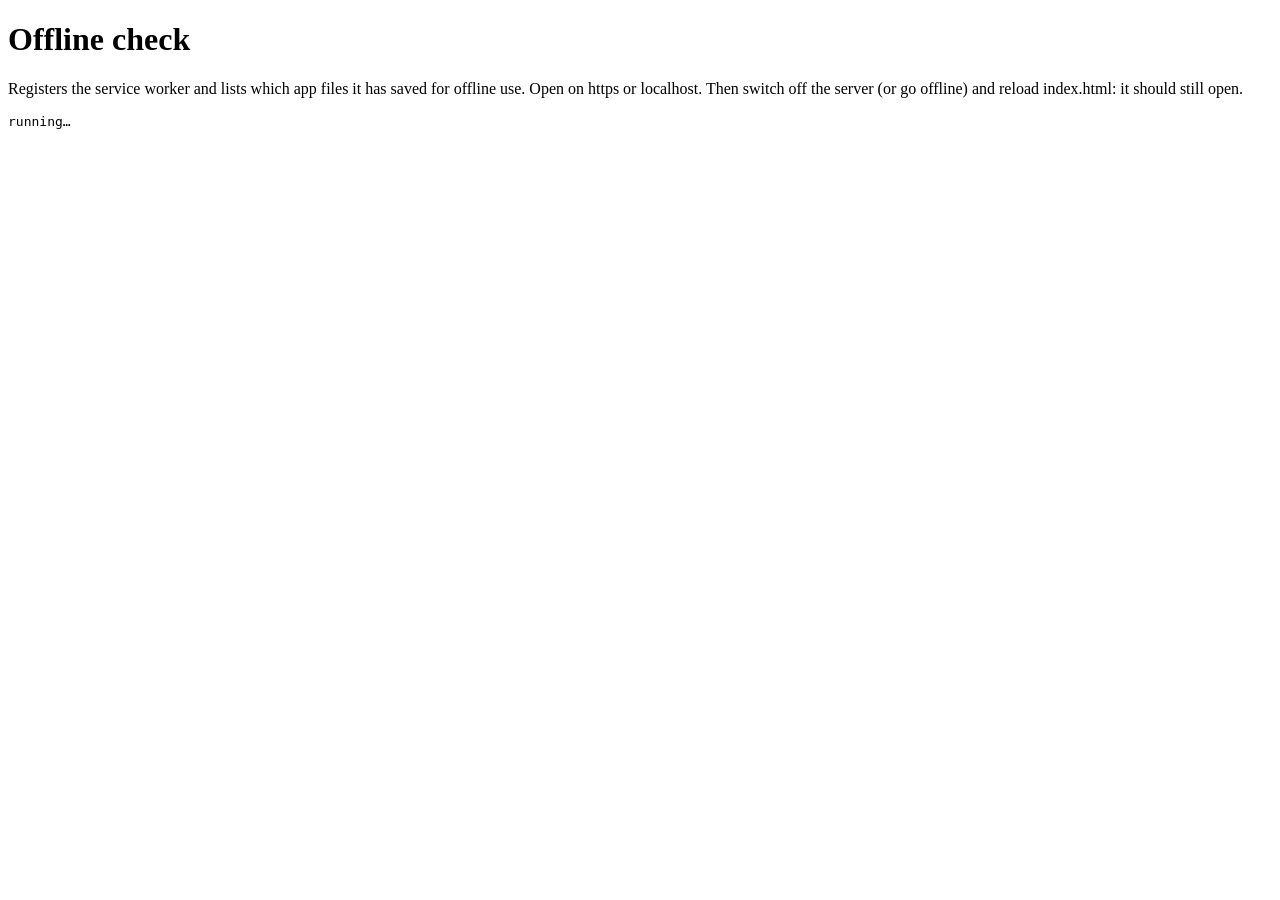
<file: tests/offline-check.html>
<!DOCTYPE html>
<html lang="en">
<head>
  <meta charset="UTF-8">
  <title>Gene Explorer: offline check</title>
</head>
<body>
  <h1>Offline check</h1>
  <p>Registers the service worker and lists which app files it has saved for offline use.
     Open on https or localhost. Then switch off the server (or go offline) and reload
     index.html: it should still open.</p>
  <pre id="out">running…</pre>
  <script>
    (async () => {
      const out = document.getElementById('out');
      try {
        await navigator.serviceWorker.register('../sw.js', { scope: '../' });
        await navigator.serviceWorker.ready;   // waits until install (precaching) has finished
        const keys = await caches.keys();
        const cache = await caches.open(keys[0]);
        const saved = (await cache.keys()).map(r => new URL(r.url).pathname);
        out.textContent = `PASS service worker active\ncache: ${keys.join(', ')}\n${saved.length} files saved:\n${saved.join('\n')}`;
      } catch (e) {
        out.textContent = 'FAIL ' + e.message;
      }
    })();
  </script>
</body>
</html>
</file>
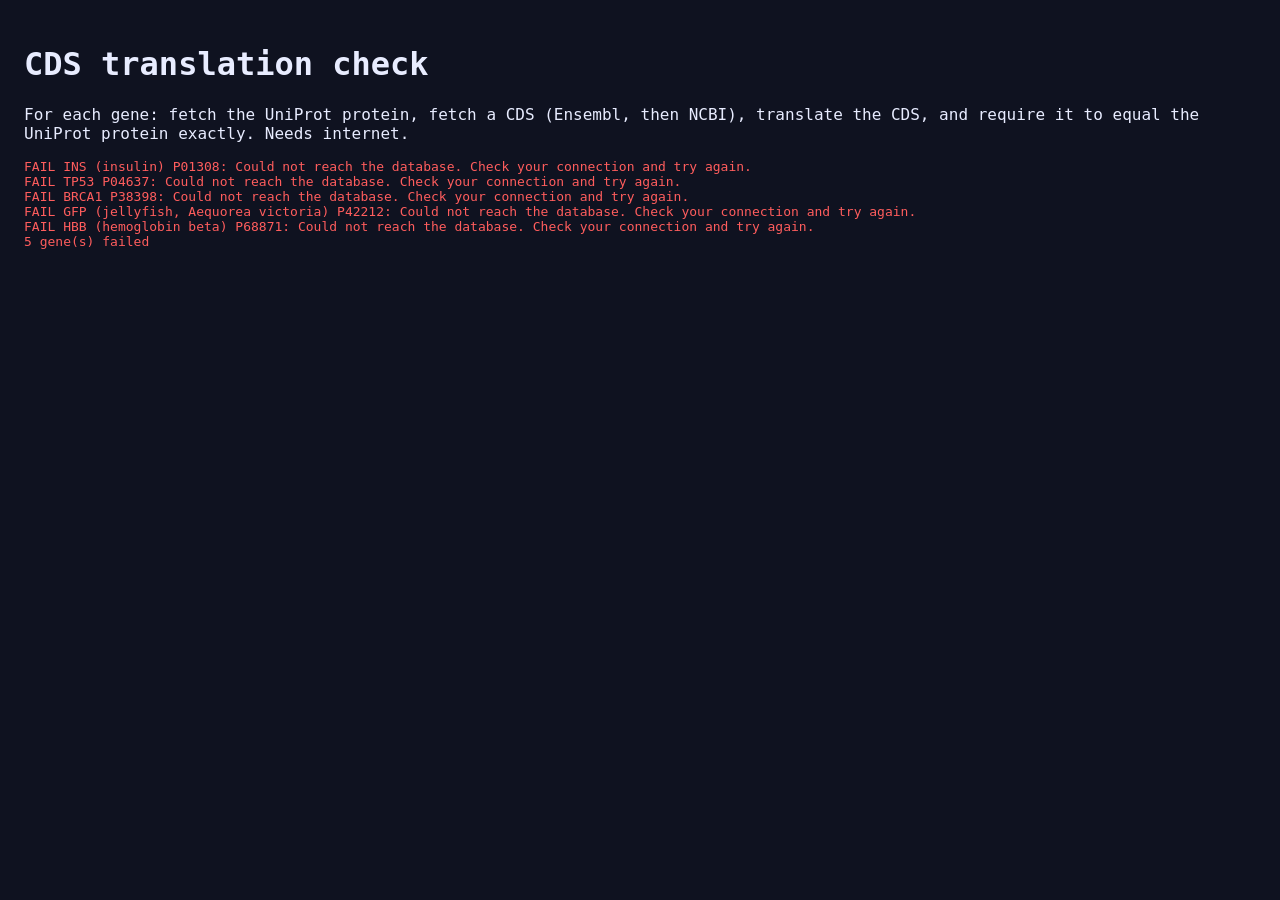
<file: tests/translation-check.html>
<!DOCTYPE html>
<html lang="en">
<head>
  <meta charset="UTF-8">
  <meta name="viewport" content="width=device-width, initial-scale=1">
  <title>Gene Explorer: CDS translation check</title>
  <style>
    body { font-family: ui-monospace, monospace; background: #0f1220; color: #e8ecff; padding: 16px; }
    .PASS { color: #4ade80; } .FAIL { color: #ff5d5d; } .RUN { color: #ffd43b; }
  </style>
</head>
<body>
  <h1>CDS translation check</h1>
  <p>For each gene: fetch the UniProt protein, fetch a CDS (Ensembl, then NCBI), translate the CDS,
     and require it to equal the UniProt protein exactly. Needs internet.</p>
  <pre id="out"></pre>

  <script src="../js/learn.js"></script>
  <script src="../js/api.js"></script>
  <script>
    // Accession numbers are the UniProt entries for the human gene unless noted.
    const GENES = [
      ['INS (insulin)', 'P01308'],
      ['TP53', 'P04637'],
      ['BRCA1', 'P38398'],
      ['GFP (jellyfish, Aequorea victoria)', 'P42212'],
      ['HBB (hemoglobin beta)', 'P68871']
    ];
    const out = document.getElementById('out');
    const line = (cls, text) => out.insertAdjacentHTML('beforeend', `<span class="${cls}">${text}</span>\n`);

    (async () => {
      let failures = 0;
      for (const [name, acc] of GENES) {
        try {
          const entry = await Api.getEntry(acc);
          const r = await Api.getCds(entry);
          if (r && r.differences === 0) {
            line('PASS', `PASS ${name} ${acc}: ${r.cds.length} bp from ${r.source} ${r.id} translates to all ${entry.sequence.length} aa`);
          } else {
            failures++;
            line('FAIL', `FAIL ${name} ${acc}: ` + (r ? `best candidate (${r.source} ${r.id}) differs at ${r.differences} position(s)` : 'no CDS found'));
          }
        } catch (e) {
          failures++;
          line('FAIL', `FAIL ${name} ${acc}: ${e.message}`);
        }
      }
      line(failures ? 'FAIL' : 'PASS', failures ? `${failures} gene(s) failed` : 'All genes passed');
      document.title = failures ? 'FAILED' : 'PASSED';
    })();
  </script>
</body>
</html>
</file>
<file: css/style.css>
/* Gene Explorer: retro pixel-art meets lab notebook.
   Base colours are fixed everywhere: A green, T red, G yellow, C blue. */

:root {
  --bg: #0f1220;
  --panel: #1a1f36;
  --panel-2: #232949;
  --border: #3a4170;
  --text: #e8ecff;
  --muted: #9aa3d0;

  --base-A: #4ade80;
  --base-T: #ff5d5d;
  --base-G: #ffd43b;
  --base-C: #4da3ff;

  /* Amino acid classes use different hues from the bases on purpose */
  --aa-nonpolar: #ff9f43;
  --aa-polar: #2dd4bf;
  --aa-basic: #a78bfa;
  --aa-acidic: #f472b6;

  --pixel-font: "Press Start 2P", ui-monospace, monospace;
  --mono: ui-monospace, "SF Mono", Menlo, Consolas, "DejaVu Sans Mono", monospace;
}

* { box-sizing: border-box; }

body {
  margin: 0;
  background: var(--bg);
  color: var(--text);
  font-family: var(--mono);
  font-size: 15px;
  line-height: 1.5;
  /* room for the fixed bottom nav */
  padding-bottom: calc(76px + env(safe-area-inset-bottom));
}

.pixel { font-family: var(--pixel-font); font-weight: normal; letter-spacing: 0; }

a { color: var(--base-C); }

/* ---------- top bar ---------- */
.top-bar {
  display: flex; align-items: center; gap: 10px;
  padding: 10px 16px;
  border-bottom: 4px solid var(--border);
  background: var(--panel);
  position: sticky; top: 0; z-index: 5;
}
.top-bar h1 { font-size: 13px; margin: 0; flex: 1; }
.logo-icon svg { width: 24px; height: 36px; display: block; }
.about-link {
  min-width: 44px; min-height: 44px; display: grid; place-items: center;
  font-family: var(--pixel-font); font-size: 14px; text-decoration: none;
  color: var(--text); border: 3px solid var(--border); background: var(--panel-2);
}

main { max-width: 640px; margin: 0 auto; padding: 16px; }
.screen { display: none; }
.screen.active { display: block; }

/* ---------- panels ---------- */
.panel {
  background: var(--panel);
  border: 3px solid var(--border);
  padding: 16px;
  margin-bottom: 16px;
}
.panel h2 { font-size: 13px; margin: 0 0 14px; line-height: 1.6; }
.panel h3 { font-size: 13px; margin: 18px 0 6px; color: var(--base-G); }
.note { color: var(--muted); font-size: 13px; }
.warn { color: var(--base-G); font-size: 13px; }
.error { color: var(--base-T); font-size: 14px; }

/* ---------- buttons: chunky, press down when tapped ---------- */
.btn {
  font-family: var(--pixel-font); font-size: 11px;
  min-height: 48px; padding: 12px 16px;
  color: #0f1220; background: var(--base-A);
  border: 3px solid #0f1220;
  box-shadow: 0 5px 0 #1f7a43, 0 0 0 3px var(--base-A);
  margin: 4px 3px 12px;
  cursor: pointer;
}
.btn:active { transform: translateY(5px); box-shadow: 0 0 0 #1f7a43, 0 0 0 3px var(--base-A); }
.btn.secondary {
  background: var(--panel-2); color: var(--text);
  box-shadow: 0 5px 0 #0a0c18, 0 0 0 3px var(--border);
}
.btn.secondary:active { box-shadow: 0 0 0 #0a0c18, 0 0 0 3px var(--border); }

/* ---------- inputs ---------- */
label { display: block; font-size: 13px; color: var(--muted); margin: 12px 0 4px; }
.text-input, .select, textarea {
  width: 100%; min-height: 44px; padding: 8px 10px;
  font-family: var(--mono); font-size: 16px; /* 16px stops iOS zooming on focus */
  color: var(--text); background: var(--bg);
  border: 3px solid var(--border); border-radius: 0;
}
.text-input:focus, .select:focus, textarea:focus { outline: none; border-color: var(--base-C); }
.text-input:disabled { opacity: 0.5; }
.input-row { display: flex; gap: 8px; }
.input-row .text-input { flex: 1 1 auto; min-width: 0; }
.input-row .select { flex: 0 0 96px; width: 96px; }

.chips { display: flex; flex-wrap: wrap; gap: 8px; margin: 12px 0; }
.chip {
  min-height: 44px; display: inline-flex; align-items: center; padding: 0 14px;
  border: 3px solid var(--border); background: var(--panel-2);
  color: var(--text); font-family: var(--mono); font-size: 14px; cursor: pointer;
}
.chip.disabled { opacity: 0.5; cursor: default; }
.chip.active { border-color: var(--base-G); color: var(--base-G); }

.segmented { display: flex; margin-bottom: 16px; }
.seg-btn {
  flex: 1; min-height: 48px; font-family: var(--pixel-font); font-size: 10px;
  color: var(--muted); background: var(--panel); border: 3px solid var(--border);
  cursor: pointer;
}
.seg-btn.active { color: var(--bg); background: var(--base-C); border-color: var(--base-C); }

/* ---------- toolkit tiles ---------- */
.tile-grid { display: grid; grid-template-columns: 1fr 1fr; gap: 12px; }
.tile {
  min-height: 130px; padding: 14px 8px;
  display: flex; flex-direction: column; align-items: center; justify-content: center; gap: 12px;
  background: var(--panel); border: 3px solid var(--border);
  box-shadow: 0 5px 0 #0a0c18;
  color: var(--text); font-family: var(--pixel-font); font-size: 10px; line-height: 1.6;
  text-align: center; cursor: pointer;
}
.tile:active { transform: translateY(5px); box-shadow: none; }
.tile svg { width: 48px; height: 48px; }

.back-btn { margin: 0 0 12px; }

/* ---------- calculator output ---------- */
.formula {
  font-size: 18px; text-align: center; padding: 10px;
  background: var(--bg); border: 3px dashed var(--border); margin-bottom: 8px;
}
.result {
  margin-top: 8px; padding: 14px;
  background: var(--bg); border: 3px solid var(--base-A);
}
.result.bad { border-color: var(--base-T); }
.result .answer { font-size: 20px; color: var(--base-A); word-break: break-word; }
.result h3 { margin-top: 14px; }
.steps { padding-left: 22px; margin: 6px 0 0; }
.steps li { margin-bottom: 6px; word-break: break-word; }

/* ---------- bases and sequences ---------- */
.b-A { color: var(--base-A); } .b-T, .b-U { color: var(--base-T); }
.b-G { color: var(--base-G); } .b-C { color: var(--base-C); }
.codon { font-weight: bold; letter-spacing: 1px; }

/* ---------- codon table ---------- */
.base-tabs { display: grid; grid-template-columns: repeat(4, 1fr); gap: 8px; margin-bottom: 12px; }
.base-tab {
  min-height: 48px; font-family: var(--pixel-font); font-size: 14px;
  background: var(--panel); border: 3px solid var(--border); cursor: pointer;
}
.base-tab.active { background: var(--panel-2); }
.codon-grid { display: grid; grid-template-columns: 28px repeat(4, 1fr); gap: 4px; margin-bottom: 12px; }
.codon-grid .axis { display: grid; place-items: center; font-family: var(--pixel-font); font-size: 12px; min-height: 28px; }
.codon-btn {
  min-height: 48px; padding: 2px; background: var(--panel); border: 3px solid var(--border);
  font-family: var(--mono); font-size: 13px; line-height: 1.25; color: var(--text); cursor: pointer;
}
.codon-btn small { display: block; color: var(--muted); font-size: 11px; }
.codon-btn.dim { opacity: 0.3; }
.codon-btn.hit { border-color: var(--base-G); background: var(--panel-2); }
.codon-btn.sel { border-color: var(--text); }
.aa-chip-row { display: flex; flex-wrap: wrap; gap: 6px; margin-bottom: 12px; }
.aa-chip { min-width: 44px; min-height: 44px; padding: 0 6px; border: 3px solid var(--border); background: var(--panel);
  font-family: var(--mono); font-size: 15px; font-weight: bold; color: var(--text); cursor: pointer; }
.aa-chip.active { border-color: var(--base-G); color: var(--base-G); }

/* ---------- amino acid cards ---------- */
.aa-card { background: var(--panel); border: 3px solid var(--border); border-left-width: 10px; padding: 12px; margin-bottom: 12px; }
.aa-card.nonpolar { border-left-color: var(--aa-nonpolar); }
.aa-card.polar { border-left-color: var(--aa-polar); }
.aa-card.basic { border-left-color: var(--aa-basic); }
.aa-card.acidic { border-left-color: var(--aa-acidic); }
.aa-head { display: flex; align-items: center; gap: 12px; }
.aa-letter { font-family: var(--pixel-font); font-size: 28px; width: 40px; text-align: center; }
.aa-name { font-weight: bold; font-size: 16px; }
.aa-sub { color: var(--muted); font-size: 13px; }
.aa-detail { margin-top: 8px; font-size: 14px; }

/* ---------- bottom navigation ---------- */
.bottom-nav {
  position: fixed; left: 0; right: 0; bottom: 0; z-index: 10;
  display: flex; background: var(--panel); border-top: 4px solid var(--border);
  padding-bottom: env(safe-area-inset-bottom);
}
.bottom-nav a {
  flex: 1; min-height: 64px; display: flex; flex-direction: column; align-items: center; justify-content: center; gap: 6px;
  text-decoration: none; color: var(--muted); font-size: 8px;
}
.bottom-nav a .nav-icon { font-size: 18px; line-height: 1; }
.bottom-nav a.active { color: var(--base-G); background: var(--panel-2); }

/* ---------- Phase 2: explore ---------- */
.result-row {
  display: block; padding: 12px; margin-bottom: 10px; min-height: 56px;
  background: var(--panel); border: 3px solid var(--border); border-left: 10px solid var(--base-C);
  color: var(--text); text-decoration: none;
}
.result-row:active { background: var(--panel-2); }

/* Loading bar that fills like a health bar, in chunky steps */
.loadbar { height: 20px; border: 3px solid var(--border); background: var(--bg); margin: 8px 0 4px; }
.loadbar-fill { height: 100%; background: var(--base-A); transition: width 0.6s steps(10); }

.facts { width: 100%; border-collapse: collapse; margin-bottom: 8px; }
.facts th, .facts td { text-align: left; vertical-align: top; padding: 6px 8px 6px 0; border-bottom: 1px dashed var(--border); font-size: 14px; }
.facts th { color: var(--muted); font-weight: normal; width: 42%; }
.plain-list { padding-left: 18px; margin: 4px 0; }
.plain-list li { margin-bottom: 6px; font-size: 14px; }
details summary { cursor: pointer; color: var(--base-C); min-height: 32px; }

/* "What does this mean?" term buttons */
.term {
  font: inherit; color: var(--base-C); background: none; border: none;
  border-bottom: 2px dotted var(--base-C); padding: 6px 0; margin: 0; cursor: pointer; text-align: left;
}
.sheet { position: fixed; inset: 0; z-index: 20; background: rgba(0, 0, 0, 0.6); display: flex; align-items: flex-end; }
.sheet[hidden] { display: none; }
.sheet-box { width: 100%; max-width: 640px; margin: 0 auto; background: var(--panel); border-top: 4px solid var(--base-G);
  padding: 16px 16px calc(16px + env(safe-area-inset-bottom)); }
.sheet-box h3 { font-size: 12px; color: var(--base-G); line-height: 1.6; margin: 0 0 10px; }

/* Swipeable panels: side by side, snapping to each one */
.panels { display: flex; overflow-x: auto; scroll-snap-type: x mandatory; gap: 0; -webkit-overflow-scrolling: touch; }
.panel-slide { flex: 0 0 100%; scroll-snap-align: start; min-width: 0; }
.panel-tabs { margin-top: 4px; }

.seq { font-size: 13px; line-height: 1.8; word-break: break-all; background: var(--bg); border: 3px solid var(--border); padding: 10px; margin: 8px 0; max-height: 320px; overflow-y: auto; }
.start-codon { background: rgba(74, 222, 128, 0.35); outline: 1px solid var(--base-A); }
.stop-codon { background: rgba(255, 93, 93, 0.35); outline: 1px solid var(--base-T); }
.match-ok { color: var(--base-A); font-size: 14px; }
.legend { display: flex; flex-wrap: wrap; gap: 10px; font-size: 13px; margin-bottom: 6px; }
.aa-nonpolar { color: var(--aa-nonpolar); } .aa-polar { color: var(--aa-polar); }
.aa-basic { color: var(--aa-basic); } .aa-acidic { color: var(--aa-acidic); } .aa-other { color: var(--muted); }

/* ---------- CDS strand view ---------- */
.view-switch { margin: 8px 0 0; }
.view-switch .seg-btn { min-height: 44px; }
.strand-scroll {
  height: 420px; overflow-y: auto; margin: 8px 0;
  background: var(--bg); border: 3px solid var(--border);
  overscroll-behavior: contain;   /* reaching the end doesn't scroll the whole page */
}
.strand-scroll canvas { display: block; position: sticky; top: 0; cursor: pointer; }
.strand-info { min-height: 44px; font-size: 14px; color: var(--text); }
.strand-modes { margin: 8px 0 0; }
.strand-modes .seg-btn { min-height: 44px; font-size: 9px; }
.strand-info p { margin: 8px 0; }
.mut-row { display: flex; align-items: center; flex-wrap: wrap; gap: 6px; margin: 8px 0; }
.mut-row > span { width: 92px; color: var(--muted); font-size: 13px; }
.base-btn {
  width: 44px; height: 44px; font-family: var(--mono); font-size: 18px; font-weight: bold;
  background: var(--panel-2); border: 3px solid var(--border); cursor: pointer;
  box-shadow: 0 4px 0 #0a0c18;
}
.base-btn:active { transform: translateY(4px); box-shadow: none; }
.del-btn { margin: 0; min-height: 44px; }
.mut-result .answer { font-size: 18px; }
.notation { font-size: 15px; }
.primer-guide { background: var(--panel-2); border: 3px solid var(--border); padding: 8px 12px; margin: 8px 0; font-size: 14px; }
.primer-guide summary { font-weight: bold; }
.primer-step { color: var(--base-G); font-size: 14px; }

/* ---------- Phase 3 ---------- */
/* Pixel font served from the app itself, so it works offline */
@font-face {
  font-family: "Press Start 2P";
  src: url("../assets/fonts/press-start-2p-latin.woff2") format("woff2");
  font-display: swap;
}
.sound-btn {
  min-width: 44px; min-height: 44px; padding: 0 8px; font-size: 8px;
  color: var(--base-A); background: var(--panel-2); border: 3px solid var(--border); cursor: pointer;
}
.sound-btn.off { color: var(--muted); }

/* 3D viewer: touch-action none lets 3Dmol use finger drags instead of the page scrolling */
.af-viewer { position: relative; width: 100%; height: 340px; border: 3px solid var(--border); touch-action: none; }
.legend-list { list-style: none; padding: 0; margin: 6px 0; font-size: 14px; }
.legend-list li { display: flex; align-items: center; gap: 8px; margin-bottom: 6px; }
.swatch { width: 16px; height: 16px; flex: 0 0 16px; border: 2px solid var(--bg); }

/* Quiz */
.xp-row { display: flex; justify-content: space-between; align-items: center; font-family: var(--pixel-font); font-size: 10px; margin-bottom: 6px; }
.xp-bar { height: 16px; border: 3px solid var(--border); background: var(--bg); margin-bottom: 14px; }
.xp-fill { height: 100%; background: var(--base-G); transition: width 0.4s steps(8); }
.quiz-q { font-size: 17px; margin: 6px 0 14px; }
.quiz-options { display: grid; gap: 10px; }
.quiz-opt {
  min-height: 52px; padding: 10px; text-align: left; font-family: var(--mono); font-size: 16px;
  color: var(--text); background: var(--panel-2); border: 3px solid var(--border); cursor: pointer;
  box-shadow: 0 4px 0 #0a0c18;
}
.quiz-opt:active { transform: translateY(4px); box-shadow: none; }
.quiz-opt.right { border-color: var(--base-A); color: var(--base-A); }
.quiz-opt.wrong { border-color: var(--base-T); color: var(--base-T); }
.quiz-opt:disabled { cursor: default; }

/* Phase 4: links styled as buttons, and make sure "hidden" always wins */
a.btn { display: inline-block; text-decoration: none; }
[hidden] { display: none !important; }
</file>
